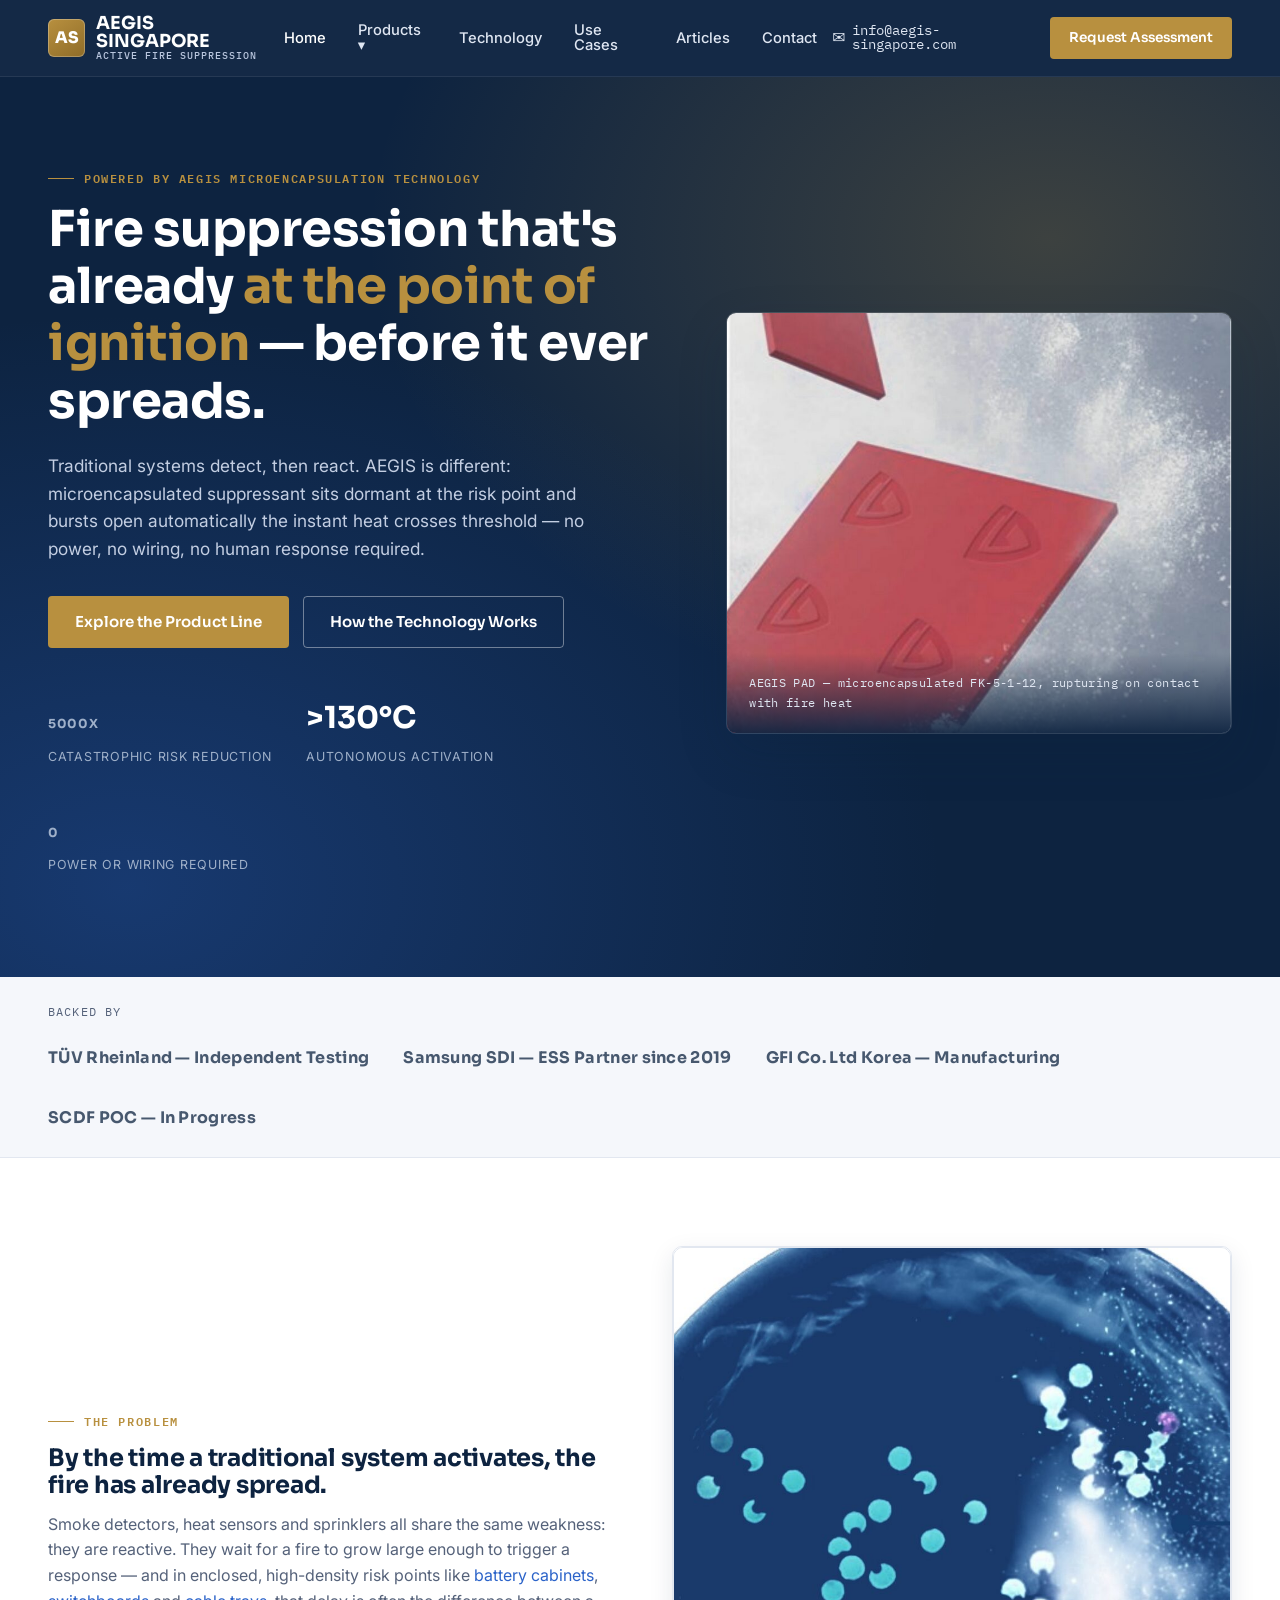
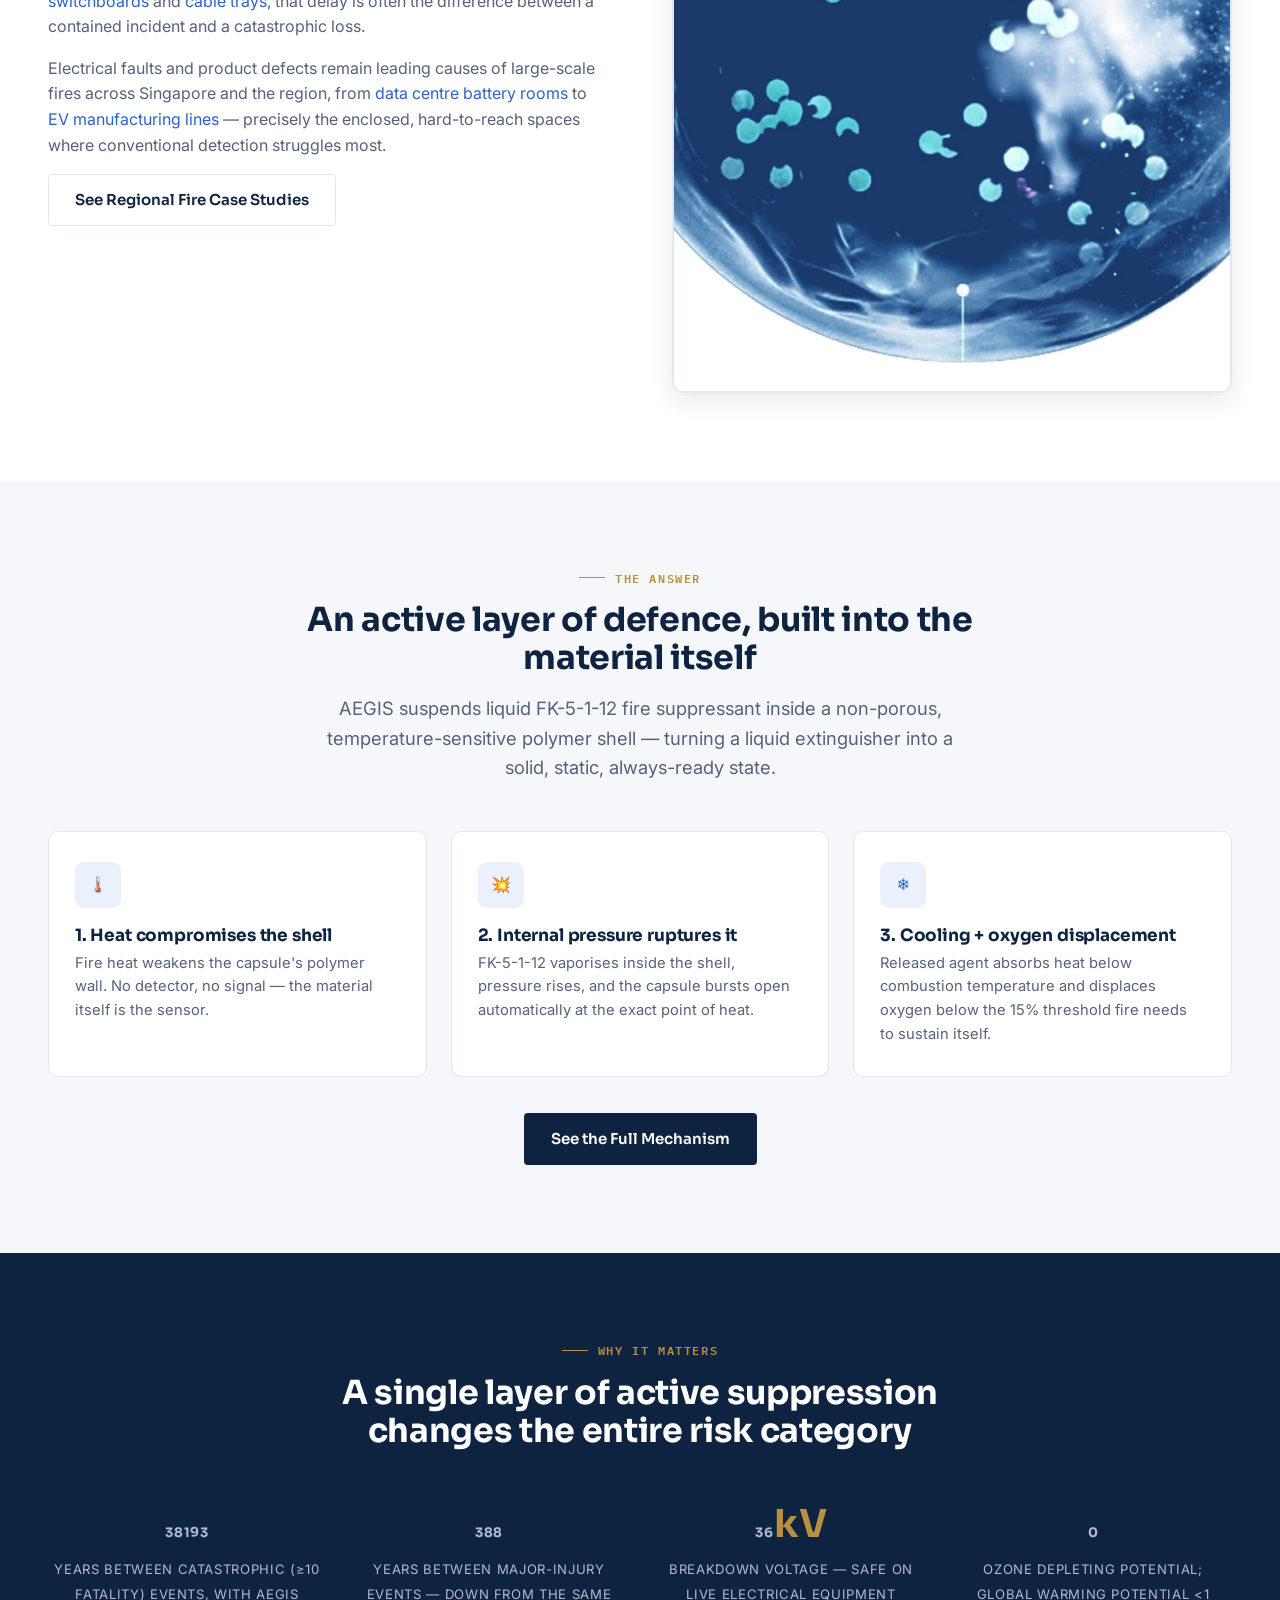
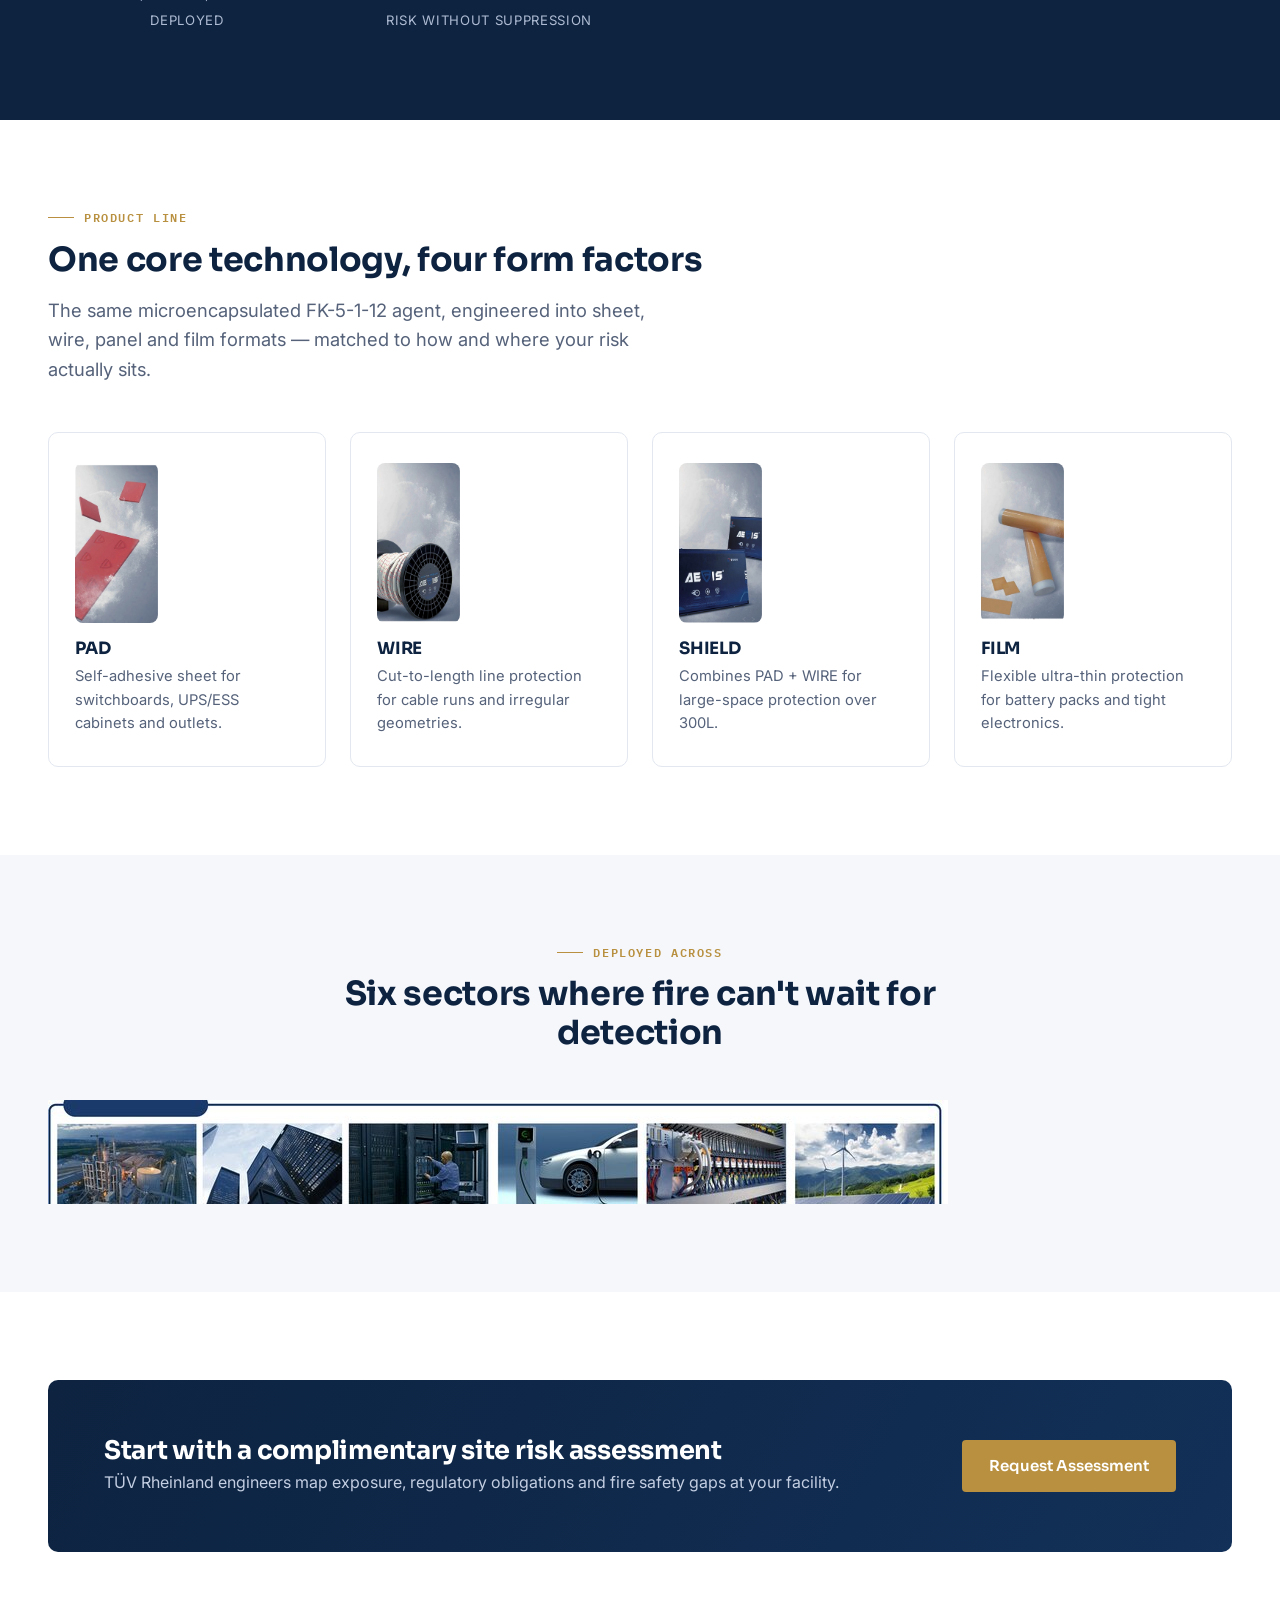
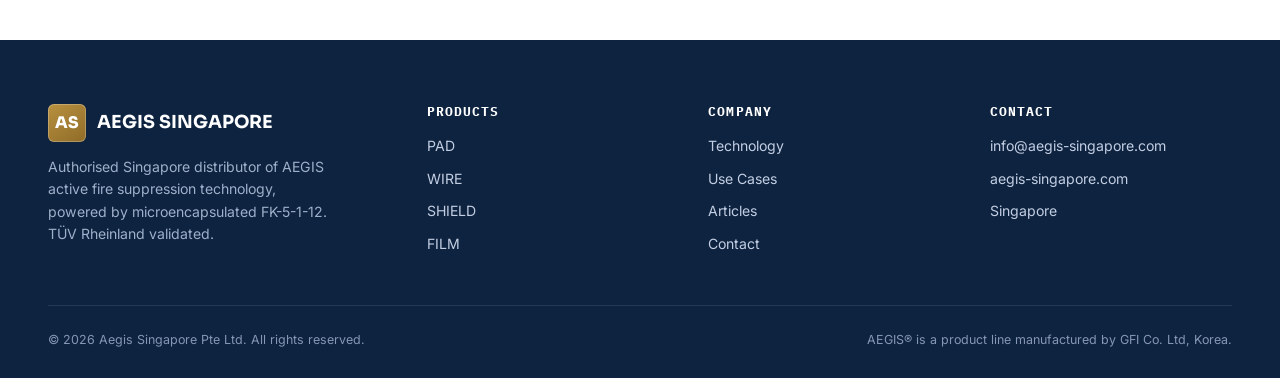
<file: index.html>
<!DOCTYPE html>
<html lang="en">
<head>
<meta charset="UTF-8">
<meta name="viewport" content="width=device-width, initial-scale=1.0">
<title>Aegis Singapore | Active Fire Suppression Technology, Not Just Detection</title>
<meta name="description" content="Aegis Singapore distributes AEGIS active fire suppression technology — microencapsulated FK-5-1-12 that extinguishes fires at the point of ignition, before they spread. Serving ESS, data centres, EVs and industrial facilities across Singapore and Southeast Asia.">
<meta name="keywords" content="active fire suppression Singapore, AEGIS microcapsule, FK-5-1-12 fire suppression, ESS fire safety, data centre fire suppression, EV battery fire prevention, passive fire protection Singapore, TÜV Rheinland fire safety">
<link rel="canonical" href="https://aegis-singapore.com/">
<meta property="og:type" content="website">
<meta property="og:title" content="Aegis Singapore | Active Fire Suppression Technology">
<meta property="og:description" content="Microencapsulated fire suppression that activates at the point of ignition — before fire ever spreads. TÜV Rheinland validated. Deployed with Samsung SDI since 2019.">
<meta property="og:url" content="https://aegis-singapore.com/">
<meta name="robots" content="index, follow">
<link rel="preconnect" href="https://fonts.googleapis.com">
<link href="https://fonts.googleapis.com/css2?family=Sora:wght@500;600;700;800&family=Inter:wght@400;500;600&family=IBM+Plex+Mono:wght@500;600&display=swap" rel="stylesheet">
<link rel="stylesheet" href="assets/css/style.css">
<script type="application/ld+json">
{
  "@context": "https://schema.org",
  "@type": "Organization",
  "name": "Aegis Singapore Pte Ltd",
  "url": "https://aegis-singapore.com",
  "email": "info@aegis-singapore.com",
  "description": "Authorised Singapore distributor of AEGIS active fire suppression technology, powered by microencapsulated FK-5-1-12.",
  "areaServed": "Singapore, Southeast Asia",
  "sameAs": []
}
</script>
</head>
<body>

<header class="site-header">
  <div class="header-inner">
    <a href="index.html" class="brand">
      <span class="brand-mark">AS</span>
      <span>AEGIS SINGAPORE<small>Active Fire Suppression</small></span>
    </a>
    <nav class="main-nav">
      <ul>
        <li><a href="index.html" class="nav-link active">Home</a></li>
        <li class="has-dropdown">
          <a href="products.html" class="nav-link">Products ▾</a>
          <div class="dropdown">
            <a href="products.html#pad"><strong>PAD</strong><span>Self-activating sheet for panels &amp; enclosures</span></a>
            <a href="products.html#wire"><strong>WIRE</strong><span>Linear protection for irregular hazards</span></a>
            <a href="products.html#shield"><strong>SHIELD</strong><span>Large-space active detection &amp; suppression</span></a>
            <a href="products.html#film"><strong>FILM</strong><span>Ultra-thin protection for tight spaces</span></a>
          </div>
        </li>
        <li><a href="technology.html" class="nav-link">Technology</a></li>
        <li><a href="use-cases.html" class="nav-link">Use Cases</a></li>
        <li><a href="articles.html" class="nav-link">Articles</a></li>
        <li><a href="contact.html" class="nav-link">Contact</a></li>
      </ul>
    </nav>
    <div class="header-cta">
      <a class="tel-link" href="mailto:info@aegis-singapore.com">info@aegis-singapore.com</a>
      <a href="contact.html" class="btn btn-gold btn-sm">Request Assessment</a>
      <button class="menu-toggle" aria-label="Toggle menu">☰</button>
    </div>
  </div>
</header>

<!-- HERO -->
<section class="hero">
  <div class="container hero-grid">
    <div>
      <div class="eyebrow">Powered by AEGIS Microencapsulation Technology</div>
      <h1>Fire suppression that's already <em>at the point of ignition</em> — before it ever spreads.</h1>
      <p class="lede">Traditional systems detect, then react. AEGIS is different: microencapsulated suppressant sits dormant at the risk point and bursts open automatically the instant heat crosses threshold — no power, no wiring, no human response required.</p>
      <div class="hero-actions">
        <a href="products.html" class="btn btn-gold">Explore the Product Line</a>
        <a href="technology.html" class="btn btn-ghost-light">How the Technology Works</a>
      </div>
      <div class="hero-stats">
        <div class="stat"><b><span data-count="5000" data-suffix="x">0</span></b><span>Catastrophic risk reduction</span></div>
        <div class="stat"><b>&gt;130°C</b><span>Autonomous activation</span></div>
        <div class="stat"><b><span data-count="0">0</span></b><span>Power or wiring required</span></div>
      </div>
    </div>
    <div class="hero-visual">
      <div class="tri-panel">
        <img src="assets/images/pad_hero.jpg" alt="AEGIS PAD microcapsule fire suppression sheet bursting open on contact with heat" loading="eager">
        <div class="tri-caption">AEGIS PAD — microencapsulated FK-5-1-12, rupturing on contact with fire heat</div>
      </div>
    </div>
  </div>
</section>

<div class="trust-bar">
  <div class="container">
    <span class="trust-label">Backed by</span>
    <div class="trust-marks">
      <span>TÜV Rheinland — Independent Testing</span>
      <span>Samsung SDI — ESS Partner since 2019</span>
      <span>GFI Co. Ltd Korea — Manufacturing</span>
      <span>SCDF POC — In Progress</span>
    </div>
  </div>
</div>

<!-- PROBLEM -->
<section>
  <div class="container">
    <div class="split">
      <div class="reveal">
        <div class="eyebrow">The Problem</div>
        <h2>By the time a traditional system activates, the fire has already spread.</h2>
        <p>Smoke detectors, heat sensors and sprinklers all share the same weakness: they are reactive. They wait for a fire to grow large enough to trigger a response — and in enclosed, high-density risk points like <a href="products.html#shield">battery cabinets</a>, <a href="products.html#pad">switchboards</a> and <a href="products.html#wire">cable trays</a>, that delay is often the difference between a contained incident and a catastrophic loss.</p>
        <p>Electrical faults and product defects remain leading causes of large-scale fires across Singapore and the region, from <a href="articles/singapore-data-center-fire.html">data centre battery rooms</a> to <a href="articles/malaysia-ev-factory-fire.html">EV manufacturing lines</a> — precisely the enclosed, hard-to-reach spaces where conventional detection struggles most.</p>
        <a href="articles.html" class="btn btn-ghost">See Regional Fire Case Studies</a>
      </div>
      <div class="reveal">
        <div class="imgwrap">
          <img src="assets/images/microcapsule.jpg" alt="Cross-section illustration of AEGIS microcapsules containing FK-5-1-12 fire suppressant">
        </div>
      </div>
    </div>
  </div>
</section>

<!-- HOW IT WORKS -->
<section style="background:var(--mist);">
  <div class="container">
    <div class="section-head center">
      <div class="eyebrow" style="justify-content:center;">The Answer</div>
      <h2>An active layer of defence, built into the material itself</h2>
      <p class="lede" style="margin:0 auto;">AEGIS suspends liquid FK-5-1-12 fire suppressant inside a non-porous, temperature-sensitive polymer shell — turning a liquid extinguisher into a solid, static, always-ready state.</p>
    </div>
    <div class="grid grid-3">
      <div class="card reveal">
        <div class="icn">🌡️</div>
        <h3>1. Heat compromises the shell</h3>
        <p>Fire heat weakens the capsule's polymer wall. No detector, no signal — the material itself is the sensor.</p>
      </div>
      <div class="card reveal">
        <div class="icn">💥</div>
        <h3>2. Internal pressure ruptures it</h3>
        <p>FK-5-1-12 vaporises inside the shell, pressure rises, and the capsule bursts open automatically at the exact point of heat.</p>
      </div>
      <div class="card reveal">
        <div class="icn">❄️</div>
        <h3>3. Cooling + oxygen displacement</h3>
        <p>Released agent absorbs heat below combustion temperature and displaces oxygen below the 15% threshold fire needs to sustain itself.</p>
      </div>
    </div>
    <div style="text-align:center; margin-top:36px;">
      <a href="technology.html" class="btn btn-primary">See the Full Mechanism</a>
    </div>
  </div>
</section>

<!-- STATS BAND -->
<section class="stats-band">
  <div class="container">
    <div class="section-head center" style="margin-bottom:44px;">
      <div class="eyebrow" style="justify-content:center; color:var(--gold);">Why It Matters</div>
      <h2 style="color:#fff;">A single layer of active suppression changes the entire risk category</h2>
    </div>
    <div class="grid grid-4">
      <div class="reveal"><b><span data-count="50068">0</span></b><span>Years between catastrophic (≥10 fatality) events, with AEGIS deployed</span></div>
      <div class="reveal"><b><span data-count="509">0</span></b><span>Years between major-injury events — down from the same risk without suppression</span></div>
      <div class="reveal"><b><span data-count="48">0</span>kV</b><span>Breakdown voltage — safe on live electrical equipment</span></div>
      <div class="reveal"><b><span data-count="0">0</span></b><span>Ozone depleting potential; global warming potential &lt;1</span></div>
    </div>
  </div>
</section>

<!-- PRODUCTS PREVIEW -->
<section>
  <div class="container">
    <div class="section-head">
      <div class="eyebrow">Product Line</div>
      <h2>One core technology, four form factors</h2>
      <p class="lede">The same microencapsulated FK-5-1-12 agent, engineered into sheet, wire, panel and film formats — matched to how and where your risk actually sits.</p>
    </div>
    <div class="grid grid-4">
      <div class="card reveal">
        <img src="assets/images/pad_hero.jpg" alt="AEGIS PAD product" style="border-radius:8px; margin-bottom:16px; height:160px; object-fit:cover;">
        <h3>PAD</h3>
        <p>Self-adhesive sheet for switchboards, UPS/ESS cabinets and outlets.</p>
      </div>
      <div class="card reveal">
        <img src="assets/images/wire_hero.jpg" alt="AEGIS WIRE product" style="border-radius:8px; margin-bottom:16px; height:160px; object-fit:cover;">
        <h3>WIRE</h3>
        <p>Cut-to-length line protection for cable runs and irregular geometries.</p>
      </div>
      <div class="card reveal">
        <img src="assets/images/shield_hero.jpg" alt="AEGIS SHIELD product" style="border-radius:8px; margin-bottom:16px; height:160px; object-fit:cover;">
        <h3>SHIELD</h3>
        <p>Combines PAD + WIRE for large-space protection over 300L.</p>
      </div>
      <div class="card reveal">
        <img src="assets/images/film_hero.jpg" alt="AEGIS FILM product" style="border-radius:8px; margin-bottom:16px; height:160px; object-fit:cover;">
        <h3>FILM</h3>
        <p>Flexible ultra-thin protection for battery packs and tight electronics.</p>
      </div>
    </div>
  </div>
</section>

<!-- INDUSTRIES -->
<section style="background:var(--mist);">
  <div class="container">
    <div class="section-head center">
      <div class="eyebrow" style="justify-content:center;">Deployed Across</div>
      <h2>Six sectors where fire can't wait for detection</h2>
    </div>
    <div class="imgwrap reveal">
      <img src="assets/images/app_industries_row.jpg" alt="AEGIS deployed across industrial facilities, built environment, electronics and communications, transportation and logistics, electrical equipment, and ESS wind and solar power systems">
    </div>
  </div>
</section>

<!-- CTA -->
<section>
  <div class="container">
    <div class="cta-band reveal">
      <div>
        <h2>Start with a complimentary site risk assessment</h2>
        <p>TÜV Rheinland engineers map exposure, regulatory obligations and fire safety gaps at your facility.</p>
      </div>
      <a href="contact.html" class="btn btn-gold">Request Assessment</a>
    </div>
  </div>
</section>

<footer class="site-footer">
  <div class="container">
    <div class="footer-grid">
      <div class="footer-brand">
        <div class="brand" style="margin-bottom:14px;">
          <span class="brand-mark">AS</span>
          <span style="color:#fff;">AEGIS SINGAPORE</span>
        </div>
        <p>Authorised Singapore distributor of AEGIS active fire suppression technology, powered by microencapsulated FK-5-1-12. TÜV Rheinland validated.</p>
      </div>
      <div>
        <h4>Products</h4>
        <ul>
          <li><a href="products.html#pad">PAD</a></li>
          <li><a href="products.html#wire">WIRE</a></li>
          <li><a href="products.html#shield">SHIELD</a></li>
          <li><a href="products.html#film">FILM</a></li>
        </ul>
      </div>
      <div>
        <h4>Company</h4>
        <ul>
          <li><a href="technology.html">Technology</a></li>
          <li><a href="use-cases.html">Use Cases</a></li>
          <li><a href="articles.html">Articles</a></li>
          <li><a href="contact.html">Contact</a></li>
        </ul>
      </div>
      <div>
        <h4>Contact</h4>
        <ul>
          <li><a href="mailto:info@aegis-singapore.com">info@aegis-singapore.com</a></li>
          <li><a href="https://aegis-singapore.com">aegis-singapore.com</a></li>
          <li>Singapore</li>
        </ul>
      </div>
    </div>
    <div class="footer-bottom">
      <span>© 2026 Aegis Singapore Pte Ltd. All rights reserved.</span>
      <span>AEGIS® is a product line manufactured by GFI Co. Ltd, Korea.</span>
    </div>
  </div>
</footer>

<script src="assets/js/main.js"></script>
</body>
</html>
</file>
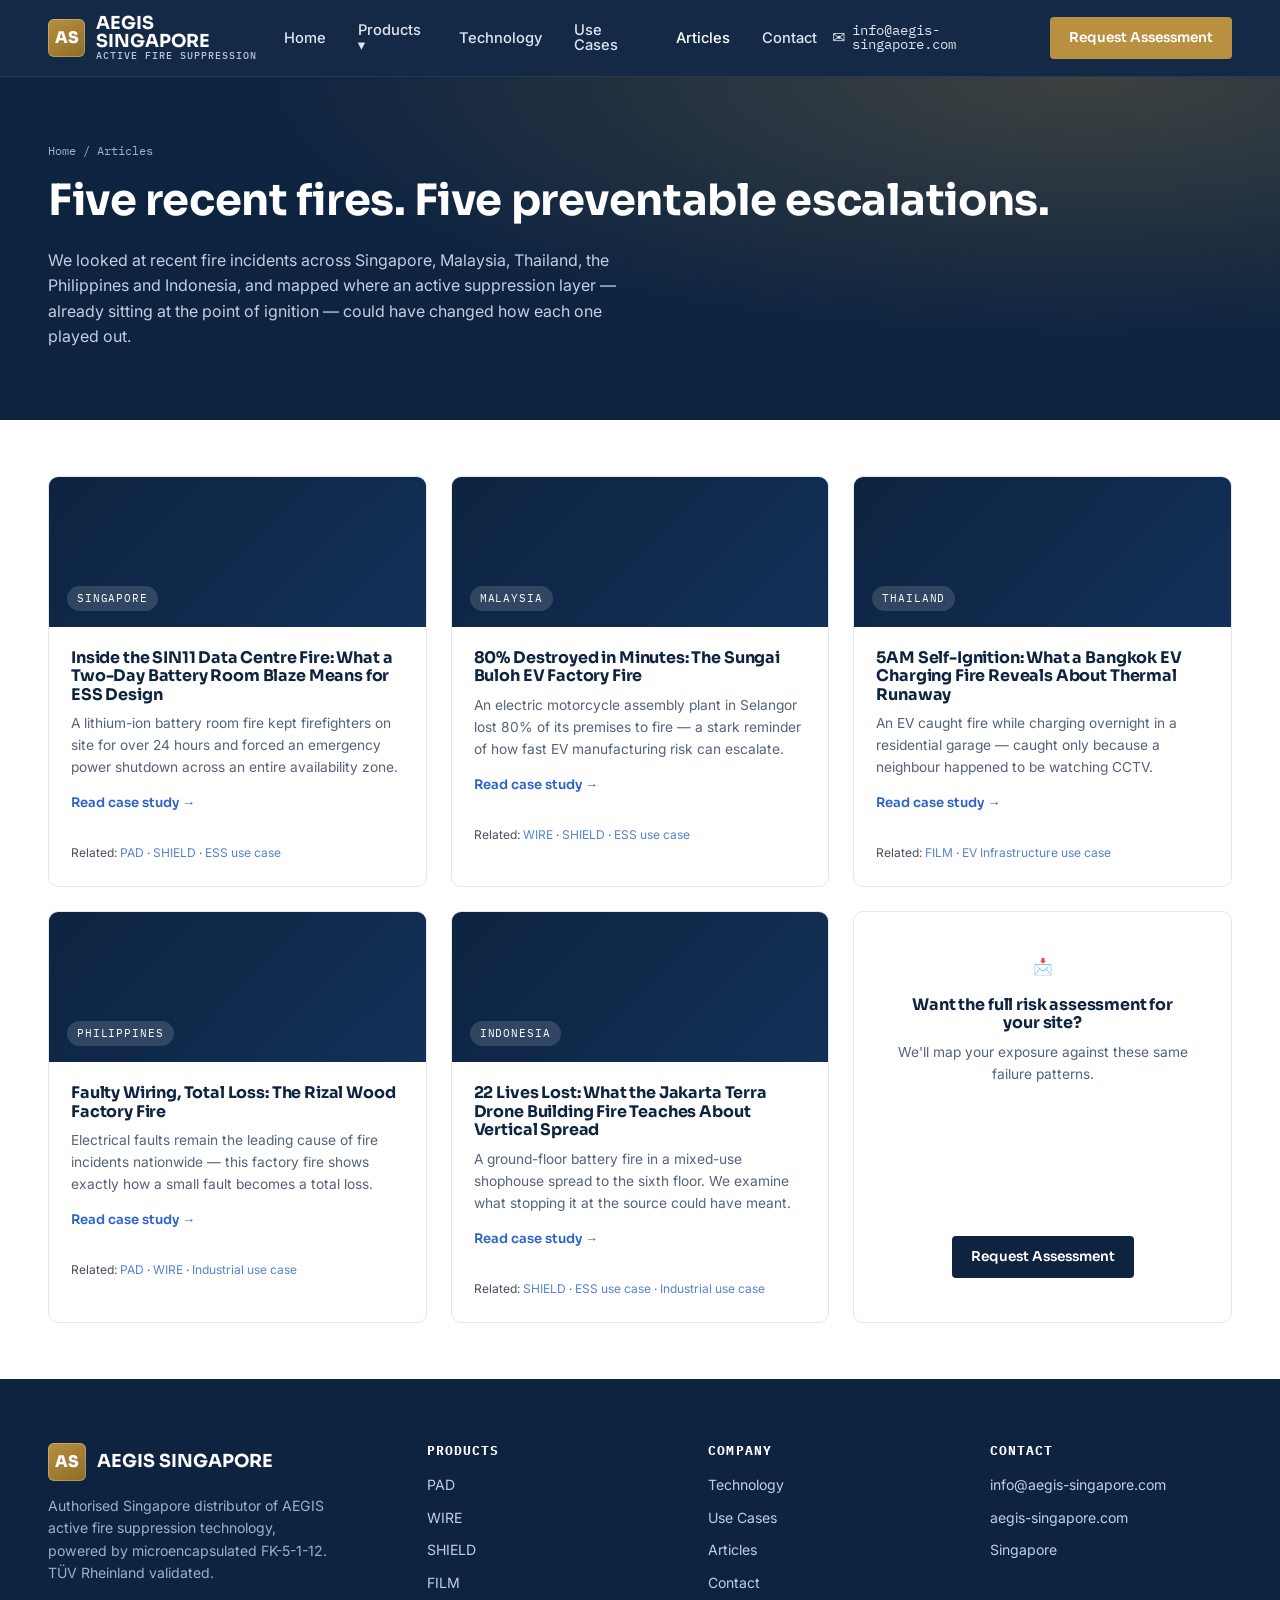
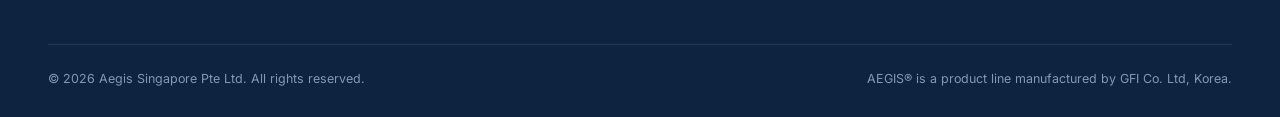
<file: articles.html>
<!DOCTYPE html>
<html lang="en">
<head>
<meta charset="UTF-8">
<meta name="viewport" content="width=device-width, initial-scale=1.0">
<title>Articles | Southeast Asia Fire Case Studies — Aegis Singapore</title>
<meta name="description" content="Five recent Southeast Asian fire incidents — Singapore, Malaysia, Thailand, the Philippines and Indonesia — analysed for how active AEGIS fire suppression could have reduced escalation or casualties.">
<meta name="keywords" content="Southeast Asia fire case studies, Singapore data centre fire, Malaysia factory fire, Thailand EV fire, Philippines electrical fire, Indonesia building fire">
<link rel="canonical" href="https://aegis-singapore.com/articles.html">
<link rel="preconnect" href="https://fonts.googleapis.com">
<link href="https://fonts.googleapis.com/css2?family=Sora:wght@500;600;700;800&family=Inter:wght@400;500;600&family=IBM+Plex+Mono:wght@500;600&display=swap" rel="stylesheet">
<link rel="stylesheet" href="assets/css/style.css">
</head>
<body>

<header class="site-header">
  <div class="header-inner">
    <a href="index.html" class="brand">
      <span class="brand-mark">AS</span>
      <span>AEGIS SINGAPORE<small>Active Fire Suppression</small></span>
    </a>
    <nav class="main-nav">
      <ul>
        <li><a href="index.html" class="nav-link">Home</a></li>
        <li class="has-dropdown">
          <a href="products.html" class="nav-link">Products ▾</a>
          <div class="dropdown">
            <a href="products.html#pad"><strong>PAD</strong><span>Self-activating sheet for panels &amp; enclosures</span></a>
            <a href="products.html#wire"><strong>WIRE</strong><span>Linear protection for irregular hazards</span></a>
            <a href="products.html#shield"><strong>SHIELD</strong><span>Large-space active detection &amp; suppression</span></a>
            <a href="products.html#film"><strong>FILM</strong><span>Ultra-thin protection for tight spaces</span></a>
          </div>
        </li>
        <li><a href="technology.html" class="nav-link">Technology</a></li>
        <li><a href="use-cases.html" class="nav-link">Use Cases</a></li>
        <li><a href="articles.html" class="nav-link active">Articles</a></li>
        <li><a href="contact.html" class="nav-link">Contact</a></li>
      </ul>
    </nav>
    <div class="header-cta">
      <a class="tel-link" href="mailto:info@aegis-singapore.com">info@aegis-singapore.com</a>
      <a href="contact.html" class="btn btn-gold btn-sm">Request Assessment</a>
      <button class="menu-toggle" aria-label="Toggle menu">☰</button>
    </div>
  </div>
</header>

<div class="page-banner">
  <div class="container">
    <div class="breadcrumb"><a href="index.html">Home</a> / Articles</div>
    <h1>Five recent fires. Five preventable escalations.</h1>
    <p>We looked at recent fire incidents across Singapore, Malaysia, Thailand, the Philippines and Indonesia, and mapped where an active suppression layer — already sitting at the point of ignition — could have changed how each one played out.</p>
  </div>
</div>

<section class="section-tight">
  <div class="container">
    <div class="grid grid-3">

      <div class="article-list-card reveal">
        <a href="articles/singapore-data-center-fire.html" style="color:inherit; text-decoration:none; display:block;">
          <div class="thumb"><span class="flag">Singapore</span></div>
          <div class="body">
            <h3>Inside the SIN11 Data Centre Fire: What a Two-Day Battery Room Blaze Means for ESS Design</h3>
            <p>A lithium-ion battery room fire kept firefighters on site for over 24 hours and forced an emergency power shutdown across an entire availability zone.</p>
            <span class="rm">Read case study →</span>
          </div>
        </a>
        <div class="body" style="padding-top:0;">
          <div style="margin-top:6px; font-size:12px; opacity:.8;">Related: <a href="products.html#pad">PAD</a> · <a href="products.html#shield">SHIELD</a> · <a href="use-cases.html#ess">ESS use case</a></div>
        </div>
      </div>

      <div class="article-list-card reveal">
        <a href="articles/malaysia-ev-factory-fire.html" style="color:inherit; text-decoration:none; display:block;">
          <div class="thumb"><span class="flag">Malaysia</span></div>
          <div class="body">
            <h3>80% Destroyed in Minutes: The Sungai Buloh EV Factory Fire</h3>
            <p>An electric motorcycle assembly plant in Selangor lost 80% of its premises to fire — a stark reminder of how fast EV manufacturing risk can escalate.</p>
            <span class="rm">Read case study →</span>
          </div>
        </a>
        <div class="body" style="padding-top:0;">
          <div style="margin-top:6px; font-size:12px; opacity:.8;">Related: <a href="products.html#wire">WIRE</a> · <a href="products.html#shield">SHIELD</a> · <a href="use-cases.html#ess">ESS use case</a></div>
        </div>
      </div>

      <div class="article-list-card reveal">
        <a href="articles/thailand-ev-charging-fire.html" style="color:inherit; text-decoration:none; display:block;">
          <div class="thumb"><span class="flag">Thailand</span></div>
          <div class="body">
            <h3>5AM Self-Ignition: What a Bangkok EV Charging Fire Reveals About Thermal Runaway</h3>
            <p>An EV caught fire while charging overnight in a residential garage — caught only because a neighbour happened to be watching CCTV.</p>
            <span class="rm">Read case study →</span>
          </div>
        </a>
        <div class="body" style="padding-top:0;">
          <div style="margin-top:6px; font-size:12px; opacity:.8;">Related: <a href="products.html#film">FILM</a> · <a href="use-cases.html#ev-infrastructure">EV Infrastructure use case</a></div>
        </div>
      </div>

      <div class="article-list-card reveal">
        <a href="articles/philippines-factory-electrical-fire.html" style="color:inherit; text-decoration:none; display:block;">
          <div class="thumb"><span class="flag">Philippines</span></div>
          <div class="body">
            <h3>Faulty Wiring, Total Loss: The Rizal Wood Factory Fire</h3>
            <p>Electrical faults remain the leading cause of fire incidents nationwide — this factory fire shows exactly how a small fault becomes a total loss.</p>
            <span class="rm">Read case study →</span>
          </div>
        </a>
        <div class="body" style="padding-top:0;">
          <div style="margin-top:6px; font-size:12px; opacity:.8;">Related: <a href="products.html#pad">PAD</a> · <a href="products.html#wire">WIRE</a> · <a href="use-cases.html#industrial">Industrial use case</a></div>
        </div>
      </div>

      <div class="article-list-card reveal">
        <a href="articles/indonesia-building-fire.html" style="color:inherit; text-decoration:none; display:block;">
          <div class="thumb"><span class="flag">Indonesia</span></div>
          <div class="body">
            <h3>22 Lives Lost: What the Jakarta Terra Drone Building Fire Teaches About Vertical Spread</h3>
            <p>A ground-floor battery fire in a mixed-use shophouse spread to the sixth floor. We examine what stopping it at the source could have meant.</p>
            <span class="rm">Read case study →</span>
          </div>
        </a>
        <div class="body" style="padding-top:0;">
          <div style="margin-top:6px; font-size:12px; opacity:.8;">Related: <a href="products.html#shield">SHIELD</a> · <a href="use-cases.html#ess">ESS use case</a> · <a href="use-cases.html#industrial">Industrial use case</a></div>
        </div>
      </div>

      <div class="article-list-card reveal" style="justify-content:center; align-items:center; text-align:center; padding:20px;">
        <div class="body" style="align-items:center; text-align:center;">
          <div class="icn" style="margin:0 auto 16px;">📩</div>
          <h3>Want the full risk assessment for your site?</h3>
          <p>We'll map your exposure against these same failure patterns.</p>
          <a href="../contact.html" class="btn btn-primary btn-sm" style="margin-top:auto;">Request Assessment</a>
        </div>
      </div>

    </div>
  </div>
</section>

<footer class="site-footer">
  <div class="container">
    <div class="footer-grid">
      <div class="footer-brand">
        <div class="brand" style="margin-bottom:14px;">
          <span class="brand-mark">AS</span>
          <span style="color:#fff;">AEGIS SINGAPORE</span>
        </div>
        <p>Authorised Singapore distributor of AEGIS active fire suppression technology, powered by microencapsulated FK-5-1-12. TÜV Rheinland validated.</p>
      </div>
      <div>
        <h4>Products</h4>
        <ul>
          <li><a href="products.html#pad">PAD</a></li>
          <li><a href="products.html#wire">WIRE</a></li>
          <li><a href="products.html#shield">SHIELD</a></li>
          <li><a href="products.html#film">FILM</a></li>
        </ul>
      </div>
      <div>
        <h4>Company</h4>
        <ul>
          <li><a href="technology.html">Technology</a></li>
          <li><a href="use-cases.html">Use Cases</a></li>
          <li><a href="articles.html">Articles</a></li>
          <li><a href="contact.html">Contact</a></li>
        </ul>
      </div>
      <div>
        <h4>Contact</h4>
        <ul>
          <li><a href="mailto:info@aegis-singapore.com">info@aegis-singapore.com</a></li>
          <li><a href="https://aegis-singapore.com">aegis-singapore.com</a></li>
          <li>Singapore</li>
        </ul>
      </div>
    </div>
    <div class="footer-bottom">
      <span>© 2026 Aegis Singapore Pte Ltd. All rights reserved.</span>
      <span>AEGIS® is a product line manufactured by GFI Co. Ltd, Korea.</span>
    </div>
  </div>
</footer>

<script src="assets/js/main.js"></script>
</body>
</html>
</file>
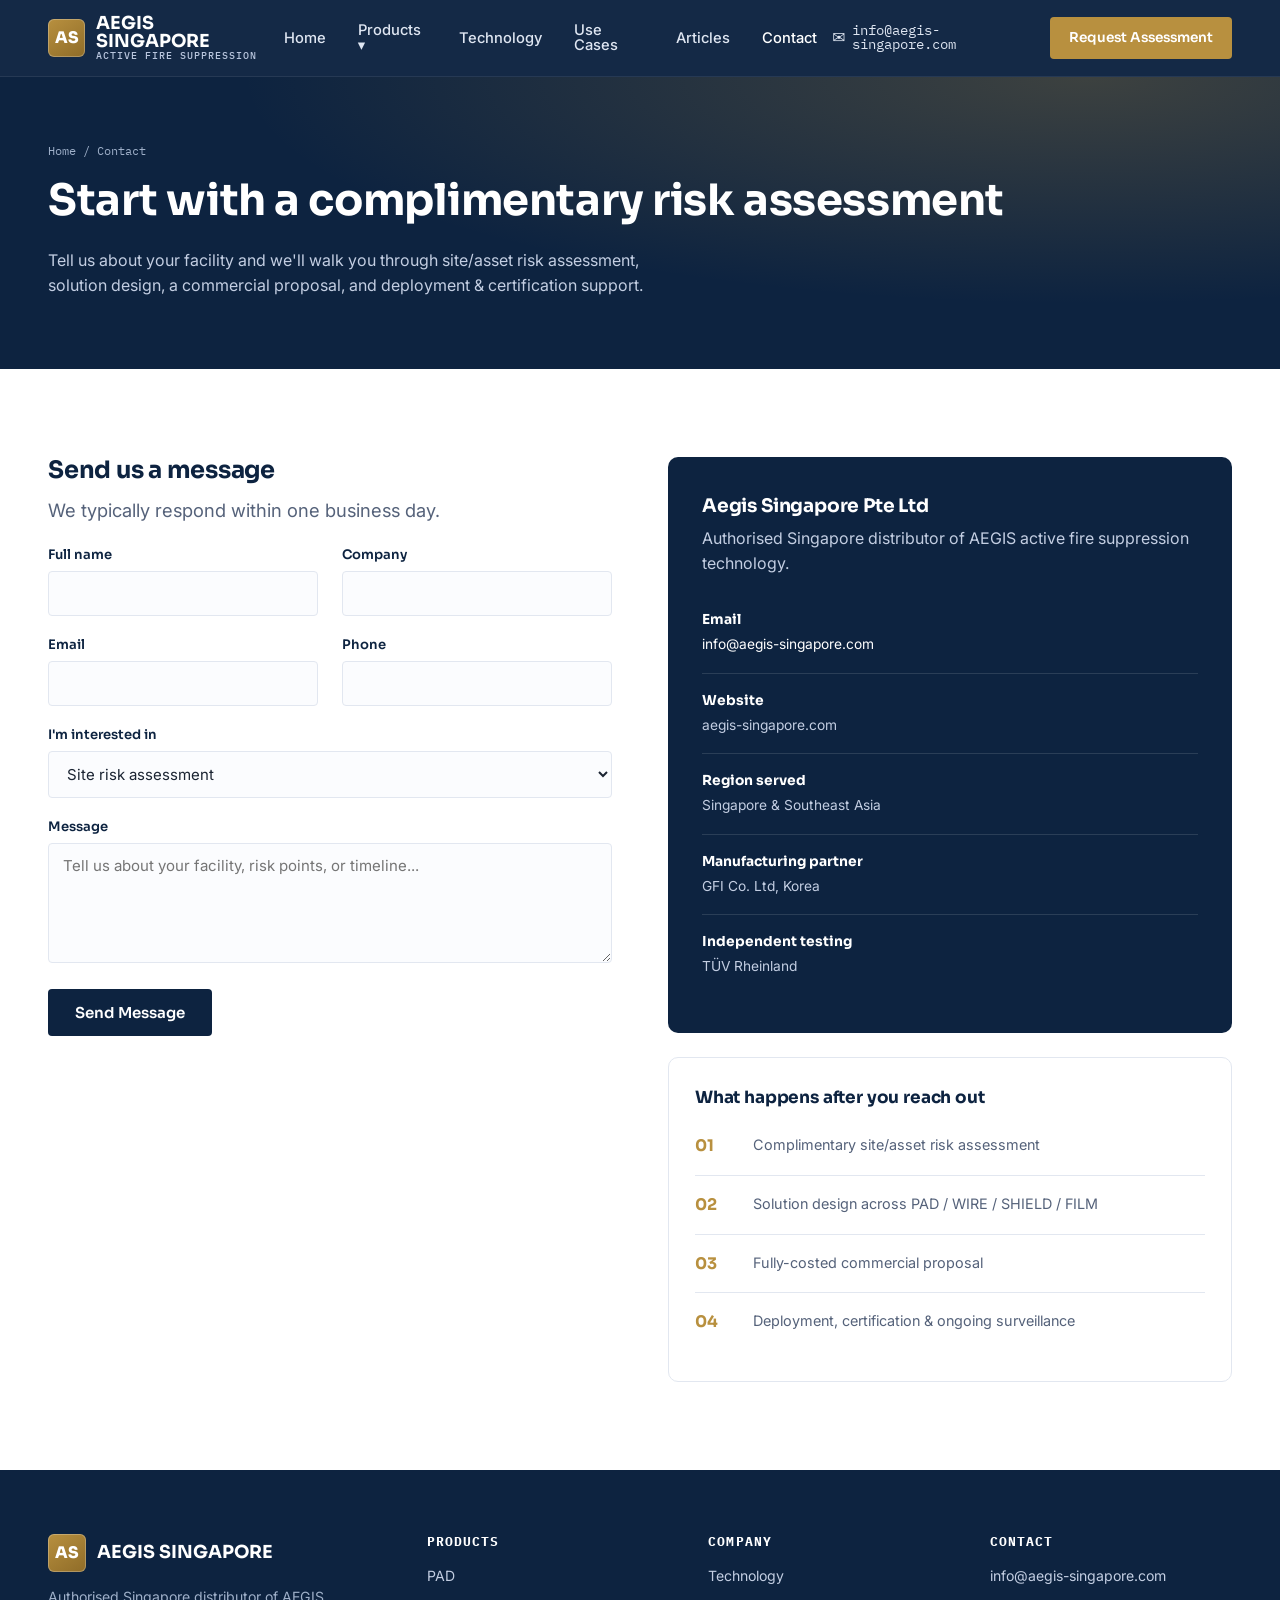
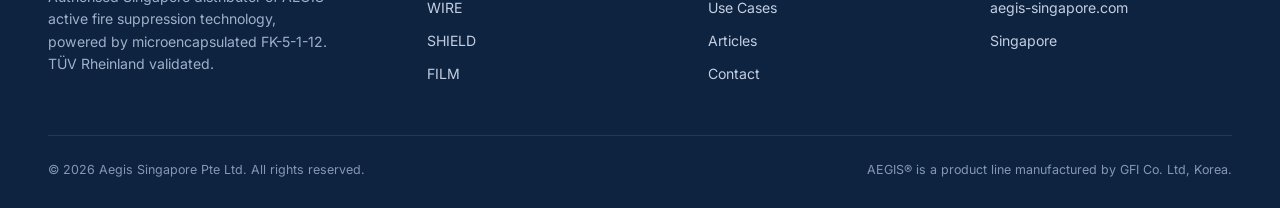
<file: contact.html>
<!DOCTYPE html>
<html lang="en">
<head>
<meta charset="UTF-8">
<meta name="viewport" content="width=device-width, initial-scale=1.0">
<title>Contact — Aegis Singapore</title>
<meta name="description" content="Get in touch with Aegis Singapore for a complimentary fire risk assessment, product recommendation, or distribution enquiry. info@aegis-singapore.com">
<link rel="canonical" href="https://aegis-singapore.com/contact.html">
<link rel="preconnect" href="https://fonts.googleapis.com">
<link href="https://fonts.googleapis.com/css2?family=Sora:wght@500;600;700;800&family=Inter:wght@400;500;600&family=IBM+Plex+Mono:wght@500;600&display=swap" rel="stylesheet">
<link rel="stylesheet" href="assets/css/style.css">
</head>
<body>

<header class="site-header">
  <div class="header-inner">
    <a href="index.html" class="brand">
      <span class="brand-mark">AS</span>
      <span>AEGIS SINGAPORE<small>Active Fire Suppression</small></span>
    </a>
    <nav class="main-nav">
      <ul>
        <li><a href="index.html" class="nav-link">Home</a></li>
        <li class="has-dropdown">
          <a href="products.html" class="nav-link">Products ▾</a>
          <div class="dropdown">
            <a href="products.html#pad"><strong>PAD</strong><span>Self-activating sheet for panels &amp; enclosures</span></a>
            <a href="products.html#wire"><strong>WIRE</strong><span>Linear protection for irregular hazards</span></a>
            <a href="products.html#shield"><strong>SHIELD</strong><span>Large-space active detection &amp; suppression</span></a>
            <a href="products.html#film"><strong>FILM</strong><span>Ultra-thin protection for tight spaces</span></a>
          </div>
        </li>
        <li><a href="technology.html" class="nav-link">Technology</a></li>
        <li><a href="use-cases.html" class="nav-link">Use Cases</a></li>
        <li><a href="articles.html" class="nav-link">Articles</a></li>
        <li><a href="contact.html" class="nav-link active">Contact</a></li>
      </ul>
    </nav>
    <div class="header-cta">
      <a class="tel-link" href="mailto:info@aegis-singapore.com">info@aegis-singapore.com</a>
      <a href="contact.html" class="btn btn-gold btn-sm">Request Assessment</a>
      <button class="menu-toggle" aria-label="Toggle menu">☰</button>
    </div>
  </div>
</header>

<div class="page-banner">
  <div class="container">
    <div class="breadcrumb"><a href="index.html">Home</a> / Contact</div>
    <h1>Start with a complimentary risk assessment</h1>
    <p>Tell us about your facility and we'll walk you through site/asset risk assessment, solution design, a commercial proposal, and deployment &amp; certification support.</p>
  </div>
</div>

<section>
  <div class="container">
    <div class="contact-grid">
      <div class="reveal">
        <h2>Send us a message</h2>
        <p class="lede">We typically respond within one business day.</p>
        <form id="contact-form">
          <div class="grid grid-2">
            <div class="form-field">
              <label for="name">Full name</label>
              <input type="text" id="name" name="name" required>
            </div>
            <div class="form-field">
              <label for="company">Company</label>
              <input type="text" id="company" name="company">
            </div>
          </div>
          <div class="grid grid-2">
            <div class="form-field">
              <label for="email">Email</label>
              <input type="email" id="email" name="email" required>
            </div>
            <div class="form-field">
              <label for="phone">Phone</label>
              <input type="tel" id="phone" name="phone">
            </div>
          </div>
          <div class="form-field">
            <label for="interest">I'm interested in</label>
            <select id="interest" name="interest">
              <option>Site risk assessment</option>
              <option>Product recommendation (PAD / WIRE / SHIELD / FILM)</option>
              <option>ESS / battery module protection</option>
              <option>Distribution / partnership enquiry</option>
              <option>Something else</option>
            </select>
          </div>
          <div class="form-field">
            <label for="message">Message</label>
            <textarea id="message" name="message" placeholder="Tell us about your facility, risk points, or timeline..."></textarea>
          </div>
          <button type="submit" class="btn btn-primary">Send Message</button>
        </form>
      </div>

      <div class="reveal">
        <div class="contact-info-card">
          <h3>Aegis Singapore Pte Ltd</h3>
          <p style="color:#c3cee2;">Authorised Singapore distributor of AEGIS active fire suppression technology.</p>
          <div class="row">
            <div>
              <b>Email</b>
              <span><a href="mailto:info@aegis-singapore.com" style="color:#fff;">info@aegis-singapore.com</a></span>
            </div>
          </div>
          <div class="row">
            <div>
              <b>Website</b>
              <span>aegis-singapore.com</span>
            </div>
          </div>
          <div class="row">
            <div>
              <b>Region served</b>
              <span>Singapore &amp; Southeast Asia</span>
            </div>
          </div>
          <div class="row">
            <div>
              <b>Manufacturing partner</b>
              <span>GFI Co. Ltd, Korea</span>
            </div>
          </div>
          <div class="row">
            <div>
              <b>Independent testing</b>
              <span>TÜV Rheinland</span>
            </div>
          </div>
        </div>

        <div class="card" style="margin-top:24px;">
          <h3>What happens after you reach out</h3>
          <div class="steps" style="margin-top:10px;">
            <div class="step" style="grid-template-columns:36px 1fr; padding:16px 0;">
              <div class="step-num" style="font-size:1rem;">01</div>
              <div><p style="margin:0; font-size:.9rem;">Complimentary site/asset risk assessment</p></div>
            </div>
            <div class="step" style="grid-template-columns:36px 1fr; padding:16px 0;">
              <div class="step-num" style="font-size:1rem;">02</div>
              <div><p style="margin:0; font-size:.9rem;">Solution design across PAD / WIRE / SHIELD / FILM</p></div>
            </div>
            <div class="step" style="grid-template-columns:36px 1fr; padding:16px 0;">
              <div class="step-num" style="font-size:1rem;">03</div>
              <div><p style="margin:0; font-size:.9rem;">Fully-costed commercial proposal</p></div>
            </div>
            <div class="step" style="grid-template-columns:36px 1fr; padding:16px 0; border-bottom:none;">
              <div class="step-num" style="font-size:1rem;">04</div>
              <div><p style="margin:0; font-size:.9rem;">Deployment, certification &amp; ongoing surveillance</p></div>
            </div>
          </div>
        </div>
      </div>
    </div>
  </div>
</section>

<footer class="site-footer">
  <div class="container">
    <div class="footer-grid">
      <div class="footer-brand">
        <div class="brand" style="margin-bottom:14px;">
          <span class="brand-mark">AS</span>
          <span style="color:#fff;">AEGIS SINGAPORE</span>
        </div>
        <p>Authorised Singapore distributor of AEGIS active fire suppression technology, powered by microencapsulated FK-5-1-12. TÜV Rheinland validated.</p>
      </div>
      <div>
        <h4>Products</h4>
        <ul>
          <li><a href="products.html#pad">PAD</a></li>
          <li><a href="products.html#wire">WIRE</a></li>
          <li><a href="products.html#shield">SHIELD</a></li>
          <li><a href="products.html#film">FILM</a></li>
        </ul>
      </div>
      <div>
        <h4>Company</h4>
        <ul>
          <li><a href="technology.html">Technology</a></li>
          <li><a href="use-cases.html">Use Cases</a></li>
          <li><a href="articles.html">Articles</a></li>
          <li><a href="contact.html">Contact</a></li>
        </ul>
      </div>
      <div>
        <h4>Contact</h4>
        <ul>
          <li><a href="mailto:info@aegis-singapore.com">info@aegis-singapore.com</a></li>
          <li><a href="https://aegis-singapore.com">aegis-singapore.com</a></li>
          <li>Singapore</li>
        </ul>
      </div>
    </div>
    <div class="footer-bottom">
      <span>© 2026 Aegis Singapore Pte Ltd. All rights reserved.</span>
      <span>AEGIS® is a product line manufactured by GFI Co. Ltd, Korea.</span>
    </div>
  </div>
</footer>

<script src="assets/js/main.js"></script>
</body>
</html>
</file>
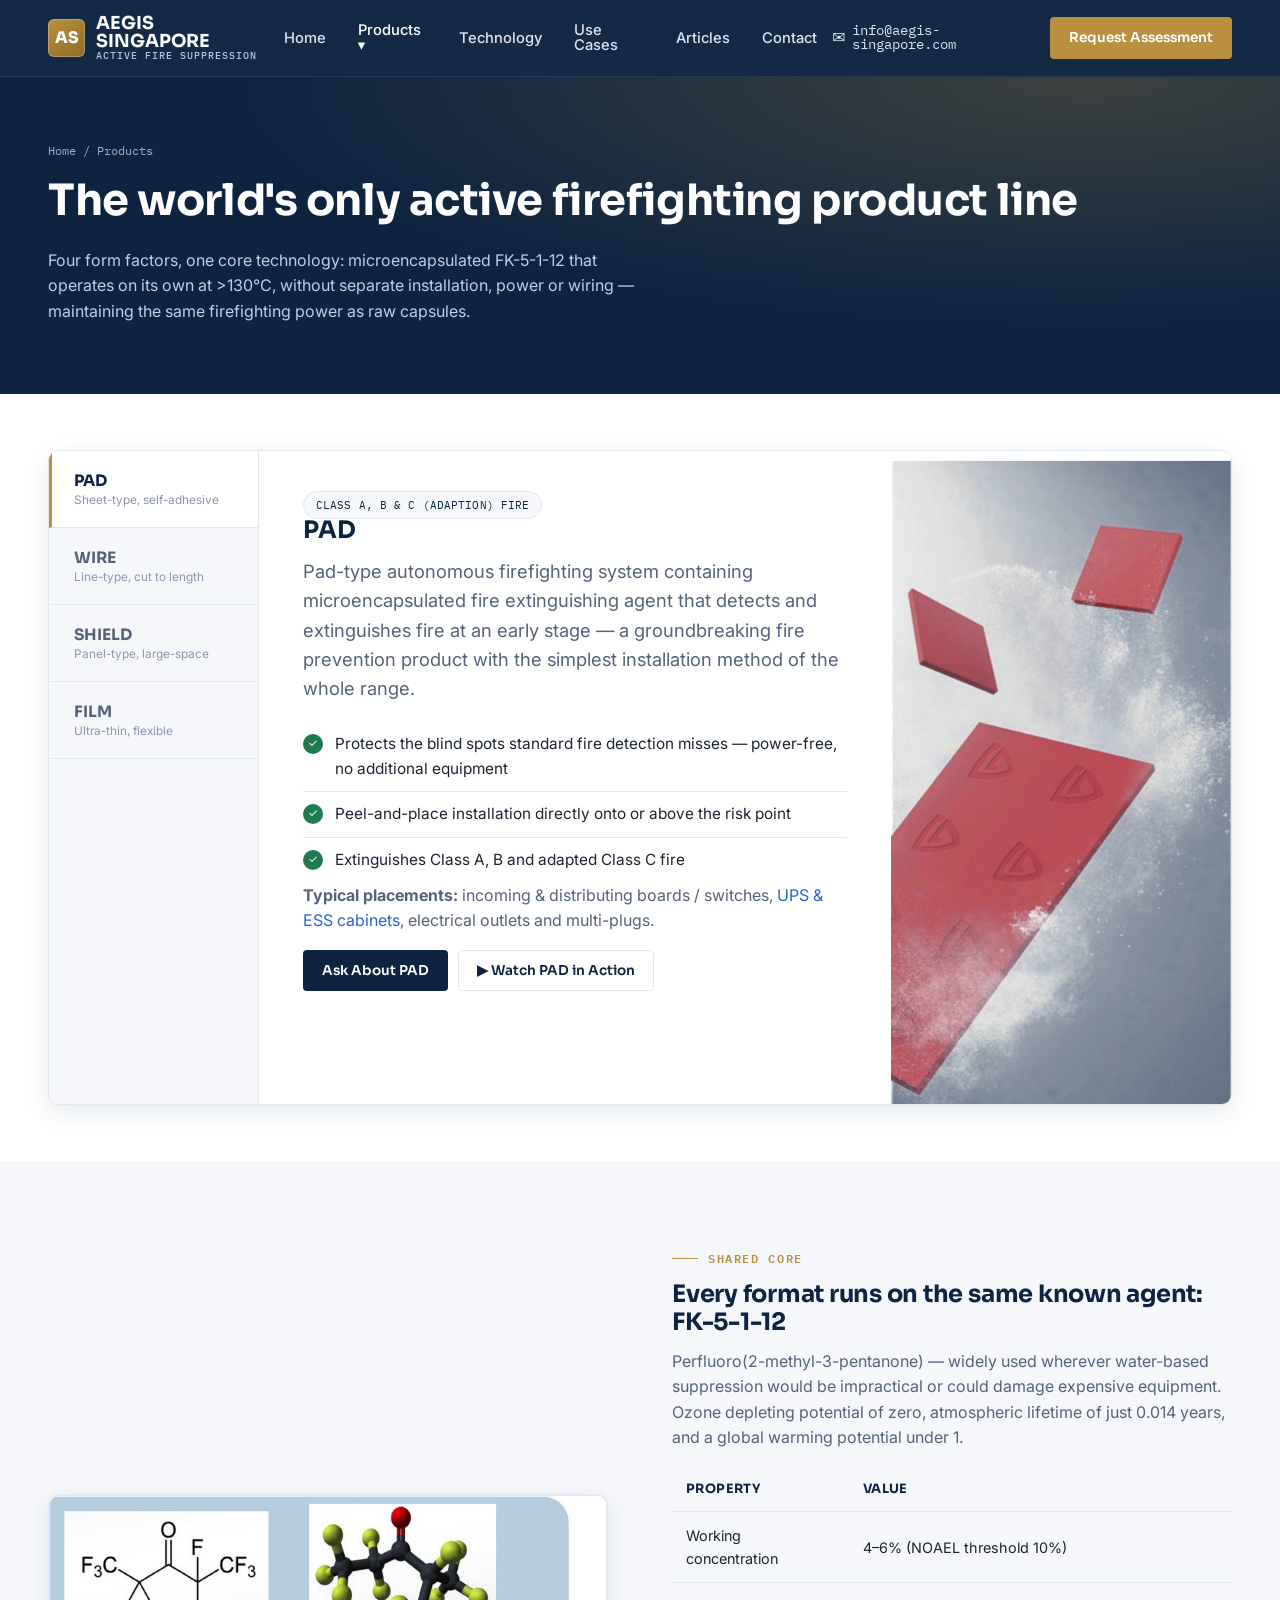
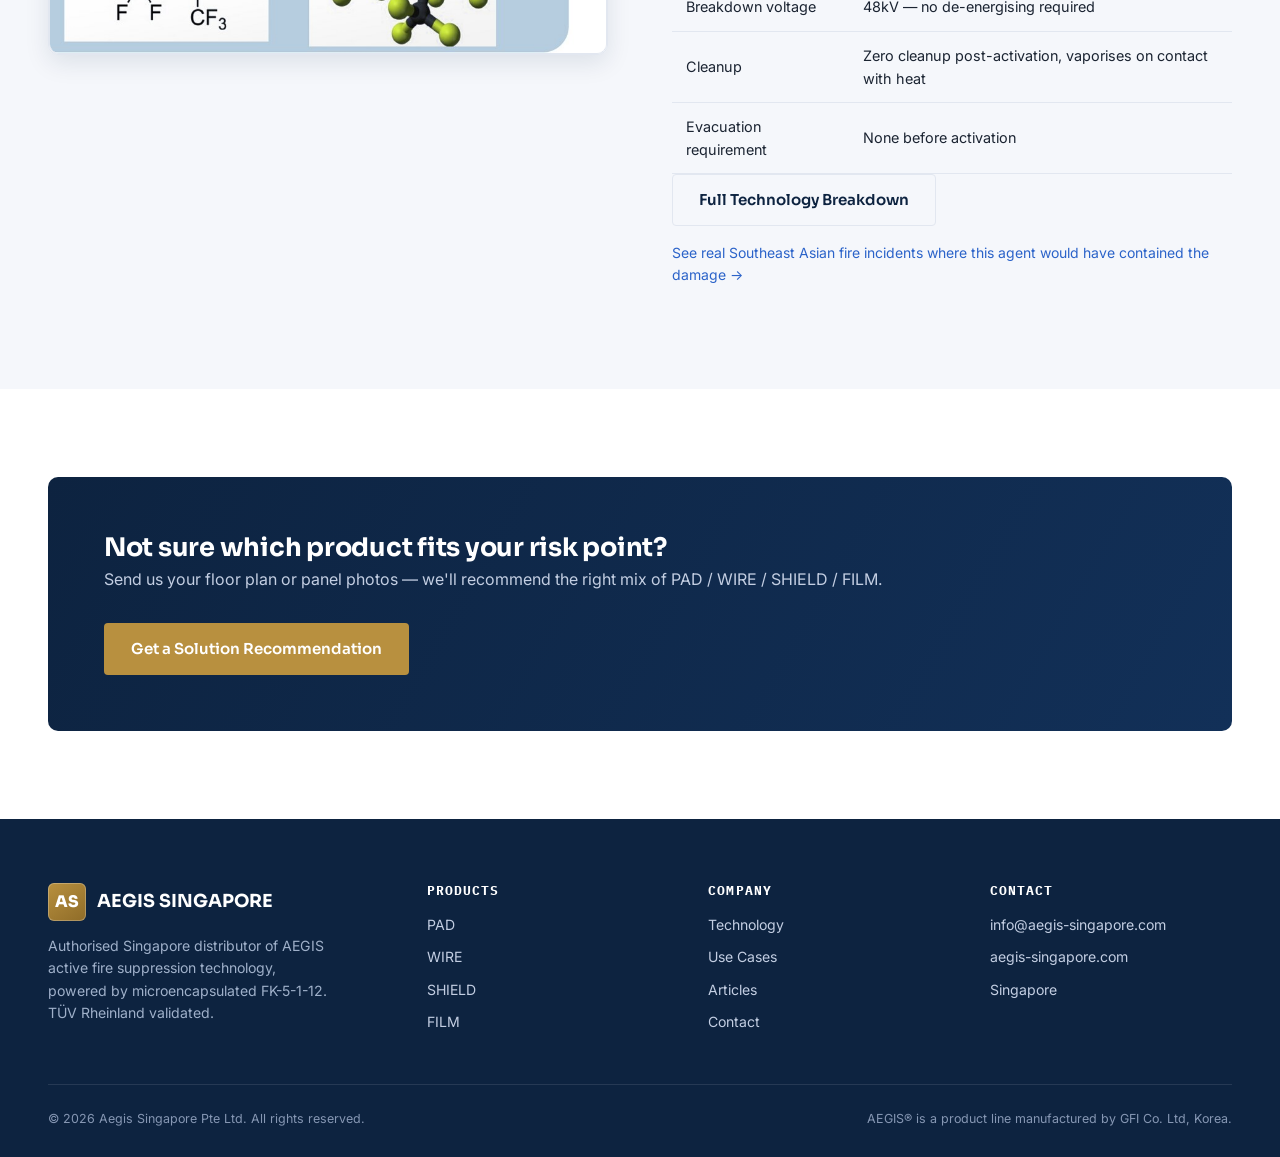
<file: products.html>
<!DOCTYPE html>
<html lang="en">
<head>
<meta charset="UTF-8">
<meta name="viewport" content="width=device-width, initial-scale=1.0">
<title>Products | PAD, WIRE, SHIELD &amp; FILM — Aegis Singapore</title>
<meta name="description" content="Explore the AEGIS active fire suppression product line: PAD, WIRE, SHIELD and FILM. Microencapsulated FK-5-1-12 in sheet, wire, panel and film form factors for panels, cabinets, ESS and electronics.">
<meta name="keywords" content="AEGIS PAD, AEGIS WIRE, AEGIS SHIELD, AEGIS FILM, fire suppression sheet, ESS fire protection, switchboard fire suppression Singapore">
<link rel="canonical" href="https://aegis-singapore.com/products.html">
<link rel="preconnect" href="https://fonts.googleapis.com">
<link href="https://fonts.googleapis.com/css2?family=Sora:wght@500;600;700;800&family=Inter:wght@400;500;600&family=IBM+Plex+Mono:wght@500;600&display=swap" rel="stylesheet">
<link rel="stylesheet" href="assets/css/style.css">
</head>
<body>

<header class="site-header">
  <div class="header-inner">
    <a href="index.html" class="brand">
      <span class="brand-mark">AS</span>
      <span>AEGIS SINGAPORE<small>Active Fire Suppression</small></span>
    </a>
    <nav class="main-nav">
      <ul>
        <li><a href="index.html" class="nav-link">Home</a></li>
        <li class="has-dropdown">
          <a href="products.html" class="nav-link active">Products ▾</a>
          <div class="dropdown">
            <a href="products.html#pad"><strong>PAD</strong><span>Self-activating sheet for panels &amp; enclosures</span></a>
            <a href="products.html#wire"><strong>WIRE</strong><span>Linear protection for irregular hazards</span></a>
            <a href="products.html#shield"><strong>SHIELD</strong><span>Large-space active detection &amp; suppression</span></a>
            <a href="products.html#film"><strong>FILM</strong><span>Ultra-thin protection for tight spaces</span></a>
          </div>
        </li>
        <li><a href="technology.html" class="nav-link">Technology</a></li>
        <li><a href="use-cases.html" class="nav-link">Use Cases</a></li>
        <li><a href="articles.html" class="nav-link">Articles</a></li>
        <li><a href="contact.html" class="nav-link">Contact</a></li>
      </ul>
    </nav>
    <div class="header-cta">
      <a class="tel-link" href="mailto:info@aegis-singapore.com">info@aegis-singapore.com</a>
      <a href="contact.html" class="btn btn-gold btn-sm">Request Assessment</a>
      <button class="menu-toggle" aria-label="Toggle menu">☰</button>
    </div>
  </div>
</header>

<div class="page-banner">
  <div class="container">
    <div class="breadcrumb"><a href="index.html">Home</a> / Products</div>
    <h1>The world's only active firefighting product line</h1>
    <p>Four form factors, one core technology: microencapsulated FK-5-1-12 that operates on its own at &gt;130°C, without separate installation, power or wiring — maintaining the same firefighting power as raw capsules.</p>
  </div>
</div>

<section class="section-tight">
  <div class="container">
    <div class="product-shelf">
      <div class="shelf-nav">
        <button class="active" data-target="panel-pad">PAD <span>Sheet-type, self-adhesive</span></button>
        <button data-target="panel-wire">WIRE <span>Line-type, cut to length</span></button>
        <button data-target="panel-shield">SHIELD <span>Panel-type, large-space</span></button>
        <button data-target="panel-film">FILM <span>Ultra-thin, flexible</span></button>
      </div>
      <div class="shelf-panels">

        <div class="shelf-panel active" id="panel-pad">
          <div class="shelf-copy">
            <span class="badge">Class A, B &amp; C (adaption) fire</span>
            <h3 id="pad">PAD</h3>
            <p class="lede">Pad-type autonomous firefighting system containing microencapsulated fire extinguishing agent that detects and extinguishes fire at an early stage — a groundbreaking fire prevention product with the simplest installation method of the whole range.</p>
            <ul class="check-list">
              <li><span class="tick">✓</span> Protects the blind spots standard fire detection misses — power-free, no additional equipment</li>
              <li><span class="tick">✓</span> Peel-and-place installation directly onto or above the risk point</li>
              <li><span class="tick">✓</span> Extinguishes Class A, B and adapted Class C fire</li>
            </ul>
            <p><strong>Typical placements:</strong> incoming &amp; distributing boards / switches, <a href="use-cases.html#ess">UPS &amp; ESS cabinets</a>, electrical outlets and multi-plugs.</p>
            <div class="btn-row">
              <a href="contact.html" class="btn btn-primary btn-sm">Ask About PAD</a>
              <a href="https://www.youtube.com/watch?v=uZt22-lKxxo" target="_blank" rel="noopener" class="btn btn-ghost btn-sm">▶ Watch PAD in Action</a>
            </div>
          </div>
          <div class="shelf-img"><img src="assets/images/pad_hero.jpg" alt="AEGIS PAD fire suppression sheet with microcapsule surface bursting on heat contact"></div>
        </div>

        <div class="shelf-panel" id="panel-wire">
          <div class="shelf-copy">
            <span class="badge">Adjustable length</span>
            <h3 id="wire">WIRE</h3>
            <p class="lede">A wire-type autonomous system where microcapsules are distributed along a line shape, so the full length sprays simultaneously when triggered — maximising extinguishing performance against irregular and amorphous fire hazards.</p>
            <ul class="check-list">
              <li><span class="tick">✓</span> Line-shape autonomous system, cut and routed to fit the object being protected</li>
              <li><span class="tick">✓</span> Built for irregular geometries standard sheet or panel formats can't follow</li>
              <li><span class="tick">✓</span> Simultaneous spray along the full protected run for high extinguishing power</li>
            </ul>
            <p><strong>Typical placements:</strong> incoming &amp; distributing boards, <a href="use-cases.html#ess">electricity storage facility racking</a>, construction facilities and underground culverts.</p>
            <div class="btn-row">
              <a href="contact.html" class="btn btn-primary btn-sm">Ask About WIRE</a>
              <a href="https://www.youtube.com/watch?v=eCkYjY5fPCw" target="_blank" rel="noopener" class="btn btn-ghost btn-sm">▶ Watch WIRE in Action</a>
            </div>
          </div>
          <div class="shelf-img"><img src="assets/images/wire_hero.jpg" alt="AEGIS WIRE fire suppression reel with microencapsulated fire extinguishing agent"></div>
        </div>

        <div class="shelf-panel" id="panel-shield">
          <div class="shelf-copy">
            <span class="badge">Protects &gt;300L spaces</span>
            <h3 id="shield">SHIELD</h3>
            <p class="lede">SHIELD combines the advantages of PAD and WIRE into a single panel-type product — actively detecting early fires and responding preemptively to suppress the spread of damage from large fires and social disasters at the source.</p>
            <ul class="check-list">
              <li><span class="tick">✓</span> All capsules burst simultaneously to extinguish the initial fire</li>
              <li><span class="tick">✓</span> Sized for the protection of large spaces exceeding 300 litres</li>
              <li><span class="tick">✓</span> Combines sheet and wire form factors for full-enclosure coverage</li>
            </ul>
            <p><strong>Typical placements:</strong> incoming &amp; distributing boards / switches, <a href="use-cases.html#industrial">communications server rooms and UPS</a>, electricity storage facilities.</p>
            <div class="btn-row">
              <a href="contact.html" class="btn btn-primary btn-sm">Ask About SHIELD</a>
              <a href="https://www.youtube.com/watch?v=uZt22-lKxxo" target="_blank" rel="noopener" class="btn btn-ghost btn-sm">▶ Watch SHIELD in Action</a>
            </div>
          </div>
          <div class="shelf-img"><img src="assets/images/shield_hero.jpg" alt="AEGIS SHIELD panel-type autonomous fire suppression unit"></div>
        </div>

        <div class="shelf-panel" id="panel-film">
          <div class="shelf-copy">
            <span class="badge">For the tightest spaces</span>
            <h3 id="film">FILM</h3>
            <p class="lede">FILM is applied very close to very small spaces, quickly detecting and extinguishing an initial fire. It's flexible and easy to control in thickness, so it can be fitted where sheet or panel formats simply won't.</p>
            <ul class="check-list">
              <li><span class="tick">✓</span> Film-type autonomous system containing microencapsulated fire extinguishing agent</li>
              <li><span class="tick">✓</span> Supplied in shapes suited to the customer's specific application</li>
              <li><span class="tick">✓</span> Thin and flexible enough for direct application inside compact assemblies</li>
            </ul>
            <p><strong>Typical placements:</strong> <a href="use-cases.html#ev-infrastructure">battery pack chargers</a>, electric wire bundles, and small enclosed spaces inside electronic assemblies.</p>
            <div class="btn-row">
              <a href="contact.html" class="btn btn-primary btn-sm">Ask About FILM</a>
              <a href="https://www.youtube.com/watch?v=8jkeO-DpLWg" target="_blank" rel="noopener" class="btn btn-ghost btn-sm">▶ Watch FILM in Action</a>
            </div>
          </div>
          <div class="shelf-img"><img src="assets/images/film_hero.jpg" alt="AEGIS FILM thin flexible fire suppression film for small electronic spaces"></div>
        </div>

      </div>
    </div>
  </div>
</section>

<!-- SPEC / CORE TECH RECAP -->
<section style="background:var(--mist);">
  <div class="container">
    <div class="split">
      <div class="reveal">
        <div class="imgwrap"><img src="assets/images/molecule.jpg" alt="Chemical structure of FK-5-1-12 perfluoro(2-methyl-3-pentanone) fire suppressant used in all AEGIS products"></div>
      </div>
      <div class="reveal">
        <div class="eyebrow">Shared Core</div>
        <h2>Every format runs on the same known agent: FK-5-1-12</h2>
        <p>Perfluoro(2-methyl-3-pentanone) — widely used wherever water-based suppression would be impractical or could damage expensive equipment. Ozone depleting potential of zero, atmospheric lifetime of just 0.014 years, and a global warming potential under 1.</p>
        <table class="spec-table">
          <tr><th>Property</th><th>Value</th></tr>
          <tr><td>Working concentration</td><td>4–6% (NOAEL threshold 10%)</td></tr>
          <tr><td>Breakdown voltage</td><td>48kV — no de-energising required</td></tr>
          <tr><td>Cleanup</td><td>Zero cleanup post-activation, vaporises on contact with heat</td></tr>
          <tr><td>Evacuation requirement</td><td>None before activation</td></tr>
        </table>
        <a href="technology.html" class="btn btn-ghost">Full Technology Breakdown</a>
        <p style="margin-top:16px; font-size:14px;"><a href="articles.html">See real Southeast Asian fire incidents where this agent would have contained the damage →</a></p>
      </div>
    </div>
  </div>
</section>

<section>
  <div class="container">
    <div class="cta-band reveal">
      <div>
        <h2>Not sure which product fits your risk point?</h2>
        <p>Send us your floor plan or panel photos — we'll recommend the right mix of PAD / WIRE / SHIELD / FILM.</p>
      </div>
      <a href="contact.html" class="btn btn-gold">Get a Solution Recommendation</a>
    </div>
  </div>
</section>

<footer class="site-footer">
  <div class="container">
    <div class="footer-grid">
      <div class="footer-brand">
        <div class="brand" style="margin-bottom:14px;">
          <span class="brand-mark">AS</span>
          <span style="color:#fff;">AEGIS SINGAPORE</span>
        </div>
        <p>Authorised Singapore distributor of AEGIS active fire suppression technology, powered by microencapsulated FK-5-1-12. TÜV Rheinland validated.</p>
      </div>
      <div>
        <h4>Products</h4>
        <ul>
          <li><a href="products.html#pad">PAD</a></li>
          <li><a href="products.html#wire">WIRE</a></li>
          <li><a href="products.html#shield">SHIELD</a></li>
          <li><a href="products.html#film">FILM</a></li>
        </ul>
      </div>
      <div>
        <h4>Company</h4>
        <ul>
          <li><a href="technology.html">Technology</a></li>
          <li><a href="use-cases.html">Use Cases</a></li>
          <li><a href="articles.html">Articles</a></li>
          <li><a href="contact.html">Contact</a></li>
        </ul>
      </div>
      <div>
        <h4>Contact</h4>
        <ul>
          <li><a href="mailto:info@aegis-singapore.com">info@aegis-singapore.com</a></li>
          <li><a href="https://aegis-singapore.com">aegis-singapore.com</a></li>
          <li>Singapore</li>
        </ul>
      </div>
    </div>
    <div class="footer-bottom">
      <span>© 2026 Aegis Singapore Pte Ltd. All rights reserved.</span>
      <span>AEGIS® is a product line manufactured by GFI Co. Ltd, Korea.</span>
    </div>
  </div>
</footer>

<script src="assets/js/main.js"></script>
</body>
</html>
</file>
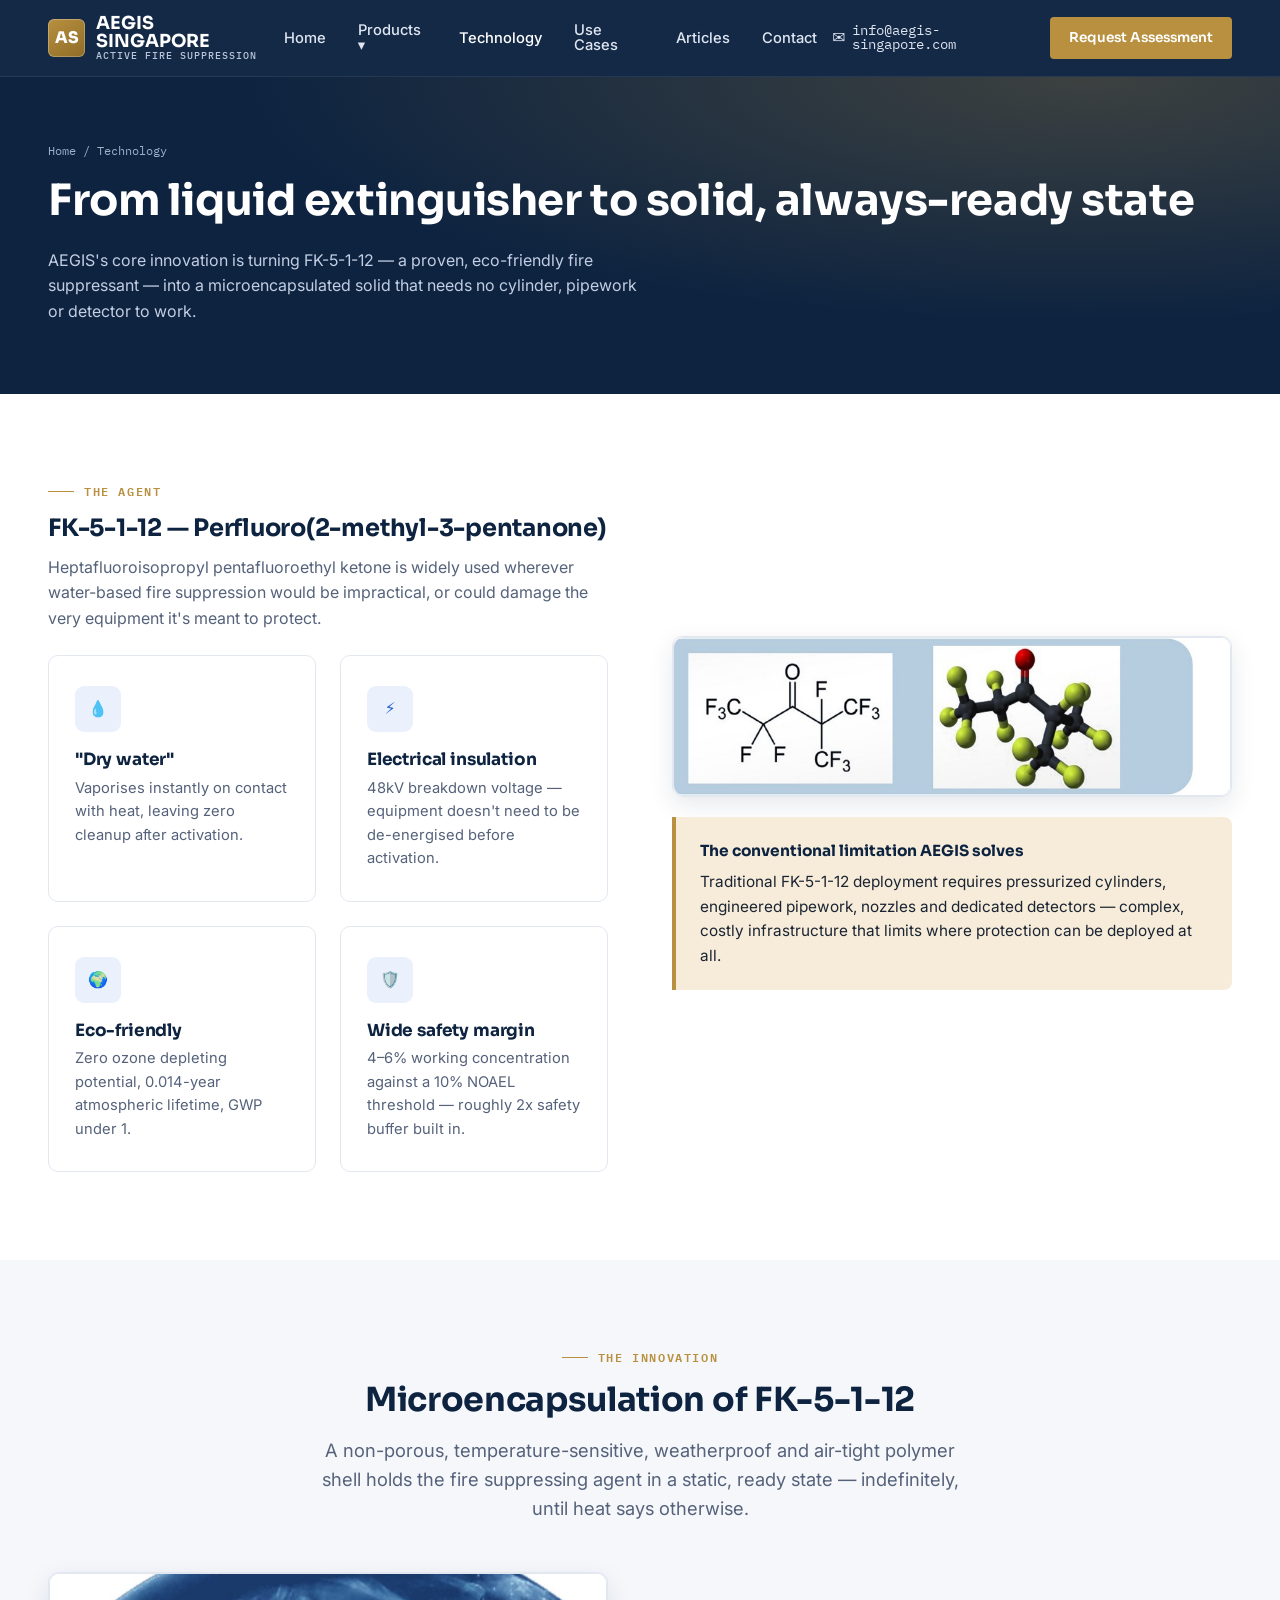
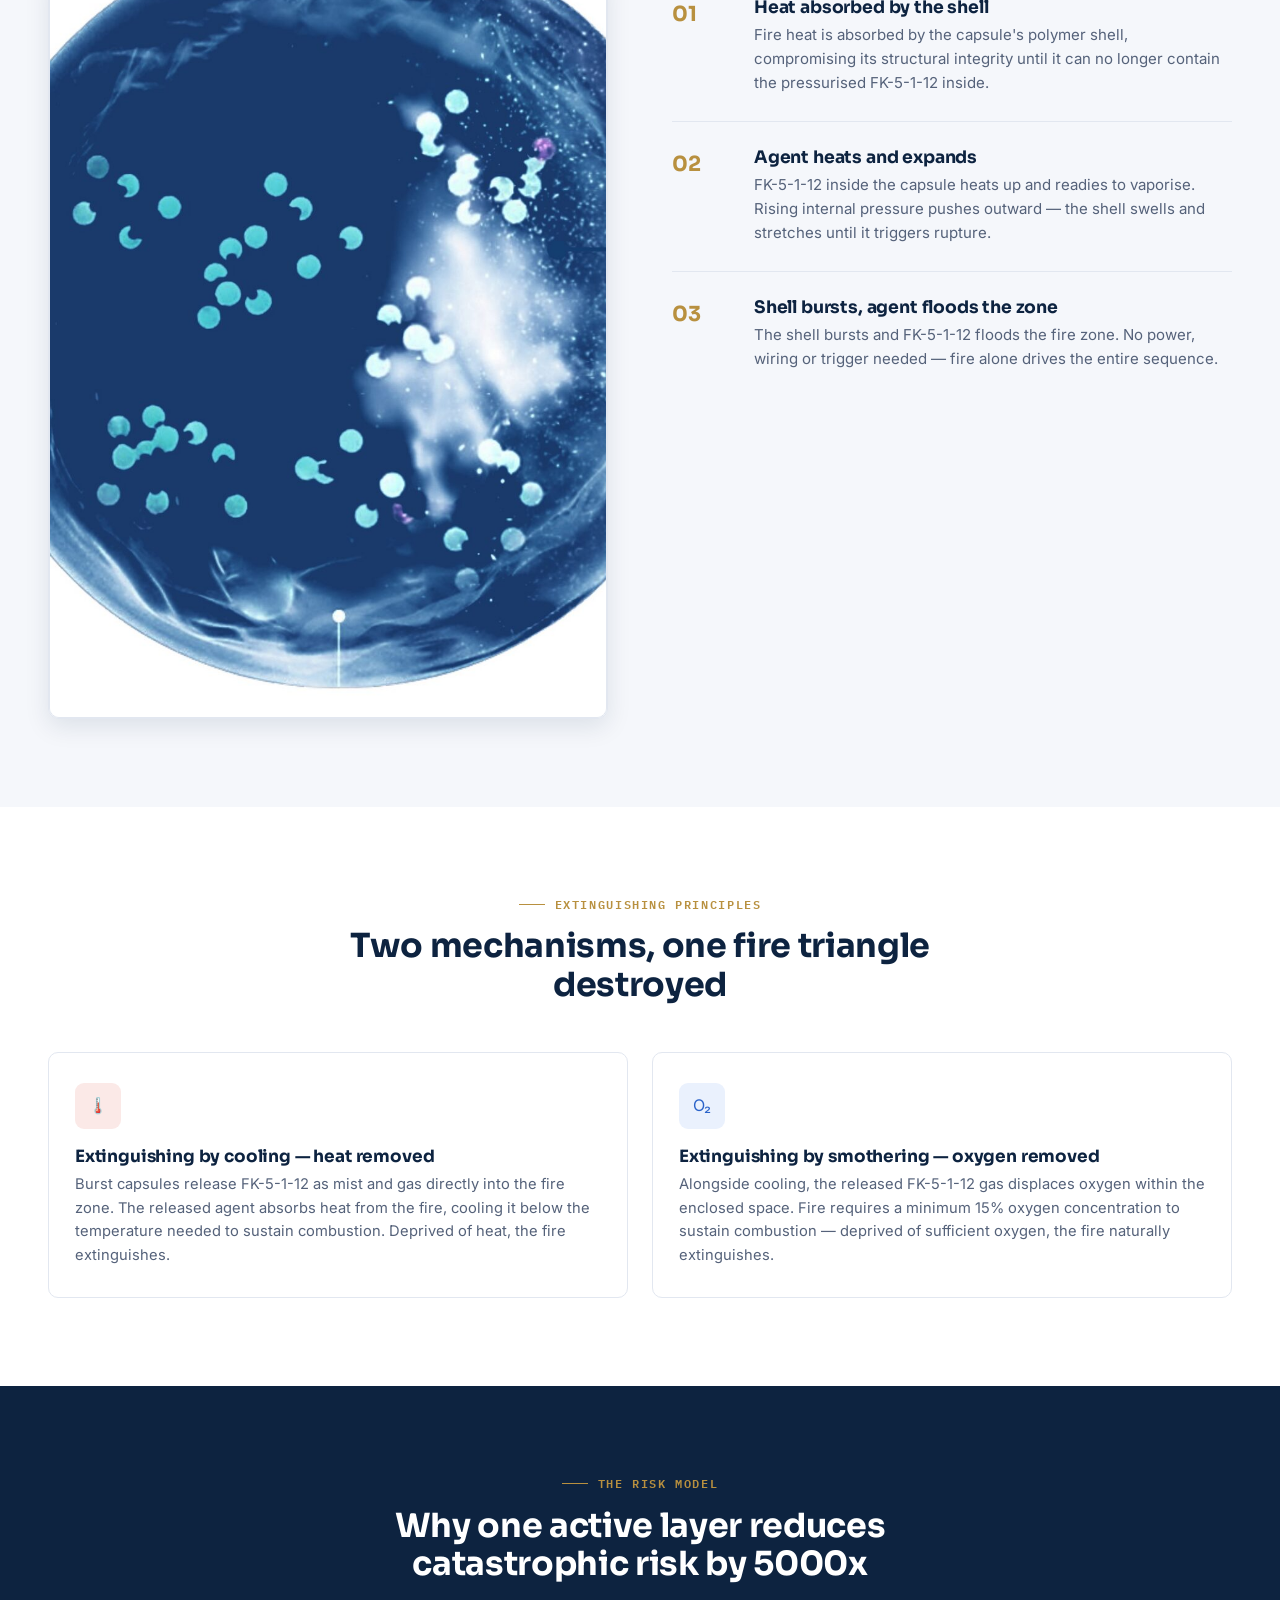
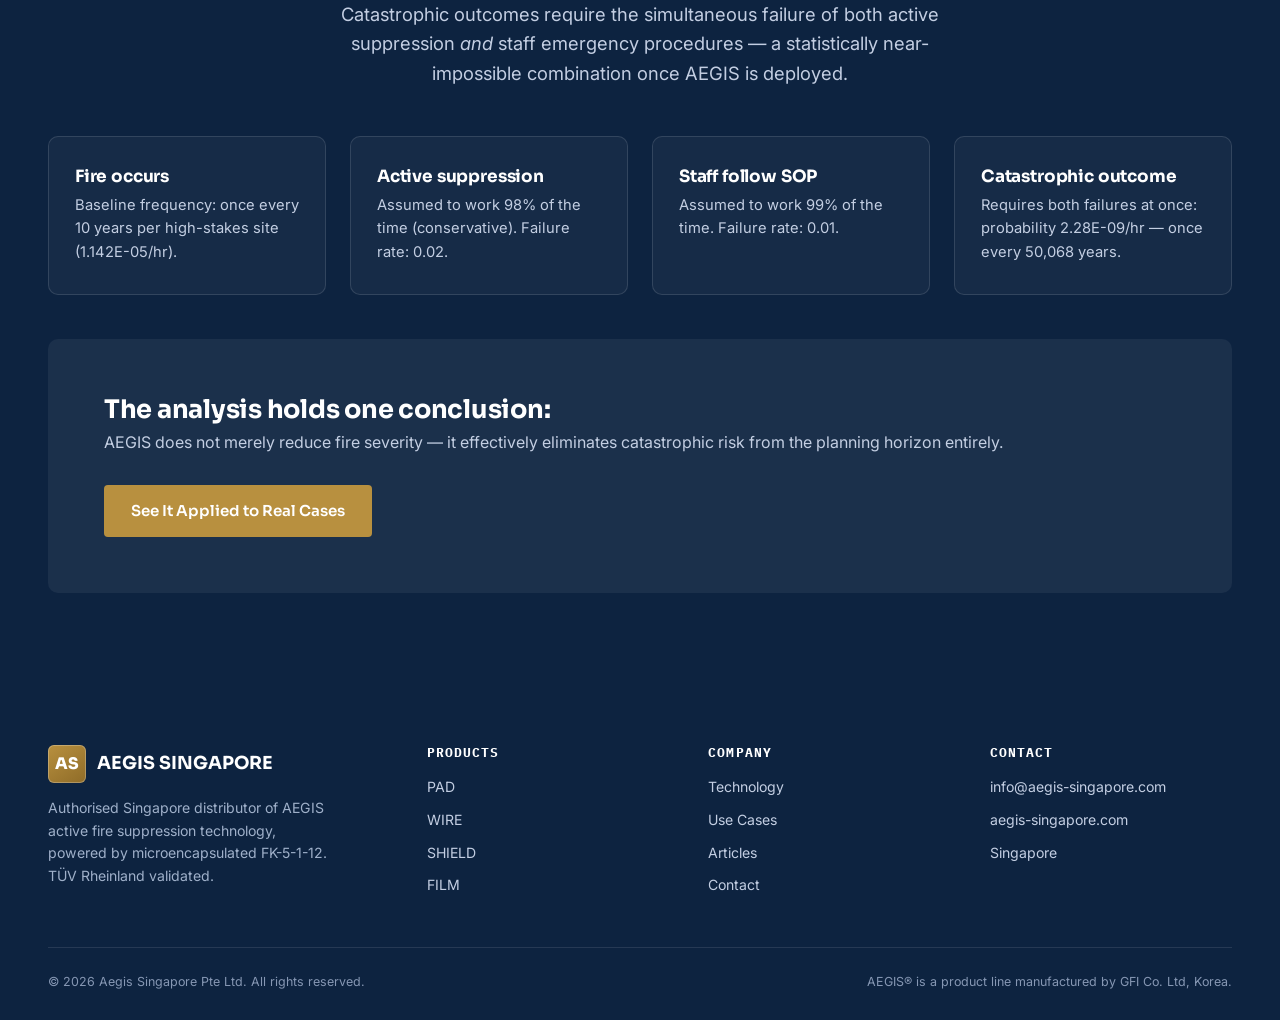
<file: technology.html>
<!DOCTYPE html>
<html lang="en">
<head>
<meta charset="UTF-8">
<meta name="viewport" content="width=device-width, initial-scale=1.0">
<title>Technology | How AEGIS Microencapsulation Works — Aegis Singapore</title>
<meta name="description" content="How AEGIS active fire suppression works: FK-5-1-12 fire suppressant microencapsulated in a temperature-sensitive polymer shell that ruptures automatically at the point of ignition, cooling and displacing oxygen to extinguish fire.">
<meta name="keywords" content="FK-5-1-12, microencapsulation fire suppression, fire triangle, active fire suppression technology, perfluoro 2-methyl-3-pentanone, thermal runaway suppression">
<link rel="canonical" href="https://aegis-singapore.com/technology.html">
<link rel="preconnect" href="https://fonts.googleapis.com">
<link href="https://fonts.googleapis.com/css2?family=Sora:wght@500;600;700;800&family=Inter:wght@400;500;600&family=IBM+Plex+Mono:wght@500;600&display=swap" rel="stylesheet">
<link rel="stylesheet" href="assets/css/style.css">
</head>
<body>

<header class="site-header">
  <div class="header-inner">
    <a href="index.html" class="brand">
      <span class="brand-mark">AS</span>
      <span>AEGIS SINGAPORE<small>Active Fire Suppression</small></span>
    </a>
    <nav class="main-nav">
      <ul>
        <li><a href="index.html" class="nav-link">Home</a></li>
        <li class="has-dropdown">
          <a href="products.html" class="nav-link">Products ▾</a>
          <div class="dropdown">
            <a href="products.html#pad"><strong>PAD</strong><span>Self-activating sheet for panels &amp; enclosures</span></a>
            <a href="products.html#wire"><strong>WIRE</strong><span>Linear protection for irregular hazards</span></a>
            <a href="products.html#shield"><strong>SHIELD</strong><span>Large-space active detection &amp; suppression</span></a>
            <a href="products.html#film"><strong>FILM</strong><span>Ultra-thin protection for tight spaces</span></a>
          </div>
        </li>
        <li><a href="technology.html" class="nav-link active">Technology</a></li>
        <li><a href="use-cases.html" class="nav-link">Use Cases</a></li>
        <li><a href="articles.html" class="nav-link">Articles</a></li>
        <li><a href="contact.html" class="nav-link">Contact</a></li>
      </ul>
    </nav>
    <div class="header-cta">
      <a class="tel-link" href="mailto:info@aegis-singapore.com">info@aegis-singapore.com</a>
      <a href="contact.html" class="btn btn-gold btn-sm">Request Assessment</a>
      <button class="menu-toggle" aria-label="Toggle menu">☰</button>
    </div>
  </div>
</header>

<div class="page-banner">
  <div class="container">
    <div class="breadcrumb"><a href="index.html">Home</a> / Technology</div>
    <h1>From liquid extinguisher to solid, always-ready state</h1>
    <p>AEGIS's core innovation is turning FK-5-1-12 — a proven, eco-friendly fire suppressant — into a microencapsulated solid that needs no cylinder, pipework or detector to work.</p>
  </div>
</div>

<!-- AGENT -->
<section>
  <div class="container">
    <div class="split">
      <div class="reveal">
        <div class="eyebrow">The Agent</div>
        <h2>FK-5-1-12 — Perfluoro(2-methyl-3-pentanone)</h2>
        <p>Heptafluoroisopropyl pentafluoroethyl ketone is widely used wherever water-based fire suppression would be impractical, or could damage the very equipment it's meant to protect.</p>
        <div class="grid grid-2" style="margin-top:24px;">
          <div class="card">
            <div class="icn">💧</div>
            <h3>"Dry water"</h3>
            <p>Vaporises instantly on contact with heat, leaving zero cleanup after activation.</p>
          </div>
          <div class="card">
            <div class="icn">⚡</div>
            <h3>Electrical insulation</h3>
            <p>48kV breakdown voltage — equipment doesn't need to be de-energised before activation.</p>
          </div>
          <div class="card">
            <div class="icn">🌍</div>
            <h3>Eco-friendly</h3>
            <p>Zero ozone depleting potential, 0.014-year atmospheric lifetime, GWP under 1.</p>
          </div>
          <div class="card">
            <div class="icn">🛡️</div>
            <h3>Wide safety margin</h3>
            <p>4–6% working concentration against a 10% NOAEL threshold — roughly 2x safety buffer built in.</p>
          </div>
        </div>
      </div>
      <div class="reveal">
        <div class="imgwrap"><img src="assets/images/molecule.jpg" alt="FK-5-1-12 chemical structure and 3D molecular model"></div>
        <div class="callout" style="margin-top:20px;">
          <strong>The conventional limitation AEGIS solves</strong>
          Traditional FK-5-1-12 deployment requires pressurized cylinders, engineered pipework, nozzles and dedicated detectors — complex, costly infrastructure that limits where protection can be deployed at all.
        </div>
      </div>
    </div>
  </div>
</section>

<!-- MICROENCAPSULATION -->
<section style="background:var(--mist);">
  <div class="container">
    <div class="section-head center">
      <div class="eyebrow" style="justify-content:center;">The Innovation</div>
      <h2>Microencapsulation of FK-5-1-12</h2>
      <p class="lede" style="margin:0 auto;">A non-porous, temperature-sensitive, weatherproof and air-tight polymer shell holds the fire suppressing agent in a static, ready state — indefinitely, until heat says otherwise.</p>
    </div>
    <div class="split" style="align-items:flex-start;">
      <div class="imgwrap reveal"><img src="assets/images/microcapsule.jpg" alt="Illustration of AEGIS microcapsules containing FK-5-1-12 suppressant inside a polymer shell"></div>
      <div class="steps reveal">
        <div class="step">
          <div class="step-num">01</div>
          <div><h4>Heat absorbed by the shell</h4><p>Fire heat is absorbed by the capsule's polymer shell, compromising its structural integrity until it can no longer contain the pressurised FK-5-1-12 inside.</p></div>
        </div>
        <div class="step">
          <div class="step-num">02</div>
          <div><h4>Agent heats and expands</h4><p>FK-5-1-12 inside the capsule heats up and readies to vaporise. Rising internal pressure pushes outward — the shell swells and stretches until it triggers rupture.</p></div>
        </div>
        <div class="step">
          <div class="step-num">03</div>
          <div><h4>Shell bursts, agent floods the zone</h4><p>The shell bursts and FK-5-1-12 floods the fire zone. No power, wiring or trigger needed — fire alone drives the entire sequence.</p></div>
        </div>
      </div>
    </div>
  </div>
</section>

<!-- FIRE TRIANGLE -->
<section>
  <div class="container">
    <div class="section-head center">
      <div class="eyebrow" style="justify-content:center;">Extinguishing Principles</div>
      <h2>Two mechanisms, one fire triangle destroyed</h2>
    </div>
    <div class="grid grid-2">
      <div class="card reveal">
        <div class="icn" style="background:#fbe9e7; color:var(--danger);">🌡️</div>
        <h3>Extinguishing by cooling — heat removed</h3>
        <p>Burst capsules release FK-5-1-12 as mist and gas directly into the fire zone. The released agent absorbs heat from the fire, cooling it below the temperature needed to sustain combustion. Deprived of heat, the fire extinguishes.</p>
      </div>
      <div class="card reveal">
        <div class="icn" style="background:var(--blue-light); color:var(--blue);">O₂</div>
        <h3>Extinguishing by smothering — oxygen removed</h3>
        <p>Alongside cooling, the released FK-5-1-12 gas displaces oxygen within the enclosed space. Fire requires a minimum 15% oxygen concentration to sustain combustion — deprived of sufficient oxygen, the fire naturally extinguishes.</p>
      </div>
    </div>
  </div>
</section>

<!-- RISK MODEL -->
<section style="background:var(--navy); color:#fff;">
  <div class="container">
    <div class="section-head center">
      <div class="eyebrow" style="justify-content:center; color:var(--gold);">The Risk Model</div>
      <h2 style="color:#fff;">Why one active layer reduces catastrophic risk by 5000x</h2>
      <p class="lede" style="margin:0 auto; color:#c3cee2;">Catastrophic outcomes require the simultaneous failure of both active suppression <em>and</em> staff emergency procedures — a statistically near-impossible combination once AEGIS is deployed.</p>
    </div>
    <div class="grid grid-4" style="margin-top:20px;">
      <div class="card reveal" style="background:rgba(255,255,255,.04); border-color:rgba(255,255,255,.12);">
        <h3 style="color:#fff;">Fire occurs</h3>
        <p style="color:#c3cee2;">Baseline frequency: once every 10 years per high-stakes site (1.142E-05/hr).</p>
      </div>
      <div class="card reveal" style="background:rgba(255,255,255,.04); border-color:rgba(255,255,255,.12);">
        <h3 style="color:#fff;">Active suppression</h3>
        <p style="color:#c3cee2;">Assumed to work 98% of the time (conservative). Failure rate: 0.02.</p>
      </div>
      <div class="card reveal" style="background:rgba(255,255,255,.04); border-color:rgba(255,255,255,.12);">
        <h3 style="color:#fff;">Staff follow SOP</h3>
        <p style="color:#c3cee2;">Assumed to work 99% of the time. Failure rate: 0.01.</p>
      </div>
      <div class="card reveal" style="background:rgba(255,255,255,.04); border-color:rgba(255,255,255,.12);">
        <h3 style="color:#fff;">Catastrophic outcome</h3>
        <p style="color:#c3cee2;">Requires both failures at once: probability 2.28E-09/hr — once every 50,068 years.</p>
      </div>
    </div>
    <div class="cta-band reveal" style="background:rgba(255,255,255,.06); margin-top:44px;">
      <div>
        <h2 style="color:#fff;">The analysis holds one conclusion:</h2>
        <p>AEGIS does not merely reduce fire severity — it effectively eliminates catastrophic risk from the planning horizon entirely.</p>
      </div>
      <a href="use-cases.html" class="btn btn-gold">See It Applied to Real Cases</a>
    </div>
  </div>
</section>

<footer class="site-footer">
  <div class="container">
    <div class="footer-grid">
      <div class="footer-brand">
        <div class="brand" style="margin-bottom:14px;">
          <span class="brand-mark">AS</span>
          <span style="color:#fff;">AEGIS SINGAPORE</span>
        </div>
        <p>Authorised Singapore distributor of AEGIS active fire suppression technology, powered by microencapsulated FK-5-1-12. TÜV Rheinland validated.</p>
      </div>
      <div>
        <h4>Products</h4>
        <ul>
          <li><a href="products.html#pad">PAD</a></li>
          <li><a href="products.html#wire">WIRE</a></li>
          <li><a href="products.html#shield">SHIELD</a></li>
          <li><a href="products.html#film">FILM</a></li>
        </ul>
      </div>
      <div>
        <h4>Company</h4>
        <ul>
          <li><a href="technology.html">Technology</a></li>
          <li><a href="use-cases.html">Use Cases</a></li>
          <li><a href="articles.html">Articles</a></li>
          <li><a href="contact.html">Contact</a></li>
        </ul>
      </div>
      <div>
        <h4>Contact</h4>
        <ul>
          <li><a href="mailto:info@aegis-singapore.com">info@aegis-singapore.com</a></li>
          <li><a href="https://aegis-singapore.com">aegis-singapore.com</a></li>
          <li>Singapore</li>
        </ul>
      </div>
    </div>
    <div class="footer-bottom">
      <span>© 2026 Aegis Singapore Pte Ltd. All rights reserved.</span>
      <span>AEGIS® is a product line manufactured by GFI Co. Ltd, Korea.</span>
    </div>
  </div>
</footer>

<script src="assets/js/main.js"></script>
</body>
</html>
</file>
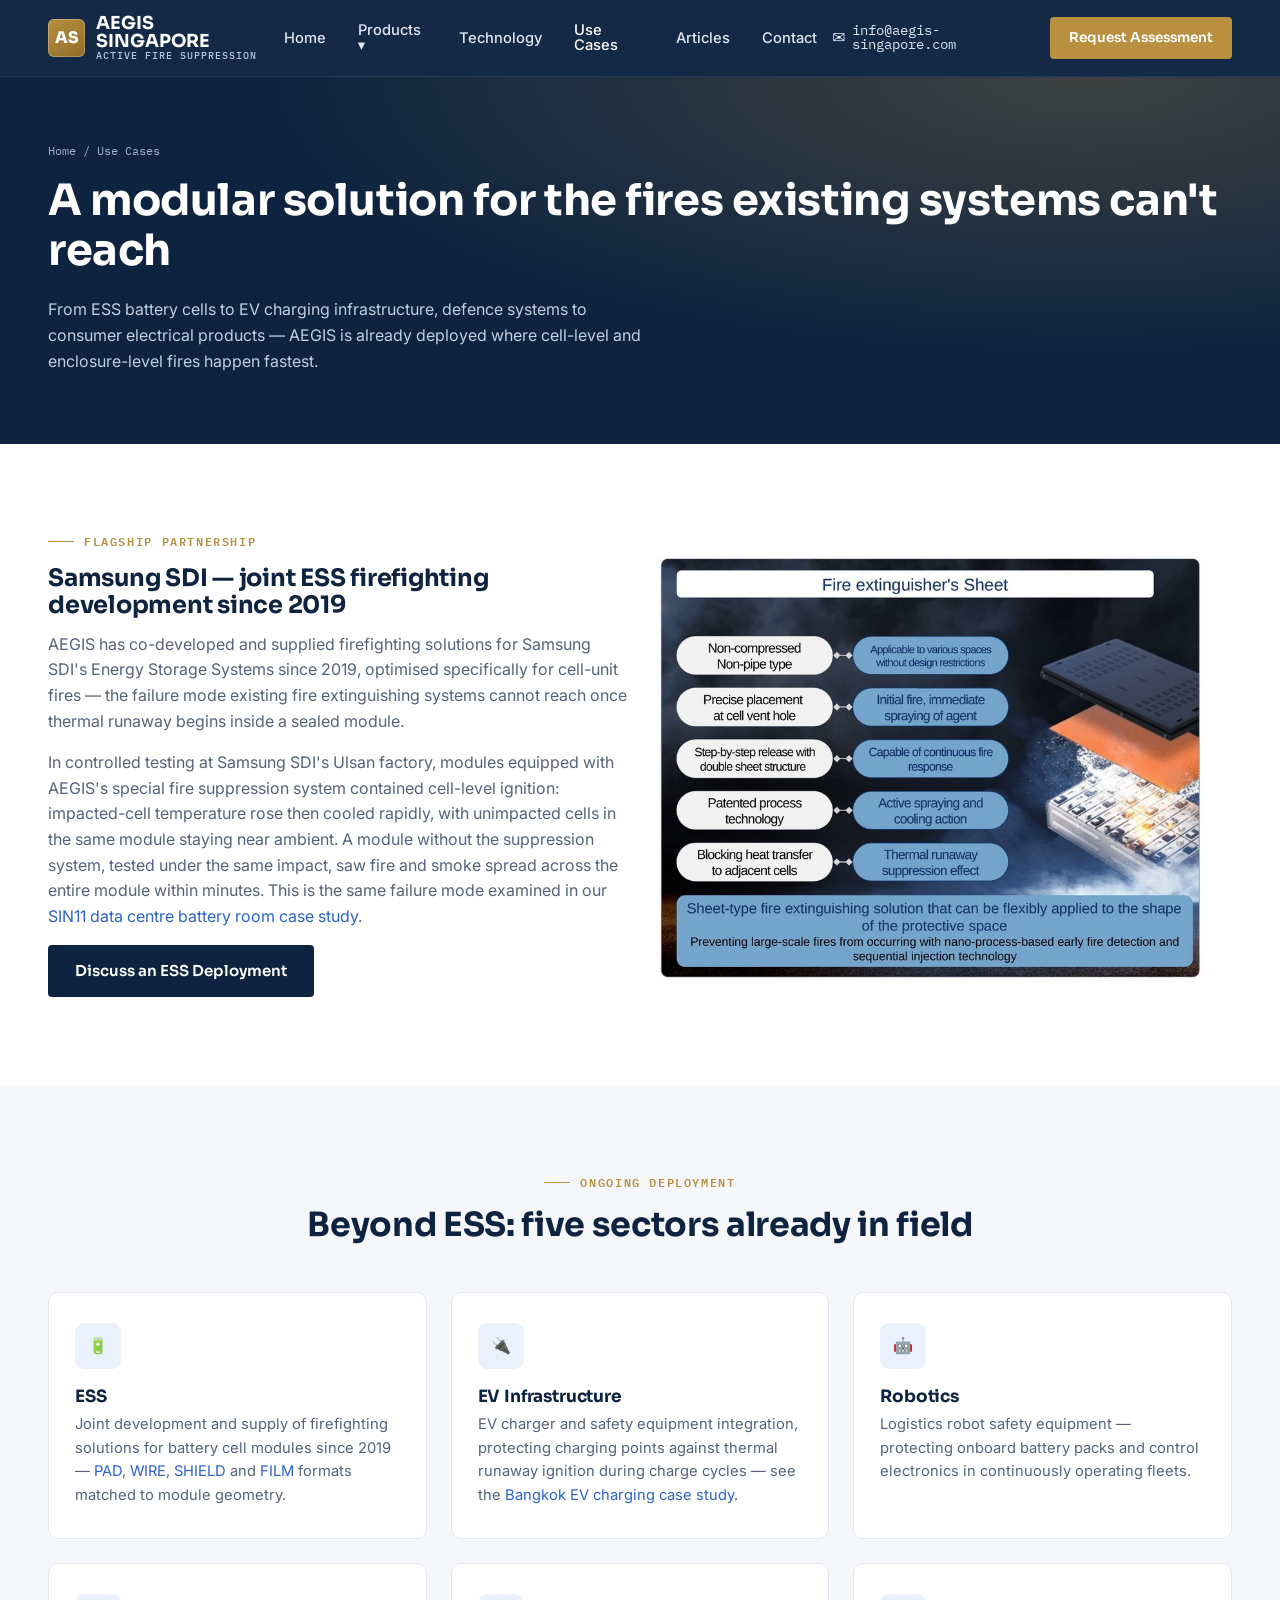
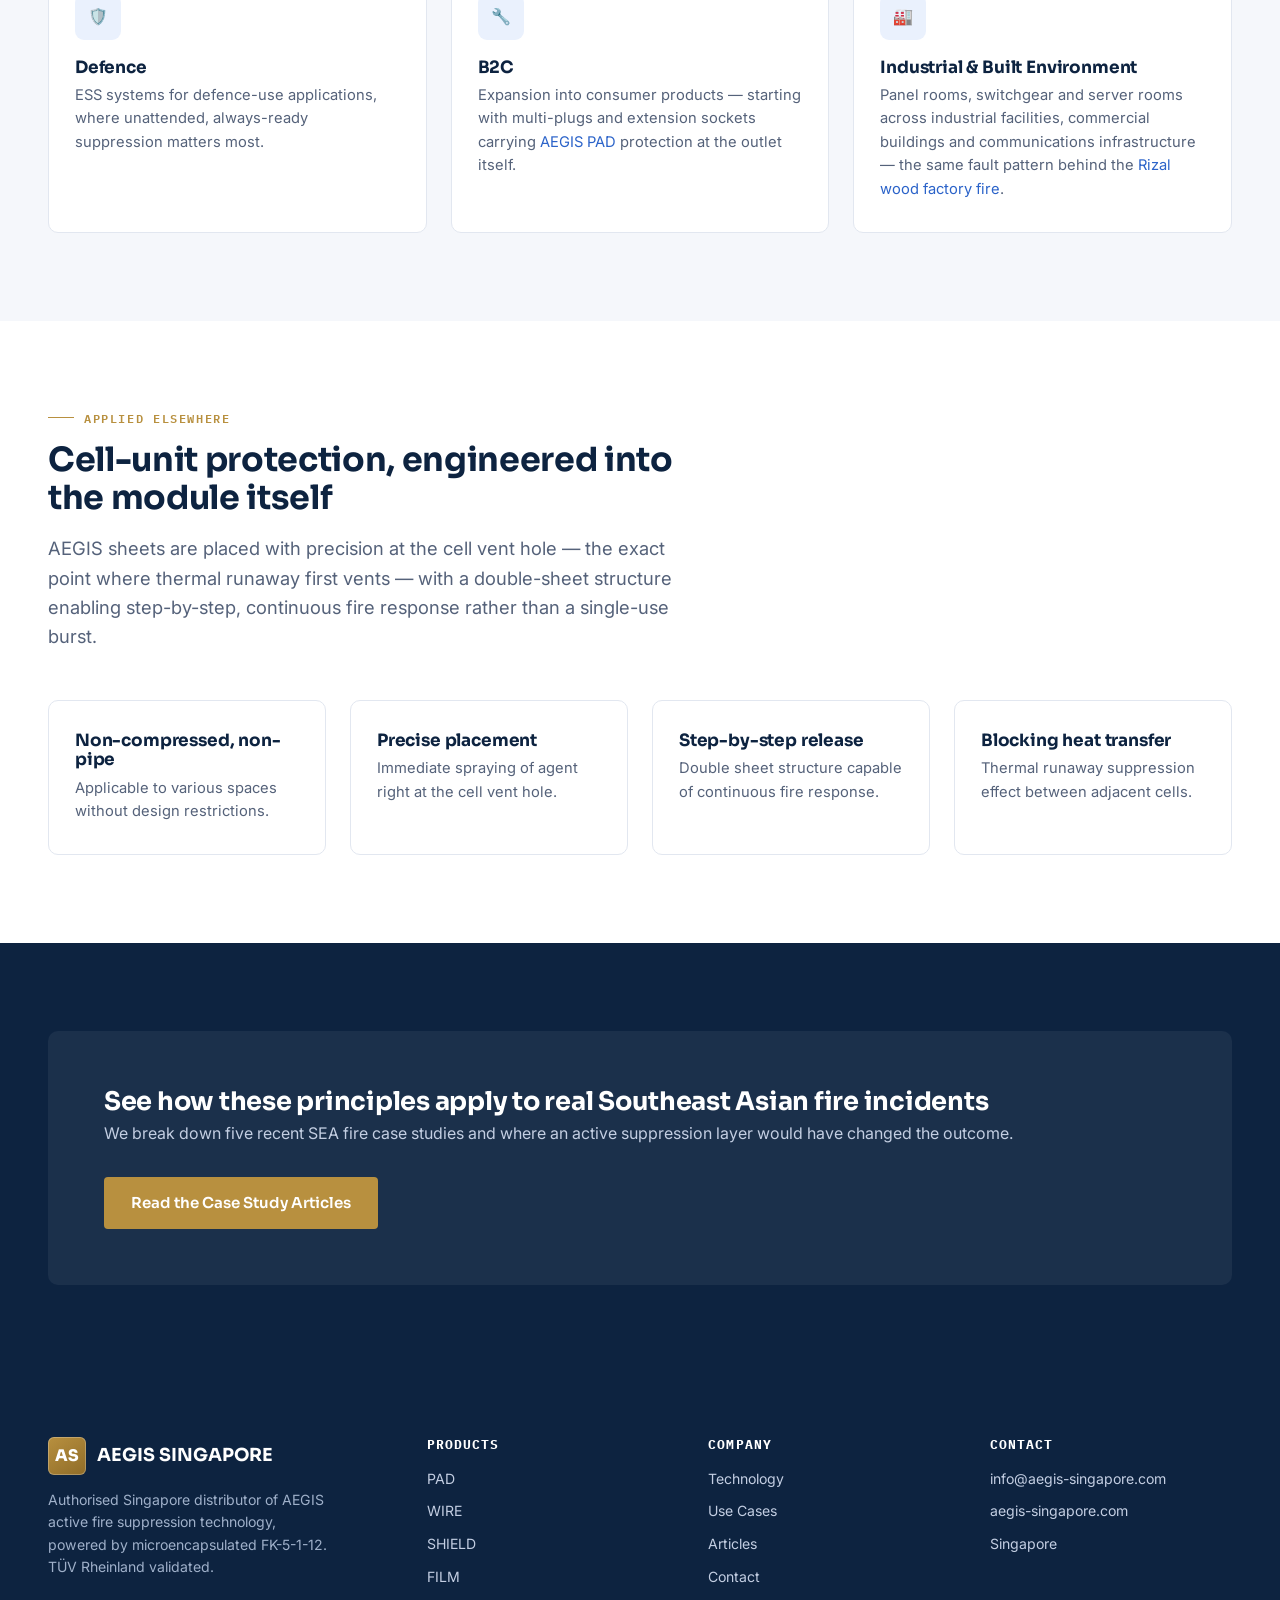
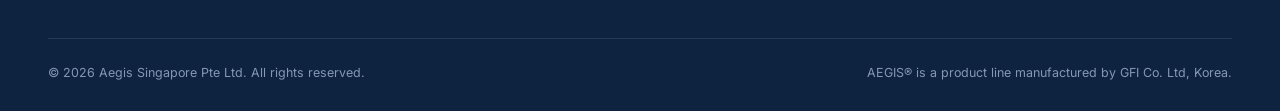
<file: use-cases.html>
<!DOCTYPE html>
<html lang="en">
<head>
<meta charset="UTF-8">
<meta name="viewport" content="width=device-width, initial-scale=1.0">
<title>Use Cases | ESS, EV, Data Centre &amp; Industrial Deployments — Aegis Singapore</title>
<meta name="description" content="How AEGIS active fire suppression is deployed today: Samsung SDI ESS partnership since 2019, EV charger and robotics safety equipment, defence systems, and consumer B2C products.">
<meta name="keywords" content="Samsung SDI fire suppression, ESS fire prevention, EV charger fire safety, battery module fire suppression, cell unit fire suppression">
<link rel="canonical" href="https://aegis-singapore.com/use-cases.html">
<link rel="preconnect" href="https://fonts.googleapis.com">
<link href="https://fonts.googleapis.com/css2?family=Sora:wght@500;600;700;800&family=Inter:wght@400;500;600&family=IBM+Plex+Mono:wght@500;600&display=swap" rel="stylesheet">
<link rel="stylesheet" href="assets/css/style.css">
</head>
<body>

<header class="site-header">
  <div class="header-inner">
    <a href="index.html" class="brand">
      <span class="brand-mark">AS</span>
      <span>AEGIS SINGAPORE<small>Active Fire Suppression</small></span>
    </a>
    <nav class="main-nav">
      <ul>
        <li><a href="index.html" class="nav-link">Home</a></li>
        <li class="has-dropdown">
          <a href="products.html" class="nav-link">Products ▾</a>
          <div class="dropdown">
            <a href="products.html#pad"><strong>PAD</strong><span>Self-activating sheet for panels &amp; enclosures</span></a>
            <a href="products.html#wire"><strong>WIRE</strong><span>Linear protection for irregular hazards</span></a>
            <a href="products.html#shield"><strong>SHIELD</strong><span>Large-space active detection &amp; suppression</span></a>
            <a href="products.html#film"><strong>FILM</strong><span>Ultra-thin protection for tight spaces</span></a>
          </div>
        </li>
        <li><a href="technology.html" class="nav-link">Technology</a></li>
        <li><a href="use-cases.html" class="nav-link active">Use Cases</a></li>
        <li><a href="articles.html" class="nav-link">Articles</a></li>
        <li><a href="contact.html" class="nav-link">Contact</a></li>
      </ul>
    </nav>
    <div class="header-cta">
      <a class="tel-link" href="mailto:info@aegis-singapore.com">info@aegis-singapore.com</a>
      <a href="contact.html" class="btn btn-gold btn-sm">Request Assessment</a>
      <button class="menu-toggle" aria-label="Toggle menu">☰</button>
    </div>
  </div>
</header>

<div class="page-banner">
  <div class="container">
    <div class="breadcrumb"><a href="index.html">Home</a> / Use Cases</div>
    <h1>A modular solution for the fires existing systems can't reach</h1>
    <p>From ESS battery cells to EV charging infrastructure, defence systems to consumer electrical products — AEGIS is already deployed where cell-level and enclosure-level fires happen fastest.</p>
  </div>
</div>

<section id="ess">
  <div class="container">
    <div class="grid grid-2" style="align-items:center;">
      <div class="reveal">
        <div class="eyebrow">Flagship Partnership</div>
        <h2>Samsung SDI — joint ESS firefighting development since 2019</h2>
        <p>AEGIS has co-developed and supplied firefighting solutions for Samsung SDI's Energy Storage Systems since 2019, optimised specifically for cell-unit fires — the failure mode existing fire extinguishing systems cannot reach once thermal runaway begins inside a sealed module.</p>
        <p>In controlled testing at Samsung SDI's Ulsan factory, modules equipped with AEGIS's special fire suppression system contained cell-level ignition: impacted-cell temperature rose then cooled rapidly, with unimpacted cells in the same module staying near ambient. A module without the suppression system, tested under the same impact, saw fire and smoke spread across the entire module within minutes. This is the same failure mode examined in our <a href="articles/singapore-data-center-fire.html">SIN11 data centre battery room case study</a>.</p>
        <a href="contact.html" class="btn btn-primary">Discuss an ESS Deployment</a>
      </div>
      <div class="reveal">
        <div class="imgwrap"><img src="assets/images/sheet_diagram.jpg" alt="AEGIS fire extinguishing sheet applied to battery module structure, precisely placed at the cell vent hole"></div>
      </div>
    </div>
  </div>
</section>

<section style="background:var(--mist);">
  <div class="container">
    <div class="section-head center">
      <div class="eyebrow" style="justify-content:center;">Ongoing Deployment</div>
      <h2>Beyond ESS: five sectors already in field</h2>
    </div>
    <div class="grid grid-3">
      <div class="card reveal" id="ess-repeat">
        <div class="icn">🔋</div>
        <h3>ESS</h3>
        <p>Joint development and supply of firefighting solutions for battery cell modules since 2019 — <a href="products.html#pad">PAD</a>, <a href="products.html#wire">WIRE</a>, <a href="products.html#shield">SHIELD</a> and <a href="products.html#film">FILM</a> formats matched to module geometry.</p>
      </div>
      <div class="card reveal" id="ev-infrastructure">
        <div class="icn">🔌</div>
        <h3>EV Infrastructure</h3>
        <p>EV charger and safety equipment integration, protecting charging points against thermal runaway ignition during charge cycles — see the <a href="articles/thailand-ev-charging-fire.html">Bangkok EV charging case study</a>.</p>
      </div>
      <div class="card reveal" id="robotics">
        <div class="icn">🤖</div>
        <h3>Robotics</h3>
        <p>Logistics robot safety equipment — protecting onboard battery packs and control electronics in continuously operating fleets.</p>
      </div>
      <div class="card reveal" id="defence">
        <div class="icn">🛡️</div>
        <h3>Defence</h3>
        <p>ESS systems for defence-use applications, where unattended, always-ready suppression matters most.</p>
      </div>
      <div class="card reveal" id="b2c">
        <div class="icn">🔧</div>
        <h3>B2C</h3>
        <p>Expansion into consumer products — starting with multi-plugs and extension sockets carrying <a href="products.html#pad">AEGIS PAD</a> protection at the outlet itself.</p>
      </div>
      <div class="card reveal" id="industrial">
        <div class="icn">🏭</div>
        <h3>Industrial &amp; Built Environment</h3>
        <p>Panel rooms, switchgear and server rooms across industrial facilities, commercial buildings and communications infrastructure — the same fault pattern behind the <a href="articles/philippines-factory-electrical-fire.html">Rizal wood factory fire</a>.</p>
      </div>
    </div>
  </div>
</section>

<section>
  <div class="container">
    <div class="section-head">
      <div class="eyebrow">Applied Elsewhere</div>
      <h2>Cell-unit protection, engineered into the module itself</h2>
      <p class="lede">AEGIS sheets are placed with precision at the cell vent hole — the exact point where thermal runaway first vents — with a double-sheet structure enabling step-by-step, continuous fire response rather than a single-use burst.</p>
    </div>
    <div class="grid grid-4">
      <div class="card reveal"><h3>Non-compressed, non-pipe</h3><p>Applicable to various spaces without design restrictions.</p></div>
      <div class="card reveal"><h3>Precise placement</h3><p>Immediate spraying of agent right at the cell vent hole.</p></div>
      <div class="card reveal"><h3>Step-by-step release</h3><p>Double sheet structure capable of continuous fire response.</p></div>
      <div class="card reveal"><h3>Blocking heat transfer</h3><p>Thermal runaway suppression effect between adjacent cells.</p></div>
    </div>
  </div>
</section>

<section style="background:var(--navy); color:#fff;">
  <div class="container">
    <div class="cta-band reveal" style="background:rgba(255,255,255,.06);">
      <div>
        <h2 style="color:#fff;">See how these principles apply to real Southeast Asian fire incidents</h2>
        <p>We break down five recent SEA fire case studies and where an active suppression layer would have changed the outcome.</p>
      </div>
      <a href="articles.html" class="btn btn-gold">Read the Case Study Articles</a>
    </div>
  </div>
</section>

<footer class="site-footer">
  <div class="container">
    <div class="footer-grid">
      <div class="footer-brand">
        <div class="brand" style="margin-bottom:14px;">
          <span class="brand-mark">AS</span>
          <span style="color:#fff;">AEGIS SINGAPORE</span>
        </div>
        <p>Authorised Singapore distributor of AEGIS active fire suppression technology, powered by microencapsulated FK-5-1-12. TÜV Rheinland validated.</p>
      </div>
      <div>
        <h4>Products</h4>
        <ul>
          <li><a href="products.html#pad">PAD</a></li>
          <li><a href="products.html#wire">WIRE</a></li>
          <li><a href="products.html#shield">SHIELD</a></li>
          <li><a href="products.html#film">FILM</a></li>
        </ul>
      </div>
      <div>
        <h4>Company</h4>
        <ul>
          <li><a href="technology.html">Technology</a></li>
          <li><a href="use-cases.html">Use Cases</a></li>
          <li><a href="articles.html">Articles</a></li>
          <li><a href="contact.html">Contact</a></li>
        </ul>
      </div>
      <div>
        <h4>Contact</h4>
        <ul>
          <li><a href="mailto:info@aegis-singapore.com">info@aegis-singapore.com</a></li>
          <li><a href="https://aegis-singapore.com">aegis-singapore.com</a></li>
          <li>Singapore</li>
        </ul>
      </div>
    </div>
    <div class="footer-bottom">
      <span>© 2026 Aegis Singapore Pte Ltd. All rights reserved.</span>
      <span>AEGIS® is a product line manufactured by GFI Co. Ltd, Korea.</span>
    </div>
  </div>
</footer>

<script src="assets/js/main.js"></script>
</body>
</html>
</file>
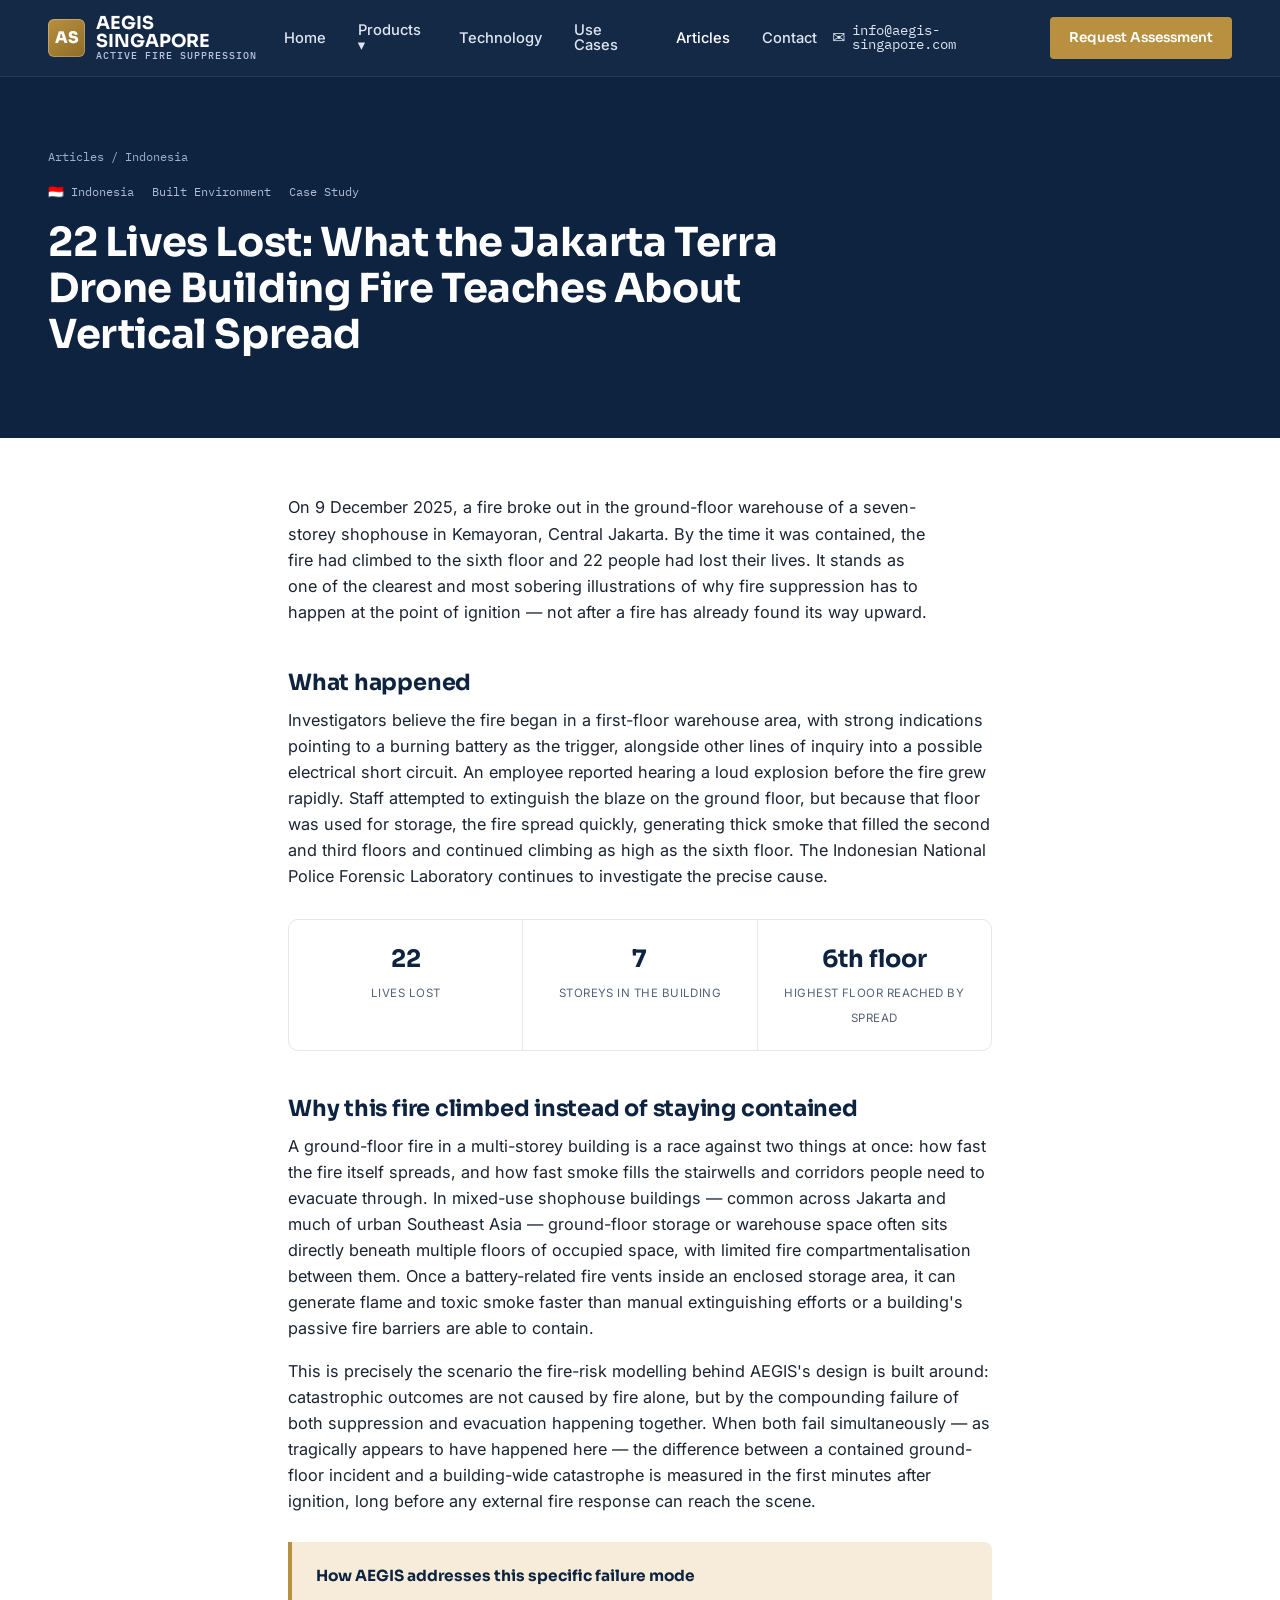
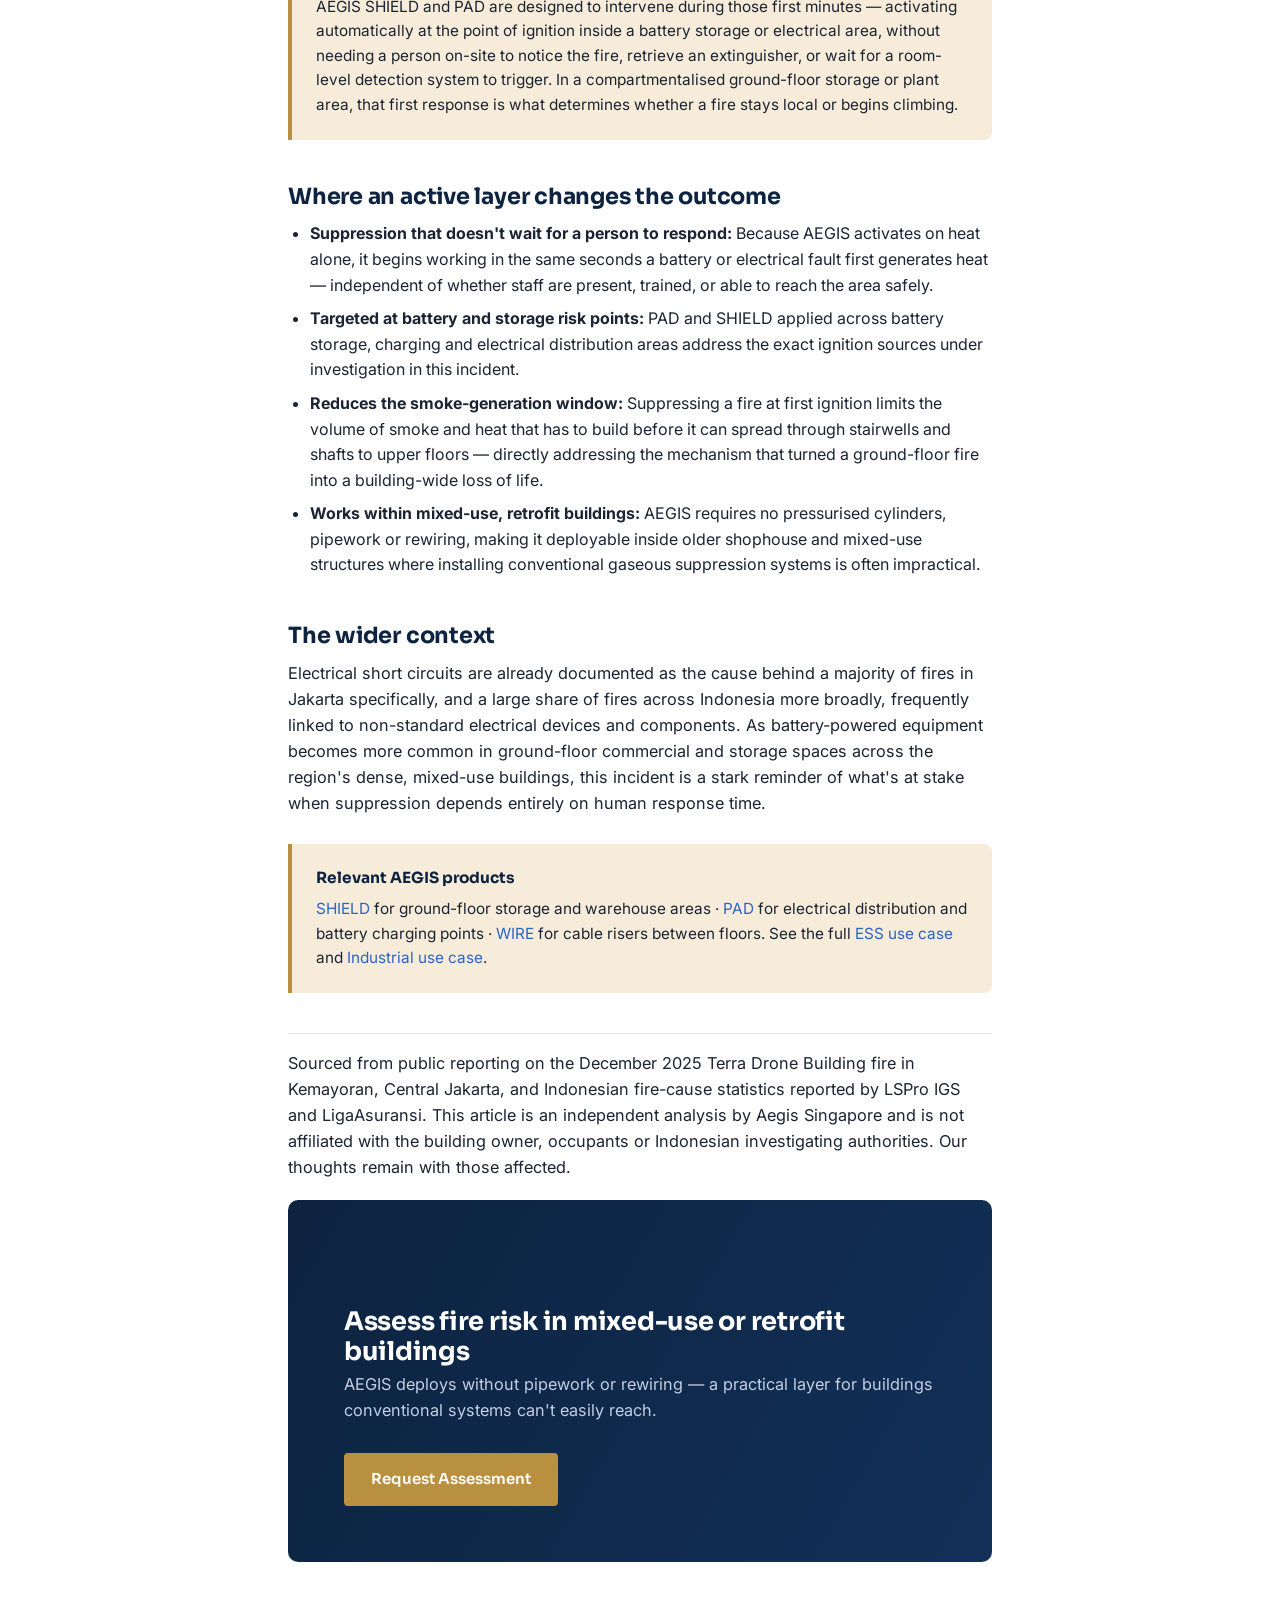
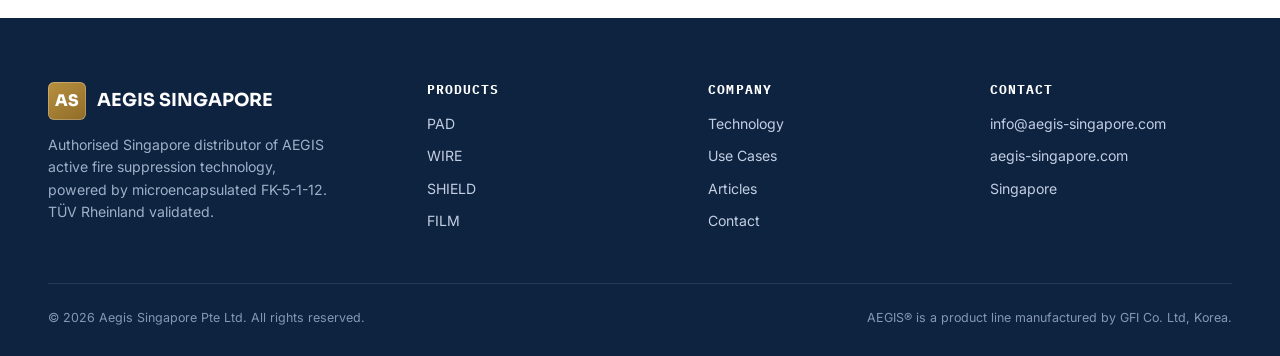
<file: articles/indonesia-building-fire.html>
<!DOCTYPE html>
<html lang="en">
<head>
<meta charset="UTF-8">
<meta name="viewport" content="width=device-width, initial-scale=1.0">
<title>Jakarta Terra Drone Building Fire: Vertical Spread Case Study — Aegis Singapore</title>
<meta name="description" content="A ground-floor battery fire in a Jakarta shophouse spread to the sixth floor, resulting in 22 fatalities. How stopping ignition at its source changes the trajectory of vertical fire spread.">
<meta name="keywords" content="Jakarta building fire, Indonesia fire safety, lithium battery fire Indonesia, vertical fire spread, shophouse fire safety">
<link rel="canonical" href="https://aegis-singapore.com/articles/indonesia-building-fire.html">
<link rel="preconnect" href="https://fonts.googleapis.com">
<link href="https://fonts.googleapis.com/css2?family=Sora:wght@500;600;700;800&family=Inter:wght@400;500;600&family=IBM+Plex+Mono:wght@500;600&display=swap" rel="stylesheet">
<link rel="stylesheet" href="../assets/css/style.css">
<script type="application/ld+json">
{
  "@context": "https://schema.org",
  "@type": "Article",
  "headline": "22 Lives Lost: What the Jakarta Terra Drone Building Fire Teaches About Vertical Spread",
  "author": {"@type":"Organization","name":"Aegis Singapore Pte Ltd"},
  "publisher": {"@type":"Organization","name":"Aegis Singapore Pte Ltd"},
  "mainEntityOfPage": "https://aegis-singapore.com/articles/indonesia-building-fire.html"
}
</script>
</head>
<body>

<header class="site-header">
  <div class="header-inner">
    <a href="../index.html" class="brand">
      <span class="brand-mark">AS</span>
      <span>AEGIS SINGAPORE<small>Active Fire Suppression</small></span>
    </a>
    <nav class="main-nav">
      <ul>
        <li><a href="../index.html" class="nav-link">Home</a></li>
        <li class="has-dropdown">
          <a href="../products.html" class="nav-link">Products ▾</a>
          <div class="dropdown">
            <a href="../products.html#pad"><strong>PAD</strong><span>Self-activating sheet for panels &amp; enclosures</span></a>
            <a href="../products.html#wire"><strong>WIRE</strong><span>Linear protection for irregular hazards</span></a>
            <a href="../products.html#shield"><strong>SHIELD</strong><span>Large-space active detection &amp; suppression</span></a>
            <a href="../products.html#film"><strong>FILM</strong><span>Ultra-thin protection for tight spaces</span></a>
          </div>
        </li>
        <li><a href="../technology.html" class="nav-link">Technology</a></li>
        <li><a href="../use-cases.html" class="nav-link">Use Cases</a></li>
        <li><a href="../articles.html" class="nav-link active">Articles</a></li>
        <li><a href="../contact.html" class="nav-link">Contact</a></li>
      </ul>
    </nav>
    <div class="header-cta">
      <a class="tel-link" href="mailto:info@aegis-singapore.com">info@aegis-singapore.com</a>
      <a href="../contact.html" class="btn btn-gold btn-sm">Request Assessment</a>
      <button class="menu-toggle" aria-label="Toggle menu">☰</button>
    </div>
  </div>
</header>

<div class="article-hero">
  <div class="container">
    <div class="breadcrumb"><a href="../articles.html">Articles</a> / Indonesia</div>
    <div class="meta"><span>🇮🇩 Indonesia</span><span>Built Environment</span><span>Case Study</span></div>
    <h1>22 Lives Lost: What the Jakarta Terra Drone Building Fire Teaches About Vertical Spread</h1>
  </div>
</div>

<article class="article-body">
  <p class="lede">On 9 December 2025, a fire broke out in the ground-floor warehouse of a seven-storey shophouse in Kemayoran, Central Jakarta. By the time it was contained, the fire had climbed to the sixth floor and 22 people had lost their lives. It stands as one of the clearest and most sobering illustrations of why fire suppression has to happen at the point of ignition — not after a fire has already found its way upward.</p>

  <h2>What happened</h2>
  <p>Investigators believe the fire began in a first-floor warehouse area, with strong indications pointing to a burning battery as the trigger, alongside other lines of inquiry into a possible electrical short circuit. An employee reported hearing a loud explosion before the fire grew rapidly. Staff attempted to extinguish the blaze on the ground floor, but because that floor was used for storage, the fire spread quickly, generating thick smoke that filled the second and third floors and continued climbing as high as the sixth floor. The Indonesian National Police Forensic Laboratory continues to investigate the precise cause.</p>

  <div class="pull-stats">
    <div><b>22</b><span>Lives lost</span></div>
    <div><b>7</b><span>Storeys in the building</span></div>
    <div><b>6th floor</b><span>Highest floor reached by spread</span></div>
  </div>

  <h2>Why this fire climbed instead of staying contained</h2>
  <p>A ground-floor fire in a multi-storey building is a race against two things at once: how fast the fire itself spreads, and how fast smoke fills the stairwells and corridors people need to evacuate through. In mixed-use shophouse buildings — common across Jakarta and much of urban Southeast Asia — ground-floor storage or warehouse space often sits directly beneath multiple floors of occupied space, with limited fire compartmentalisation between them. Once a battery-related fire vents inside an enclosed storage area, it can generate flame and toxic smoke faster than manual extinguishing efforts or a building's passive fire barriers are able to contain.</p>
  <p>This is precisely the scenario the fire-risk modelling behind AEGIS's design is built around: catastrophic outcomes are not caused by fire alone, but by the compounding failure of both suppression and evacuation happening together. When both fail simultaneously — as tragically appears to have happened here — the difference between a contained ground-floor incident and a building-wide catastrophe is measured in the first minutes after ignition, long before any external fire response can reach the scene.</p>

  <div class="callout">
    <strong>How AEGIS addresses this specific failure mode</strong>
    AEGIS SHIELD and PAD are designed to intervene during those first minutes — activating automatically at the point of ignition inside a battery storage or electrical area, without needing a person on-site to notice the fire, retrieve an extinguisher, or wait for a room-level detection system to trigger. In a compartmentalised ground-floor storage or plant area, that first response is what determines whether a fire stays local or begins climbing.
  </div>

  <h2>Where an active layer changes the outcome</h2>
  <ul>
    <li><strong>Suppression that doesn't wait for a person to respond:</strong> Because AEGIS activates on heat alone, it begins working in the same seconds a battery or electrical fault first generates heat — independent of whether staff are present, trained, or able to reach the area safely.</li>
    <li><strong>Targeted at battery and storage risk points:</strong> PAD and SHIELD applied across battery storage, charging and electrical distribution areas address the exact ignition sources under investigation in this incident.</li>
    <li><strong>Reduces the smoke-generation window:</strong> Suppressing a fire at first ignition limits the volume of smoke and heat that has to build before it can spread through stairwells and shafts to upper floors — directly addressing the mechanism that turned a ground-floor fire into a building-wide loss of life.</li>
    <li><strong>Works within mixed-use, retrofit buildings:</strong> AEGIS requires no pressurised cylinders, pipework or rewiring, making it deployable inside older shophouse and mixed-use structures where installing conventional gaseous suppression systems is often impractical.</li>
  </ul>

  <h2>The wider context</h2>
  <p>Electrical short circuits are already documented as the cause behind a majority of fires in Jakarta specifically, and a large share of fires across Indonesia more broadly, frequently linked to non-standard electrical devices and components. As battery-powered equipment becomes more common in ground-floor commercial and storage spaces across the region's dense, mixed-use buildings, this incident is a stark reminder of what's at stake when suppression depends entirely on human response time.</p>

  <div class="callout">
    <strong>Relevant AEGIS products</strong>
    <a href="../products.html#shield">SHIELD</a> for ground-floor storage and warehouse areas · <a href="../products.html#pad">PAD</a> for electrical distribution and battery charging points · <a href="../products.html#wire">WIRE</a> for cable risers between floors. See the full <a href="../use-cases.html#ess">ESS use case</a> and <a href="../use-cases.html#industrial">Industrial use case</a>.
  </div>

  <p class="source-note">Sourced from public reporting on the December 2025 Terra Drone Building fire in Kemayoran, Central Jakarta, and Indonesian fire-cause statistics reported by LSPro IGS and LigaAsuransi. This article is an independent analysis by Aegis Singapore and is not affiliated with the building owner, occupants or Indonesian investigating authorities. Our thoughts remain with those affected.</p>

  <div class="cta-band" style="margin-top:20px;">
    <div>
      <h2>Assess fire risk in mixed-use or retrofit buildings</h2>
      <p>AEGIS deploys without pipework or rewiring — a practical layer for buildings conventional systems can't easily reach.</p>
    </div>
    <a href="../contact.html" class="btn btn-gold">Request Assessment</a>
  </div>
</article>

<footer class="site-footer">
  <div class="container">
    <div class="footer-grid">
      <div class="footer-brand">
        <div class="brand" style="margin-bottom:14px;">
          <span class="brand-mark">AS</span>
          <span style="color:#fff;">AEGIS SINGAPORE</span>
        </div>
        <p>Authorised Singapore distributor of AEGIS active fire suppression technology, powered by microencapsulated FK-5-1-12. TÜV Rheinland validated.</p>
      </div>
      <div>
        <h4>Products</h4>
        <ul>
          <li><a href="../products.html#pad">PAD</a></li>
          <li><a href="../products.html#wire">WIRE</a></li>
          <li><a href="../products.html#shield">SHIELD</a></li>
          <li><a href="../products.html#film">FILM</a></li>
        </ul>
      </div>
      <div>
        <h4>Company</h4>
        <ul>
          <li><a href="../technology.html">Technology</a></li>
          <li><a href="../use-cases.html">Use Cases</a></li>
          <li><a href="../articles.html">Articles</a></li>
          <li><a href="../contact.html">Contact</a></li>
        </ul>
      </div>
      <div>
        <h4>Contact</h4>
        <ul>
          <li><a href="mailto:info@aegis-singapore.com">info@aegis-singapore.com</a></li>
          <li><a href="https://aegis-singapore.com">aegis-singapore.com</a></li>
          <li>Singapore</li>
        </ul>
      </div>
    </div>
    <div class="footer-bottom">
      <span>© 2026 Aegis Singapore Pte Ltd. All rights reserved.</span>
      <span>AEGIS® is a product line manufactured by GFI Co. Ltd, Korea.</span>
    </div>
  </div>
</footer>

<script src="../assets/js/main.js"></script>
</body>
</html>
</file>
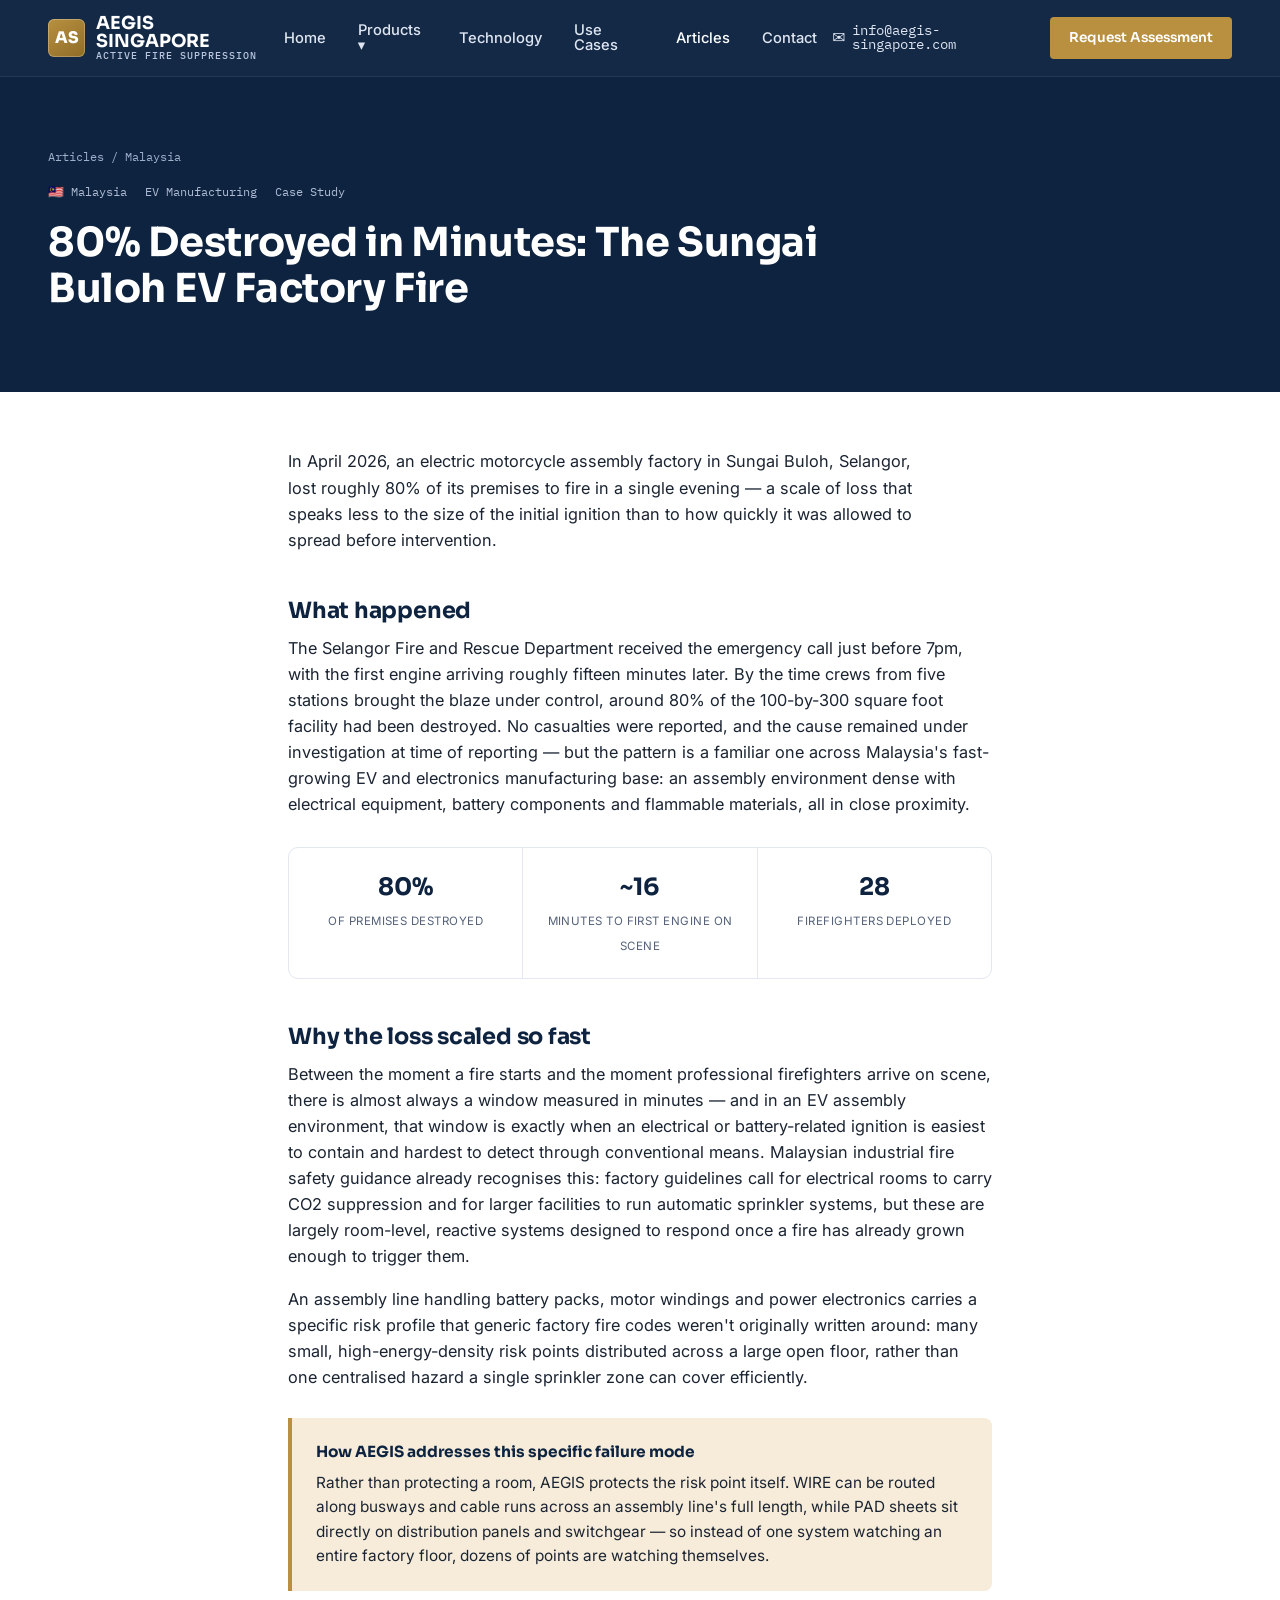
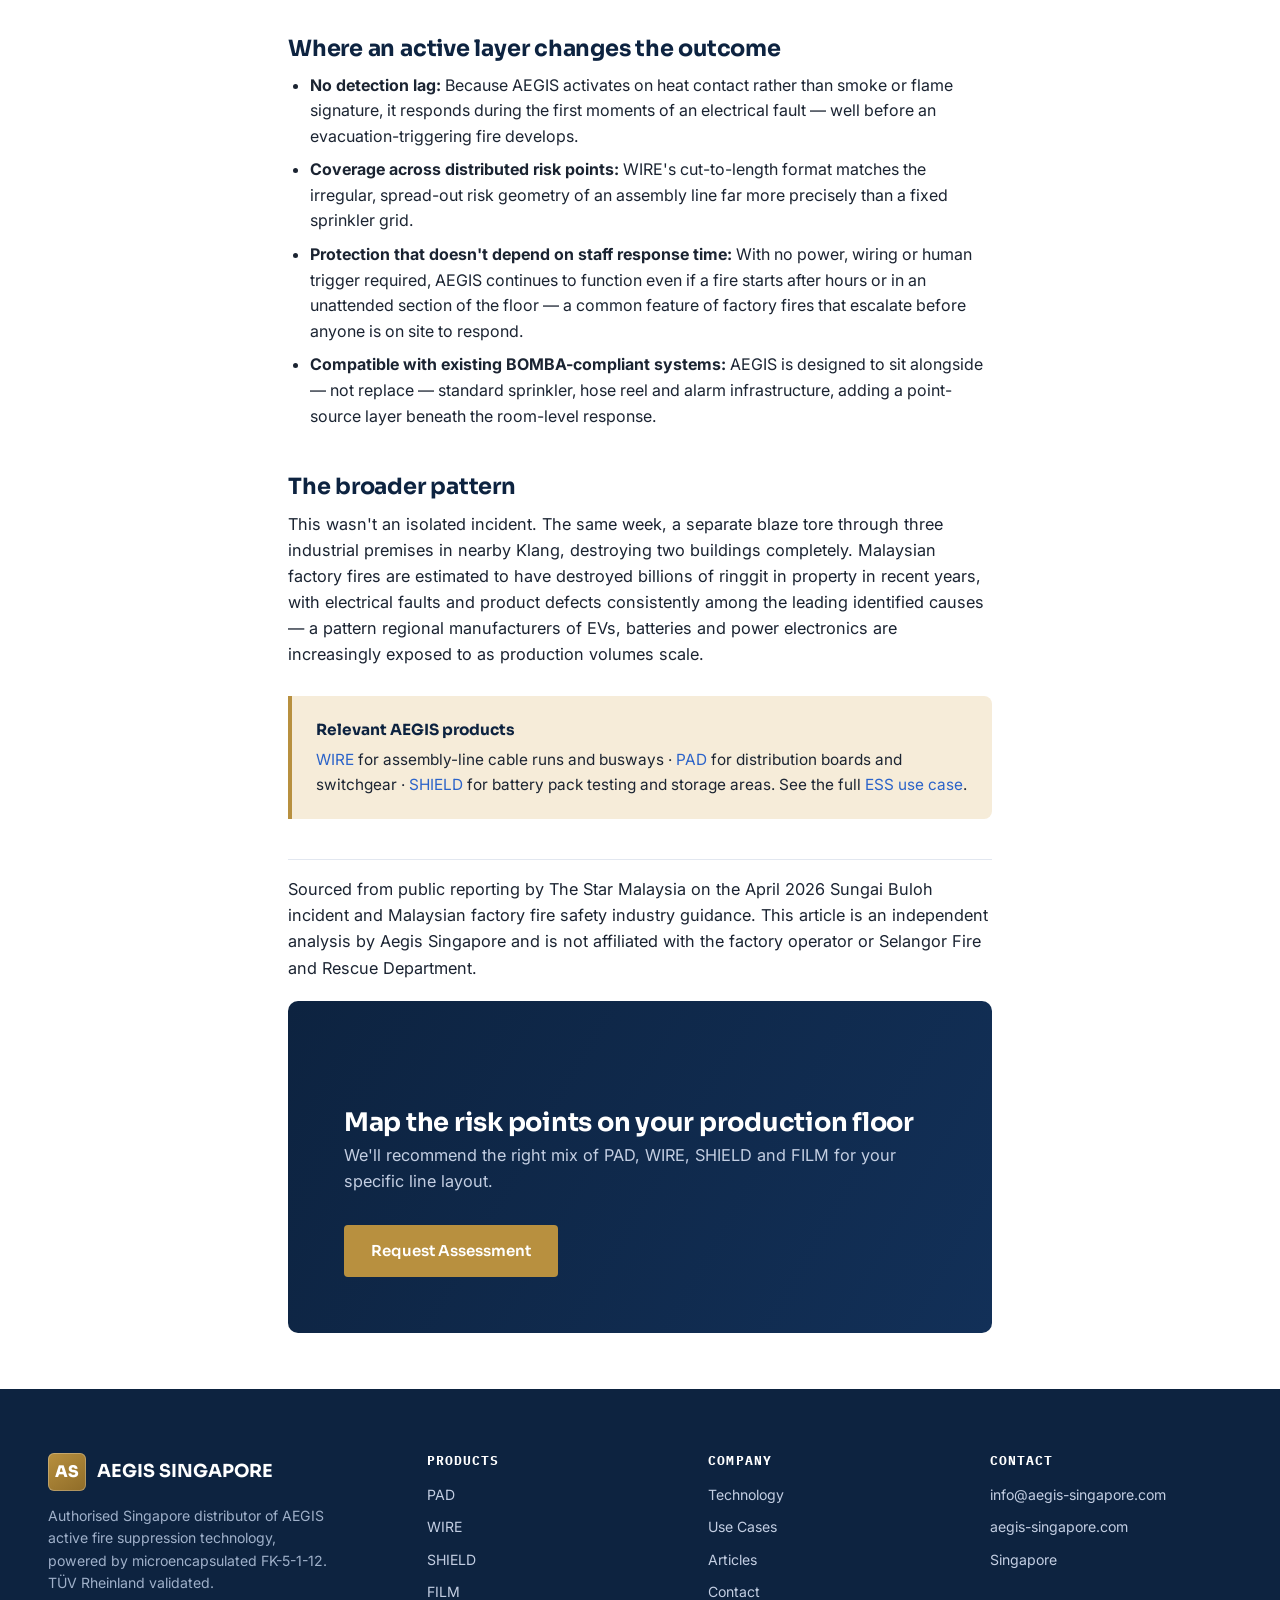
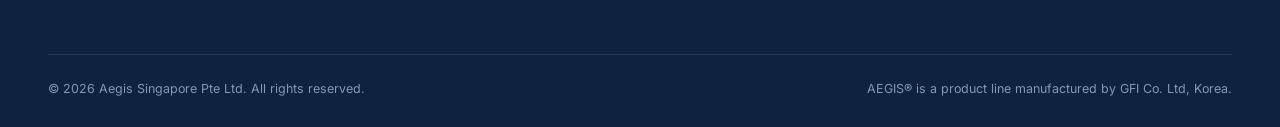
<file: articles/malaysia-ev-factory-fire.html>
<!DOCTYPE html>
<html lang="en">
<head>
<meta charset="UTF-8">
<meta name="viewport" content="width=device-width, initial-scale=1.0">
<title>Malaysia EV Factory Fire: Sungai Buloh Case Study — Aegis Singapore</title>
<meta name="description" content="An electric motorcycle assembly factory in Sungai Buloh, Selangor was 80% destroyed by fire. How active suppression at the panel and assembly-line level could limit this kind of loss.">
<meta name="keywords" content="Malaysia factory fire, EV factory fire Malaysia, Sungai Buloh fire, electrical fire Selangor, BOMBA fire safety">
<link rel="canonical" href="https://aegis-singapore.com/articles/malaysia-ev-factory-fire.html">
<link rel="preconnect" href="https://fonts.googleapis.com">
<link href="https://fonts.googleapis.com/css2?family=Sora:wght@500;600;700;800&family=Inter:wght@400;500;600&family=IBM+Plex+Mono:wght@500;600&display=swap" rel="stylesheet">
<link rel="stylesheet" href="../assets/css/style.css">
<script type="application/ld+json">
{
  "@context": "https://schema.org",
  "@type": "Article",
  "headline": "80% Destroyed in Minutes: The Sungai Buloh EV Factory Fire",
  "author": {"@type":"Organization","name":"Aegis Singapore Pte Ltd"},
  "publisher": {"@type":"Organization","name":"Aegis Singapore Pte Ltd"},
  "mainEntityOfPage": "https://aegis-singapore.com/articles/malaysia-ev-factory-fire.html"
}
</script>
</head>
<body>

<header class="site-header">
  <div class="header-inner">
    <a href="../index.html" class="brand">
      <span class="brand-mark">AS</span>
      <span>AEGIS SINGAPORE<small>Active Fire Suppression</small></span>
    </a>
    <nav class="main-nav">
      <ul>
        <li><a href="../index.html" class="nav-link">Home</a></li>
        <li class="has-dropdown">
          <a href="../products.html" class="nav-link">Products ▾</a>
          <div class="dropdown">
            <a href="../products.html#pad"><strong>PAD</strong><span>Self-activating sheet for panels &amp; enclosures</span></a>
            <a href="../products.html#wire"><strong>WIRE</strong><span>Linear protection for irregular hazards</span></a>
            <a href="../products.html#shield"><strong>SHIELD</strong><span>Large-space active detection &amp; suppression</span></a>
            <a href="../products.html#film"><strong>FILM</strong><span>Ultra-thin protection for tight spaces</span></a>
          </div>
        </li>
        <li><a href="../technology.html" class="nav-link">Technology</a></li>
        <li><a href="../use-cases.html" class="nav-link">Use Cases</a></li>
        <li><a href="../articles.html" class="nav-link active">Articles</a></li>
        <li><a href="../contact.html" class="nav-link">Contact</a></li>
      </ul>
    </nav>
    <div class="header-cta">
      <a class="tel-link" href="mailto:info@aegis-singapore.com">info@aegis-singapore.com</a>
      <a href="../contact.html" class="btn btn-gold btn-sm">Request Assessment</a>
      <button class="menu-toggle" aria-label="Toggle menu">☰</button>
    </div>
  </div>
</header>

<div class="article-hero">
  <div class="container">
    <div class="breadcrumb"><a href="../articles.html">Articles</a> / Malaysia</div>
    <div class="meta"><span>🇲🇾 Malaysia</span><span>EV Manufacturing</span><span>Case Study</span></div>
    <h1>80% Destroyed in Minutes: The Sungai Buloh EV Factory Fire</h1>
  </div>
</div>

<article class="article-body">
  <p class="lede">In April 2026, an electric motorcycle assembly factory in Sungai Buloh, Selangor, lost roughly 80% of its premises to fire in a single evening — a scale of loss that speaks less to the size of the initial ignition than to how quickly it was allowed to spread before intervention.</p>

  <h2>What happened</h2>
  <p>The Selangor Fire and Rescue Department received the emergency call just before 7pm, with the first engine arriving roughly fifteen minutes later. By the time crews from five stations brought the blaze under control, around 80% of the 100-by-300 square foot facility had been destroyed. No casualties were reported, and the cause remained under investigation at time of reporting — but the pattern is a familiar one across Malaysia's fast-growing EV and electronics manufacturing base: an assembly environment dense with electrical equipment, battery components and flammable materials, all in close proximity.</p>

  <div class="pull-stats">
    <div><b>80%</b><span>Of premises destroyed</span></div>
    <div><b>~16</b><span>Minutes to first engine on scene</span></div>
    <div><b>28</b><span>Firefighters deployed</span></div>
  </div>

  <h2>Why the loss scaled so fast</h2>
  <p>Between the moment a fire starts and the moment professional firefighters arrive on scene, there is almost always a window measured in minutes — and in an EV assembly environment, that window is exactly when an electrical or battery-related ignition is easiest to contain and hardest to detect through conventional means. Malaysian industrial fire safety guidance already recognises this: factory guidelines call for electrical rooms to carry CO2 suppression and for larger facilities to run automatic sprinkler systems, but these are largely room-level, reactive systems designed to respond once a fire has already grown enough to trigger them.</p>
  <p>An assembly line handling battery packs, motor windings and power electronics carries a specific risk profile that generic factory fire codes weren't originally written around: many small, high-energy-density risk points distributed across a large open floor, rather than one centralised hazard a single sprinkler zone can cover efficiently.</p>

  <div class="callout">
    <strong>How AEGIS addresses this specific failure mode</strong>
    Rather than protecting a room, AEGIS protects the risk point itself. WIRE can be routed along busways and cable runs across an assembly line's full length, while PAD sheets sit directly on distribution panels and switchgear — so instead of one system watching an entire factory floor, dozens of points are watching themselves.
  </div>

  <h2>Where an active layer changes the outcome</h2>
  <ul>
    <li><strong>No detection lag:</strong> Because AEGIS activates on heat contact rather than smoke or flame signature, it responds during the first moments of an electrical fault — well before an evacuation-triggering fire develops.</li>
    <li><strong>Coverage across distributed risk points:</strong> WIRE's cut-to-length format matches the irregular, spread-out risk geometry of an assembly line far more precisely than a fixed sprinkler grid.</li>
    <li><strong>Protection that doesn't depend on staff response time:</strong> With no power, wiring or human trigger required, AEGIS continues to function even if a fire starts after hours or in an unattended section of the floor — a common feature of factory fires that escalate before anyone is on site to respond.</li>
    <li><strong>Compatible with existing BOMBA-compliant systems:</strong> AEGIS is designed to sit alongside — not replace — standard sprinkler, hose reel and alarm infrastructure, adding a point-source layer beneath the room-level response.</li>
  </ul>

  <h2>The broader pattern</h2>
  <p>This wasn't an isolated incident. The same week, a separate blaze tore through three industrial premises in nearby Klang, destroying two buildings completely. Malaysian factory fires are estimated to have destroyed billions of ringgit in property in recent years, with electrical faults and product defects consistently among the leading identified causes — a pattern regional manufacturers of EVs, batteries and power electronics are increasingly exposed to as production volumes scale.</p>

  <div class="callout">
    <strong>Relevant AEGIS products</strong>
    <a href="../products.html#wire">WIRE</a> for assembly-line cable runs and busways · <a href="../products.html#pad">PAD</a> for distribution boards and switchgear · <a href="../products.html#shield">SHIELD</a> for battery pack testing and storage areas. See the full <a href="../use-cases.html#ess">ESS use case</a>.
  </div>

  <p class="source-note">Sourced from public reporting by The Star Malaysia on the April 2026 Sungai Buloh incident and Malaysian factory fire safety industry guidance. This article is an independent analysis by Aegis Singapore and is not affiliated with the factory operator or Selangor Fire and Rescue Department.</p>

  <div class="cta-band" style="margin-top:20px;">
    <div>
      <h2>Map the risk points on your production floor</h2>
      <p>We'll recommend the right mix of PAD, WIRE, SHIELD and FILM for your specific line layout.</p>
    </div>
    <a href="../contact.html" class="btn btn-gold">Request Assessment</a>
  </div>
</article>

<footer class="site-footer">
  <div class="container">
    <div class="footer-grid">
      <div class="footer-brand">
        <div class="brand" style="margin-bottom:14px;">
          <span class="brand-mark">AS</span>
          <span style="color:#fff;">AEGIS SINGAPORE</span>
        </div>
        <p>Authorised Singapore distributor of AEGIS active fire suppression technology, powered by microencapsulated FK-5-1-12. TÜV Rheinland validated.</p>
      </div>
      <div>
        <h4>Products</h4>
        <ul>
          <li><a href="../products.html#pad">PAD</a></li>
          <li><a href="../products.html#wire">WIRE</a></li>
          <li><a href="../products.html#shield">SHIELD</a></li>
          <li><a href="../products.html#film">FILM</a></li>
        </ul>
      </div>
      <div>
        <h4>Company</h4>
        <ul>
          <li><a href="../technology.html">Technology</a></li>
          <li><a href="../use-cases.html">Use Cases</a></li>
          <li><a href="../articles.html">Articles</a></li>
          <li><a href="../contact.html">Contact</a></li>
        </ul>
      </div>
      <div>
        <h4>Contact</h4>
        <ul>
          <li><a href="mailto:info@aegis-singapore.com">info@aegis-singapore.com</a></li>
          <li><a href="https://aegis-singapore.com">aegis-singapore.com</a></li>
          <li>Singapore</li>
        </ul>
      </div>
    </div>
    <div class="footer-bottom">
      <span>© 2026 Aegis Singapore Pte Ltd. All rights reserved.</span>
      <span>AEGIS® is a product line manufactured by GFI Co. Ltd, Korea.</span>
    </div>
  </div>
</footer>

<script src="../assets/js/main.js"></script>
</body>
</html>
</file>
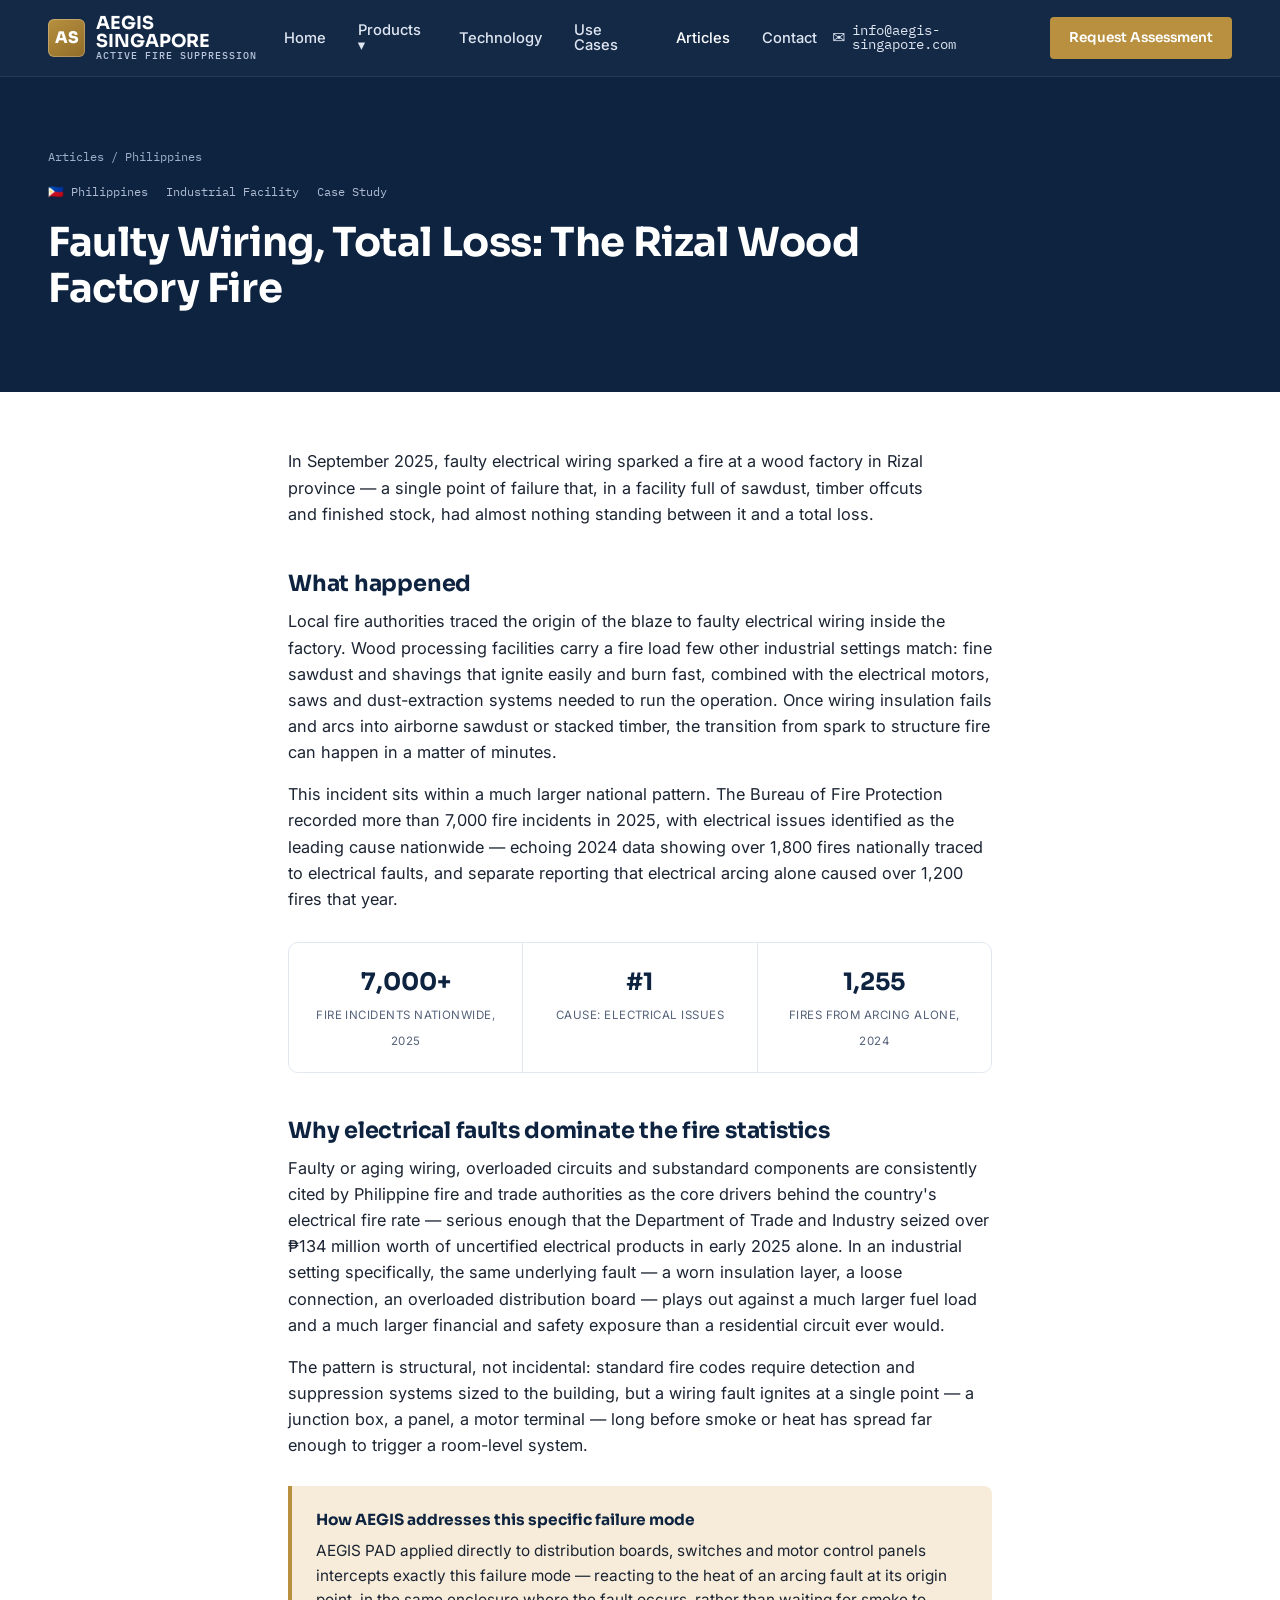
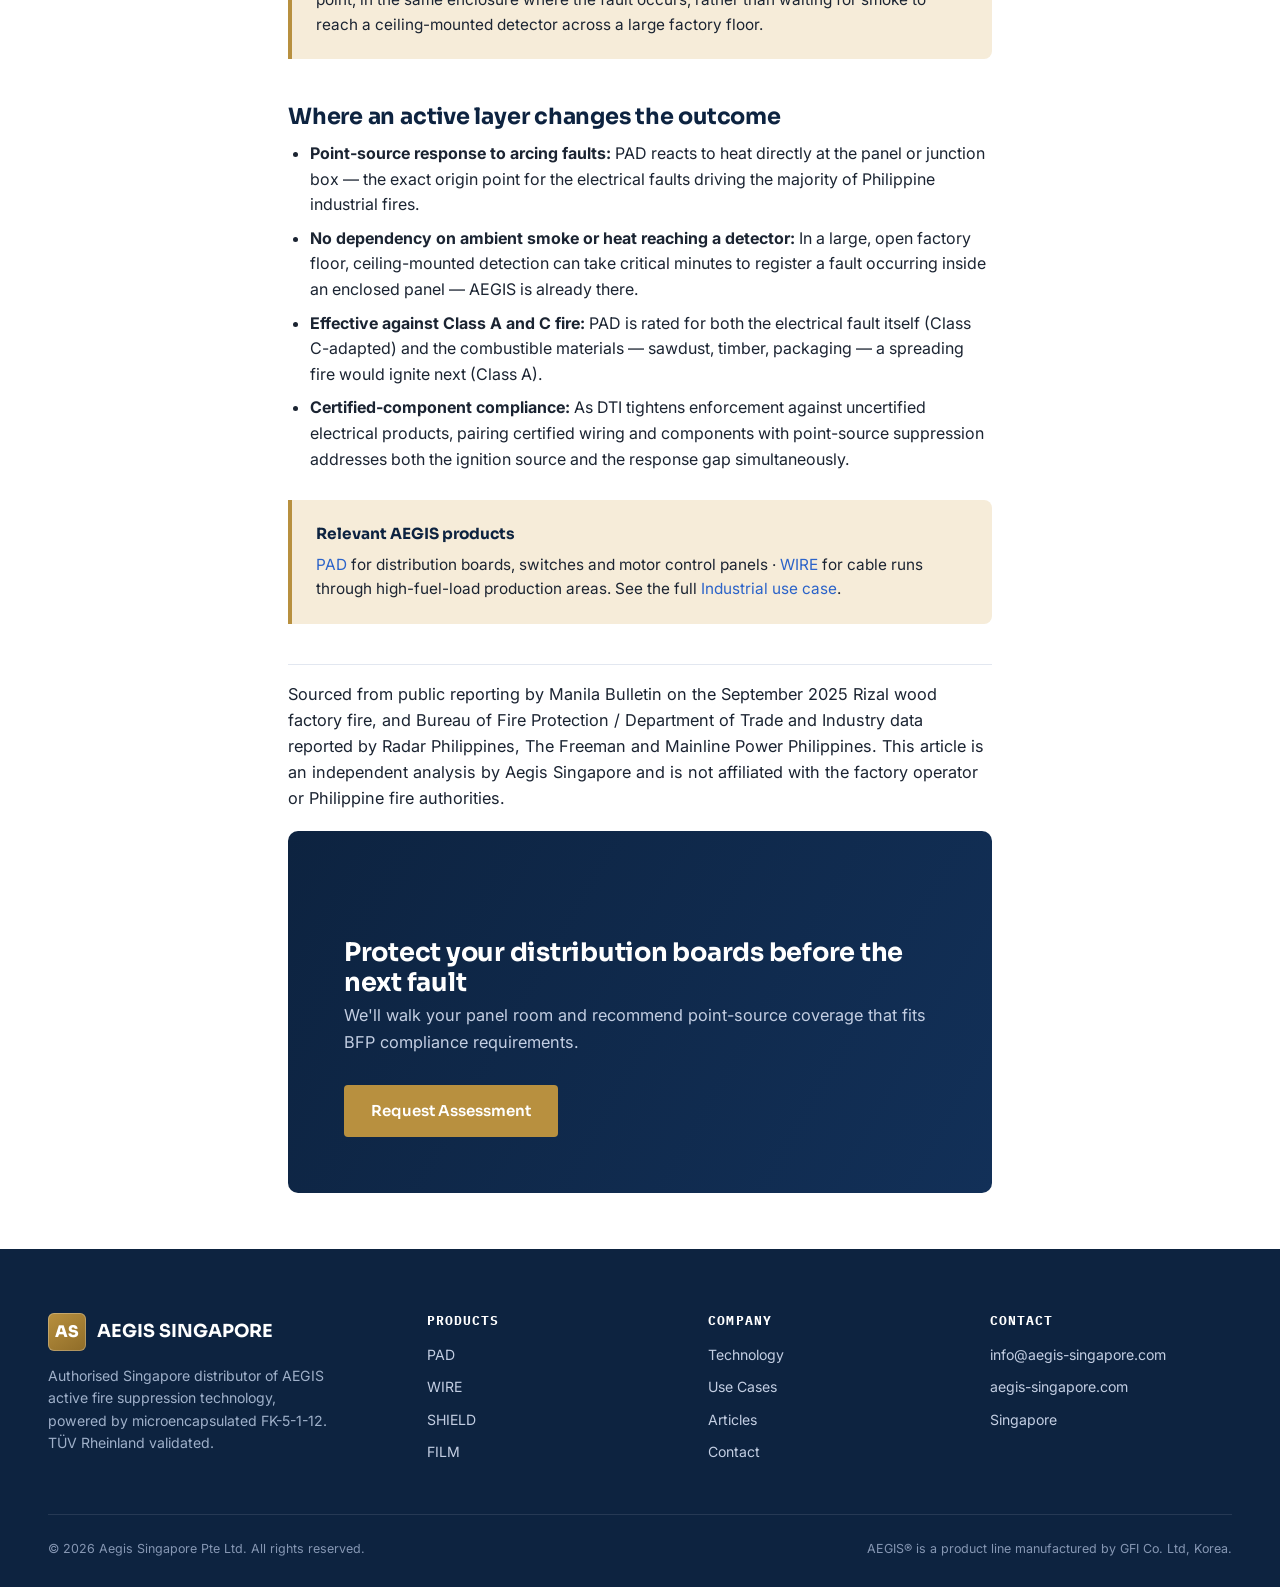
<file: articles/philippines-factory-electrical-fire.html>
<!DOCTYPE html>
<html lang="en">
<head>
<meta charset="UTF-8">
<meta name="viewport" content="width=device-width, initial-scale=1.0">
<title>Philippines Wood Factory Fire: Rizal Case Study — Aegis Singapore</title>
<meta name="description" content="Faulty electrical wiring sparked a fire at a wood factory in Rizal, Philippines — one of over 7,000 fires in 2025 where electrical issues were the leading cause. What point-source protection changes.">
<meta name="keywords" content="Philippines factory fire, Rizal fire, electrical fire Philippines, BFP fire statistics, factory fire safety Philippines">
<link rel="canonical" href="https://aegis-singapore.com/articles/philippines-factory-electrical-fire.html">
<link rel="preconnect" href="https://fonts.googleapis.com">
<link href="https://fonts.googleapis.com/css2?family=Sora:wght@500;600;700;800&family=Inter:wght@400;500;600&family=IBM+Plex+Mono:wght@500;600&display=swap" rel="stylesheet">
<link rel="stylesheet" href="../assets/css/style.css">
<script type="application/ld+json">
{
  "@context": "https://schema.org",
  "@type": "Article",
  "headline": "Faulty Wiring, Total Loss: The Rizal Wood Factory Fire",
  "author": {"@type":"Organization","name":"Aegis Singapore Pte Ltd"},
  "publisher": {"@type":"Organization","name":"Aegis Singapore Pte Ltd"},
  "mainEntityOfPage": "https://aegis-singapore.com/articles/philippines-factory-electrical-fire.html"
}
</script>
</head>
<body>

<header class="site-header">
  <div class="header-inner">
    <a href="../index.html" class="brand">
      <span class="brand-mark">AS</span>
      <span>AEGIS SINGAPORE<small>Active Fire Suppression</small></span>
    </a>
    <nav class="main-nav">
      <ul>
        <li><a href="../index.html" class="nav-link">Home</a></li>
        <li class="has-dropdown">
          <a href="../products.html" class="nav-link">Products ▾</a>
          <div class="dropdown">
            <a href="../products.html#pad"><strong>PAD</strong><span>Self-activating sheet for panels &amp; enclosures</span></a>
            <a href="../products.html#wire"><strong>WIRE</strong><span>Linear protection for irregular hazards</span></a>
            <a href="../products.html#shield"><strong>SHIELD</strong><span>Large-space active detection &amp; suppression</span></a>
            <a href="../products.html#film"><strong>FILM</strong><span>Ultra-thin protection for tight spaces</span></a>
          </div>
        </li>
        <li><a href="../technology.html" class="nav-link">Technology</a></li>
        <li><a href="../use-cases.html" class="nav-link">Use Cases</a></li>
        <li><a href="../articles.html" class="nav-link active">Articles</a></li>
        <li><a href="../contact.html" class="nav-link">Contact</a></li>
      </ul>
    </nav>
    <div class="header-cta">
      <a class="tel-link" href="mailto:info@aegis-singapore.com">info@aegis-singapore.com</a>
      <a href="../contact.html" class="btn btn-gold btn-sm">Request Assessment</a>
      <button class="menu-toggle" aria-label="Toggle menu">☰</button>
    </div>
  </div>
</header>

<div class="article-hero">
  <div class="container">
    <div class="breadcrumb"><a href="../articles.html">Articles</a> / Philippines</div>
    <div class="meta"><span>🇵🇭 Philippines</span><span>Industrial Facility</span><span>Case Study</span></div>
    <h1>Faulty Wiring, Total Loss: The Rizal Wood Factory Fire</h1>
  </div>
</div>

<article class="article-body">
  <p class="lede">In September 2025, faulty electrical wiring sparked a fire at a wood factory in Rizal province — a single point of failure that, in a facility full of sawdust, timber offcuts and finished stock, had almost nothing standing between it and a total loss.</p>

  <h2>What happened</h2>
  <p>Local fire authorities traced the origin of the blaze to faulty electrical wiring inside the factory. Wood processing facilities carry a fire load few other industrial settings match: fine sawdust and shavings that ignite easily and burn fast, combined with the electrical motors, saws and dust-extraction systems needed to run the operation. Once wiring insulation fails and arcs into airborne sawdust or stacked timber, the transition from spark to structure fire can happen in a matter of minutes.</p>
  <p>This incident sits within a much larger national pattern. The Bureau of Fire Protection recorded more than 7,000 fire incidents in 2025, with electrical issues identified as the leading cause nationwide — echoing 2024 data showing over 1,800 fires nationally traced to electrical faults, and separate reporting that electrical arcing alone caused over 1,200 fires that year.</p>

  <div class="pull-stats">
    <div><b>7,000+</b><span>Fire incidents nationwide, 2025</span></div>
    <div><b>#1</b><span>Cause: electrical issues</span></div>
    <div><b>1,255</b><span>Fires from arcing alone, 2024</span></div>
  </div>

  <h2>Why electrical faults dominate the fire statistics</h2>
  <p>Faulty or aging wiring, overloaded circuits and substandard components are consistently cited by Philippine fire and trade authorities as the core drivers behind the country's electrical fire rate — serious enough that the Department of Trade and Industry seized over ₱134 million worth of uncertified electrical products in early 2025 alone. In an industrial setting specifically, the same underlying fault — a worn insulation layer, a loose connection, an overloaded distribution board — plays out against a much larger fuel load and a much larger financial and safety exposure than a residential circuit ever would.</p>
  <p>The pattern is structural, not incidental: standard fire codes require detection and suppression systems sized to the building, but a wiring fault ignites at a single point — a junction box, a panel, a motor terminal — long before smoke or heat has spread far enough to trigger a room-level system.</p>

  <div class="callout">
    <strong>How AEGIS addresses this specific failure mode</strong>
    AEGIS PAD applied directly to distribution boards, switches and motor control panels intercepts exactly this failure mode — reacting to the heat of an arcing fault at its origin point, in the same enclosure where the fault occurs, rather than waiting for smoke to reach a ceiling-mounted detector across a large factory floor.
  </div>

  <h2>Where an active layer changes the outcome</h2>
  <ul>
    <li><strong>Point-source response to arcing faults:</strong> PAD reacts to heat directly at the panel or junction box — the exact origin point for the electrical faults driving the majority of Philippine industrial fires.</li>
    <li><strong>No dependency on ambient smoke or heat reaching a detector:</strong> In a large, open factory floor, ceiling-mounted detection can take critical minutes to register a fault occurring inside an enclosed panel — AEGIS is already there.</li>
    <li><strong>Effective against Class A and C fire:</strong> PAD is rated for both the electrical fault itself (Class C-adapted) and the combustible materials — sawdust, timber, packaging — a spreading fire would ignite next (Class A).</li>
    <li><strong>Certified-component compliance:</strong> As DTI tightens enforcement against uncertified electrical products, pairing certified wiring and components with point-source suppression addresses both the ignition source and the response gap simultaneously.</li>
  </ul>

  <div class="callout">
    <strong>Relevant AEGIS products</strong>
    <a href="../products.html#pad">PAD</a> for distribution boards, switches and motor control panels · <a href="../products.html#wire">WIRE</a> for cable runs through high-fuel-load production areas. See the full <a href="../use-cases.html#industrial">Industrial use case</a>.
  </div>

  <p class="source-note">Sourced from public reporting by Manila Bulletin on the September 2025 Rizal wood factory fire, and Bureau of Fire Protection / Department of Trade and Industry data reported by Radar Philippines, The Freeman and Mainline Power Philippines. This article is an independent analysis by Aegis Singapore and is not affiliated with the factory operator or Philippine fire authorities.</p>

  <div class="cta-band" style="margin-top:20px;">
    <div>
      <h2>Protect your distribution boards before the next fault</h2>
      <p>We'll walk your panel room and recommend point-source coverage that fits BFP compliance requirements.</p>
    </div>
    <a href="../contact.html" class="btn btn-gold">Request Assessment</a>
  </div>
</article>

<footer class="site-footer">
  <div class="container">
    <div class="footer-grid">
      <div class="footer-brand">
        <div class="brand" style="margin-bottom:14px;">
          <span class="brand-mark">AS</span>
          <span style="color:#fff;">AEGIS SINGAPORE</span>
        </div>
        <p>Authorised Singapore distributor of AEGIS active fire suppression technology, powered by microencapsulated FK-5-1-12. TÜV Rheinland validated.</p>
      </div>
      <div>
        <h4>Products</h4>
        <ul>
          <li><a href="../products.html#pad">PAD</a></li>
          <li><a href="../products.html#wire">WIRE</a></li>
          <li><a href="../products.html#shield">SHIELD</a></li>
          <li><a href="../products.html#film">FILM</a></li>
        </ul>
      </div>
      <div>
        <h4>Company</h4>
        <ul>
          <li><a href="../technology.html">Technology</a></li>
          <li><a href="../use-cases.html">Use Cases</a></li>
          <li><a href="../articles.html">Articles</a></li>
          <li><a href="../contact.html">Contact</a></li>
        </ul>
      </div>
      <div>
        <h4>Contact</h4>
        <ul>
          <li><a href="mailto:info@aegis-singapore.com">info@aegis-singapore.com</a></li>
          <li><a href="https://aegis-singapore.com">aegis-singapore.com</a></li>
          <li>Singapore</li>
        </ul>
      </div>
    </div>
    <div class="footer-bottom">
      <span>© 2026 Aegis Singapore Pte Ltd. All rights reserved.</span>
      <span>AEGIS® is a product line manufactured by GFI Co. Ltd, Korea.</span>
    </div>
  </div>
</footer>

<script src="../assets/js/main.js"></script>
</body>
</html>
</file>
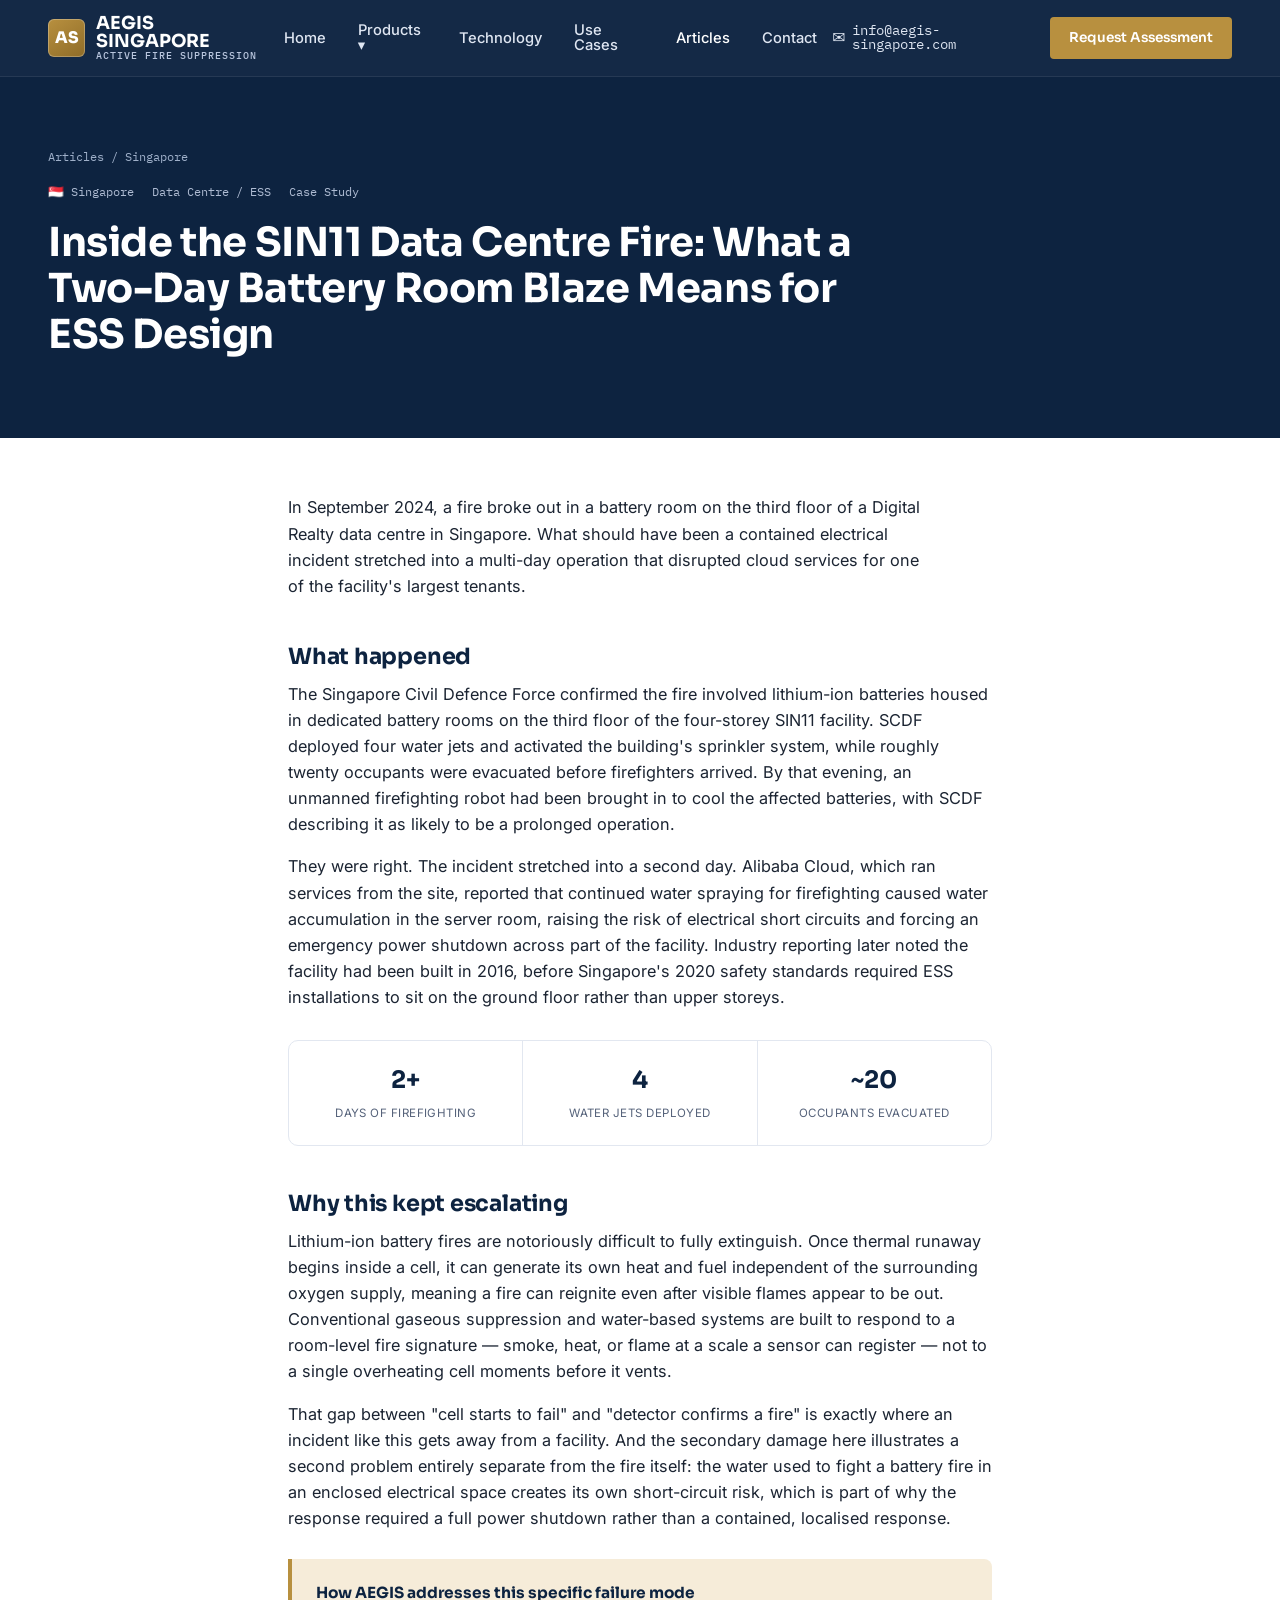
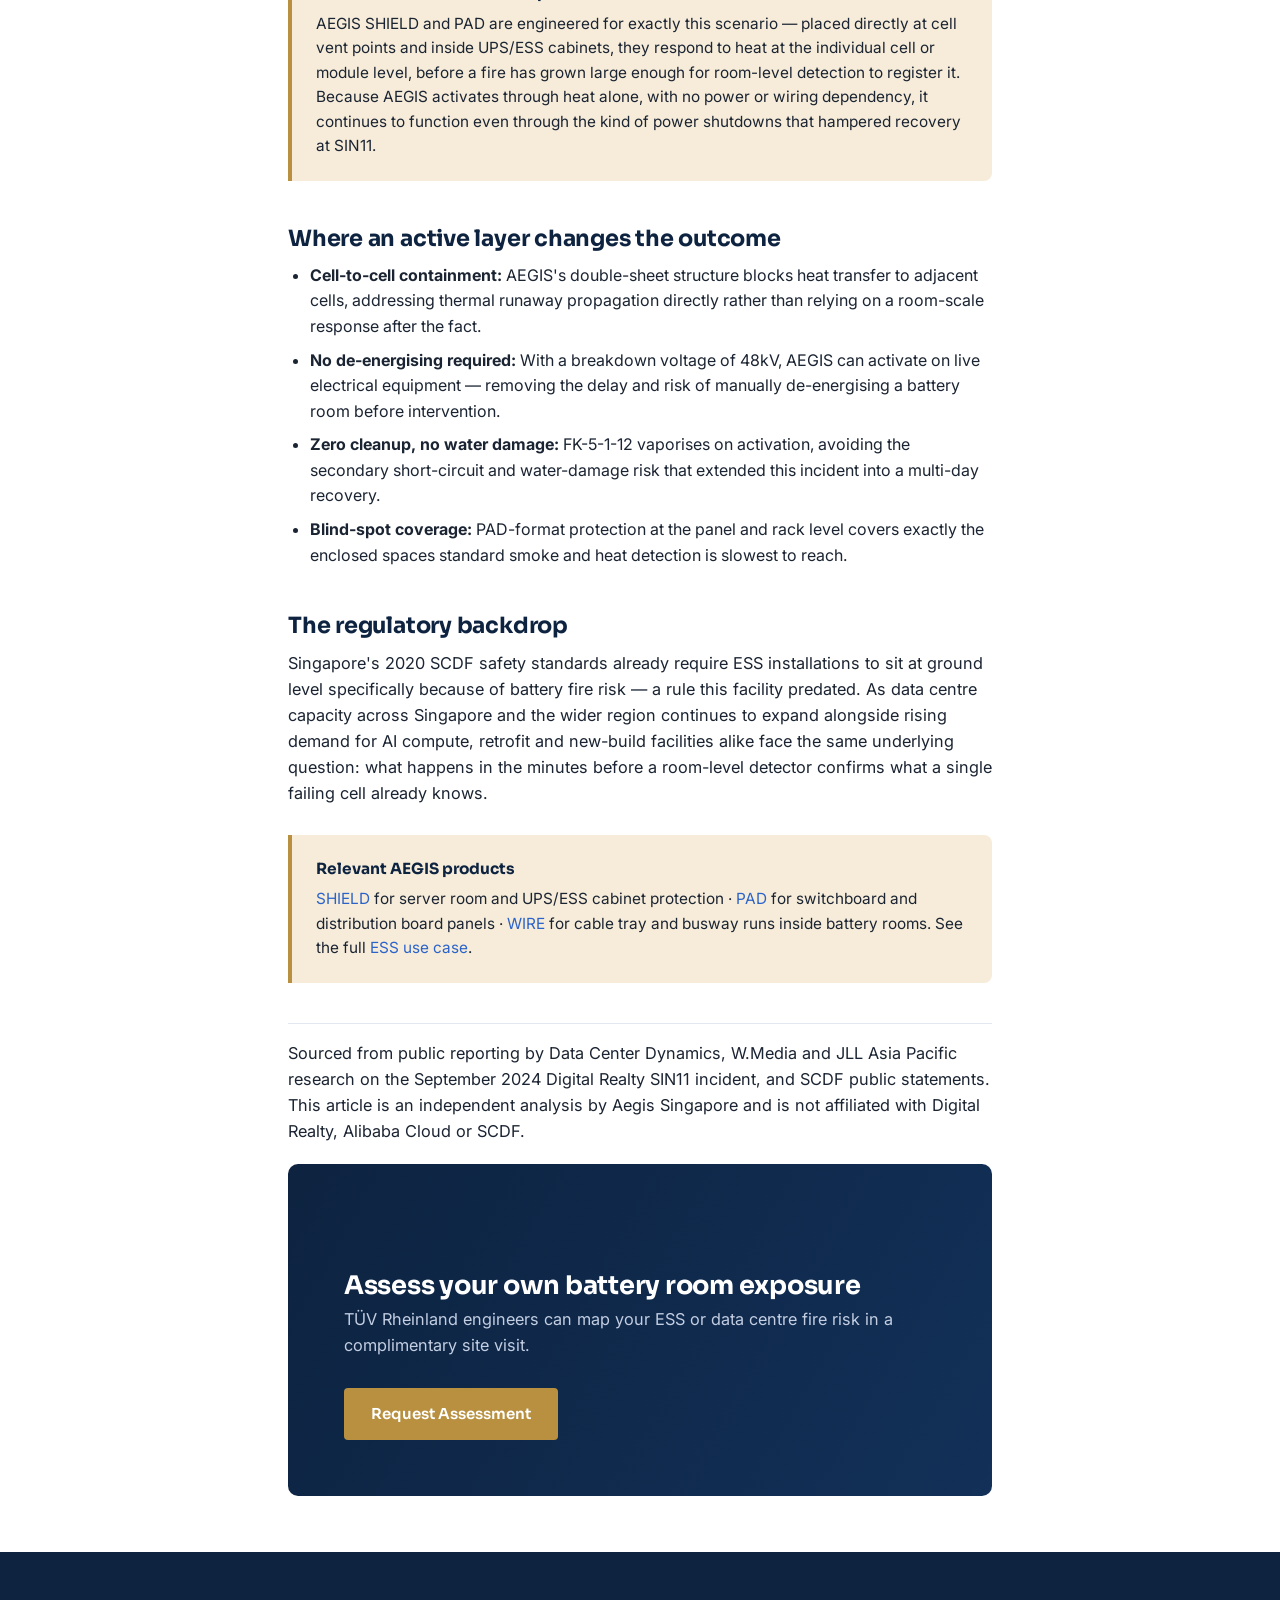
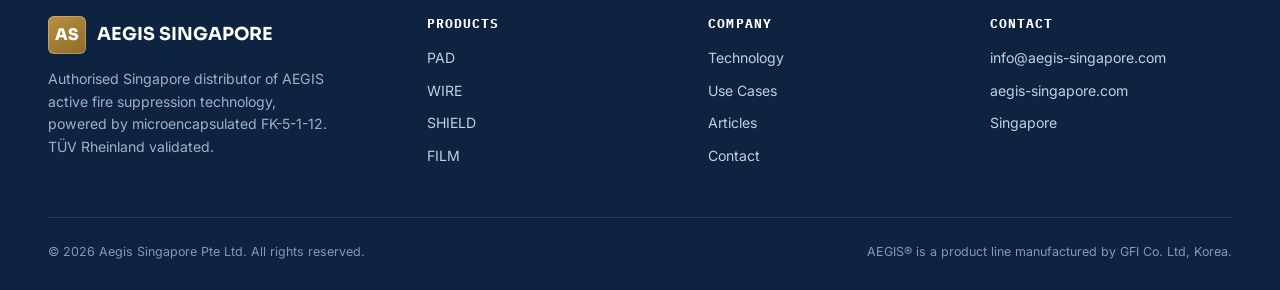
<file: articles/singapore-data-center-fire.html>
<!DOCTYPE html>
<html lang="en">
<head>
<meta charset="UTF-8">
<meta name="viewport" content="width=device-width, initial-scale=1.0">
<title>Singapore Data Centre Fire: Lessons for ESS &amp; Battery Room Design — Aegis Singapore</title>
<meta name="description" content="A lithium-ion battery room fire at a Singapore data centre disrupted cloud services for over 24 hours. How active suppression at the cell and cabinet level could change this outcome.">
<meta name="keywords" content="Singapore data centre fire, lithium-ion battery fire, data centre fire suppression, ESS fire safety Singapore">
<link rel="canonical" href="https://aegis-singapore.com/articles/singapore-data-center-fire.html">
<link rel="preconnect" href="https://fonts.googleapis.com">
<link href="https://fonts.googleapis.com/css2?family=Sora:wght@500;600;700;800&family=Inter:wght@400;500;600&family=IBM+Plex+Mono:wght@500;600&display=swap" rel="stylesheet">
<link rel="stylesheet" href="../assets/css/style.css">
<script type="application/ld+json">
{
  "@context": "https://schema.org",
  "@type": "Article",
  "headline": "Inside the SIN11 Data Centre Fire: What a Two-Day Battery Room Blaze Means for ESS Design",
  "author": {"@type":"Organization","name":"Aegis Singapore Pte Ltd"},
  "publisher": {"@type":"Organization","name":"Aegis Singapore Pte Ltd"},
  "mainEntityOfPage": "https://aegis-singapore.com/articles/singapore-data-center-fire.html"
}
</script>
</head>
<body>

<header class="site-header">
  <div class="header-inner">
    <a href="../index.html" class="brand">
      <span class="brand-mark">AS</span>
      <span>AEGIS SINGAPORE<small>Active Fire Suppression</small></span>
    </a>
    <nav class="main-nav">
      <ul>
        <li><a href="../index.html" class="nav-link">Home</a></li>
        <li class="has-dropdown">
          <a href="../products.html" class="nav-link">Products ▾</a>
          <div class="dropdown">
            <a href="../products.html#pad"><strong>PAD</strong><span>Self-activating sheet for panels &amp; enclosures</span></a>
            <a href="../products.html#wire"><strong>WIRE</strong><span>Linear protection for irregular hazards</span></a>
            <a href="../products.html#shield"><strong>SHIELD</strong><span>Large-space active detection &amp; suppression</span></a>
            <a href="../products.html#film"><strong>FILM</strong><span>Ultra-thin protection for tight spaces</span></a>
          </div>
        </li>
        <li><a href="../technology.html" class="nav-link">Technology</a></li>
        <li><a href="../use-cases.html" class="nav-link">Use Cases</a></li>
        <li><a href="../articles.html" class="nav-link active">Articles</a></li>
        <li><a href="../contact.html" class="nav-link">Contact</a></li>
      </ul>
    </nav>
    <div class="header-cta">
      <a class="tel-link" href="mailto:info@aegis-singapore.com">info@aegis-singapore.com</a>
      <a href="../contact.html" class="btn btn-gold btn-sm">Request Assessment</a>
      <button class="menu-toggle" aria-label="Toggle menu">☰</button>
    </div>
  </div>
</header>

<div class="article-hero">
  <div class="container">
    <div class="breadcrumb"><a href="../articles.html">Articles</a> / Singapore</div>
    <div class="meta"><span>🇸🇬 Singapore</span><span>Data Centre / ESS</span><span>Case Study</span></div>
    <h1>Inside the SIN11 Data Centre Fire: What a Two-Day Battery Room Blaze Means for ESS Design</h1>
  </div>
</div>

<article class="article-body">
  <p class="lede">In September 2024, a fire broke out in a battery room on the third floor of a Digital Realty data centre in Singapore. What should have been a contained electrical incident stretched into a multi-day operation that disrupted cloud services for one of the facility's largest tenants.</p>

  <h2>What happened</h2>
  <p>The Singapore Civil Defence Force confirmed the fire involved lithium-ion batteries housed in dedicated battery rooms on the third floor of the four-storey SIN11 facility. SCDF deployed four water jets and activated the building's sprinkler system, while roughly twenty occupants were evacuated before firefighters arrived. By that evening, an unmanned firefighting robot had been brought in to cool the affected batteries, with SCDF describing it as likely to be a prolonged operation.</p>
  <p>They were right. The incident stretched into a second day. Alibaba Cloud, which ran services from the site, reported that continued water spraying for firefighting caused water accumulation in the server room, raising the risk of electrical short circuits and forcing an emergency power shutdown across part of the facility. Industry reporting later noted the facility had been built in 2016, before Singapore's 2020 safety standards required ESS installations to sit on the ground floor rather than upper storeys.</p>

  <div class="pull-stats">
    <div><b>2+</b><span>Days of firefighting</span></div>
    <div><b>4</b><span>Water jets deployed</span></div>
    <div><b>~20</b><span>Occupants evacuated</span></div>
  </div>

  <h2>Why this kept escalating</h2>
  <p>Lithium-ion battery fires are notoriously difficult to fully extinguish. Once thermal runaway begins inside a cell, it can generate its own heat and fuel independent of the surrounding oxygen supply, meaning a fire can reignite even after visible flames appear to be out. Conventional gaseous suppression and water-based systems are built to respond to a room-level fire signature — smoke, heat, or flame at a scale a sensor can register — not to a single overheating cell moments before it vents.</p>
  <p>That gap between "cell starts to fail" and "detector confirms a fire" is exactly where an incident like this gets away from a facility. And the secondary damage here illustrates a second problem entirely separate from the fire itself: the water used to fight a battery fire in an enclosed electrical space creates its own short-circuit risk, which is part of why the response required a full power shutdown rather than a contained, localised response.</p>

  <div class="callout">
    <strong>How AEGIS addresses this specific failure mode</strong>
    AEGIS SHIELD and PAD are engineered for exactly this scenario — placed directly at cell vent points and inside UPS/ESS cabinets, they respond to heat at the individual cell or module level, before a fire has grown large enough for room-level detection to register it. Because AEGIS activates through heat alone, with no power or wiring dependency, it continues to function even through the kind of power shutdowns that hampered recovery at SIN11.
  </div>

  <h2>Where an active layer changes the outcome</h2>
  <ul>
    <li><strong>Cell-to-cell containment:</strong> AEGIS's double-sheet structure blocks heat transfer to adjacent cells, addressing thermal runaway propagation directly rather than relying on a room-scale response after the fact.</li>
    <li><strong>No de-energising required:</strong> With a breakdown voltage of 48kV, AEGIS can activate on live electrical equipment — removing the delay and risk of manually de-energising a battery room before intervention.</li>
    <li><strong>Zero cleanup, no water damage:</strong> FK-5-1-12 vaporises on activation, avoiding the secondary short-circuit and water-damage risk that extended this incident into a multi-day recovery.</li>
    <li><strong>Blind-spot coverage:</strong> PAD-format protection at the panel and rack level covers exactly the enclosed spaces standard smoke and heat detection is slowest to reach.</li>
  </ul>

  <h2>The regulatory backdrop</h2>
  <p>Singapore's 2020 SCDF safety standards already require ESS installations to sit at ground level specifically because of battery fire risk — a rule this facility predated. As data centre capacity across Singapore and the wider region continues to expand alongside rising demand for AI compute, retrofit and new-build facilities alike face the same underlying question: what happens in the minutes before a room-level detector confirms what a single failing cell already knows.</p>

  <div class="callout">
    <strong>Relevant AEGIS products</strong>
    <a href="../products.html#shield">SHIELD</a> for server room and UPS/ESS cabinet protection · <a href="../products.html#pad">PAD</a> for switchboard and distribution board panels · <a href="../products.html#wire">WIRE</a> for cable tray and busway runs inside battery rooms. See the full <a href="../use-cases.html#ess">ESS use case</a>.
  </div>

  <p class="source-note">Sourced from public reporting by Data Center Dynamics, W.Media and JLL Asia Pacific research on the September 2024 Digital Realty SIN11 incident, and SCDF public statements. This article is an independent analysis by Aegis Singapore and is not affiliated with Digital Realty, Alibaba Cloud or SCDF.</p>

  <div class="cta-band" style="margin-top:20px;">
    <div>
      <h2>Assess your own battery room exposure</h2>
      <p>TÜV Rheinland engineers can map your ESS or data centre fire risk in a complimentary site visit.</p>
    </div>
    <a href="../contact.html" class="btn btn-gold">Request Assessment</a>
  </div>
</article>

<footer class="site-footer">
  <div class="container">
    <div class="footer-grid">
      <div class="footer-brand">
        <div class="brand" style="margin-bottom:14px;">
          <span class="brand-mark">AS</span>
          <span style="color:#fff;">AEGIS SINGAPORE</span>
        </div>
        <p>Authorised Singapore distributor of AEGIS active fire suppression technology, powered by microencapsulated FK-5-1-12. TÜV Rheinland validated.</p>
      </div>
      <div>
        <h4>Products</h4>
        <ul>
          <li><a href="../products.html#pad">PAD</a></li>
          <li><a href="../products.html#wire">WIRE</a></li>
          <li><a href="../products.html#shield">SHIELD</a></li>
          <li><a href="../products.html#film">FILM</a></li>
        </ul>
      </div>
      <div>
        <h4>Company</h4>
        <ul>
          <li><a href="../technology.html">Technology</a></li>
          <li><a href="../use-cases.html">Use Cases</a></li>
          <li><a href="../articles.html">Articles</a></li>
          <li><a href="../contact.html">Contact</a></li>
        </ul>
      </div>
      <div>
        <h4>Contact</h4>
        <ul>
          <li><a href="mailto:info@aegis-singapore.com">info@aegis-singapore.com</a></li>
          <li><a href="https://aegis-singapore.com">aegis-singapore.com</a></li>
          <li>Singapore</li>
        </ul>
      </div>
    </div>
    <div class="footer-bottom">
      <span>© 2026 Aegis Singapore Pte Ltd. All rights reserved.</span>
      <span>AEGIS® is a product line manufactured by GFI Co. Ltd, Korea.</span>
    </div>
  </div>
</footer>

<script src="../assets/js/main.js"></script>
</body>
</html>
</file>
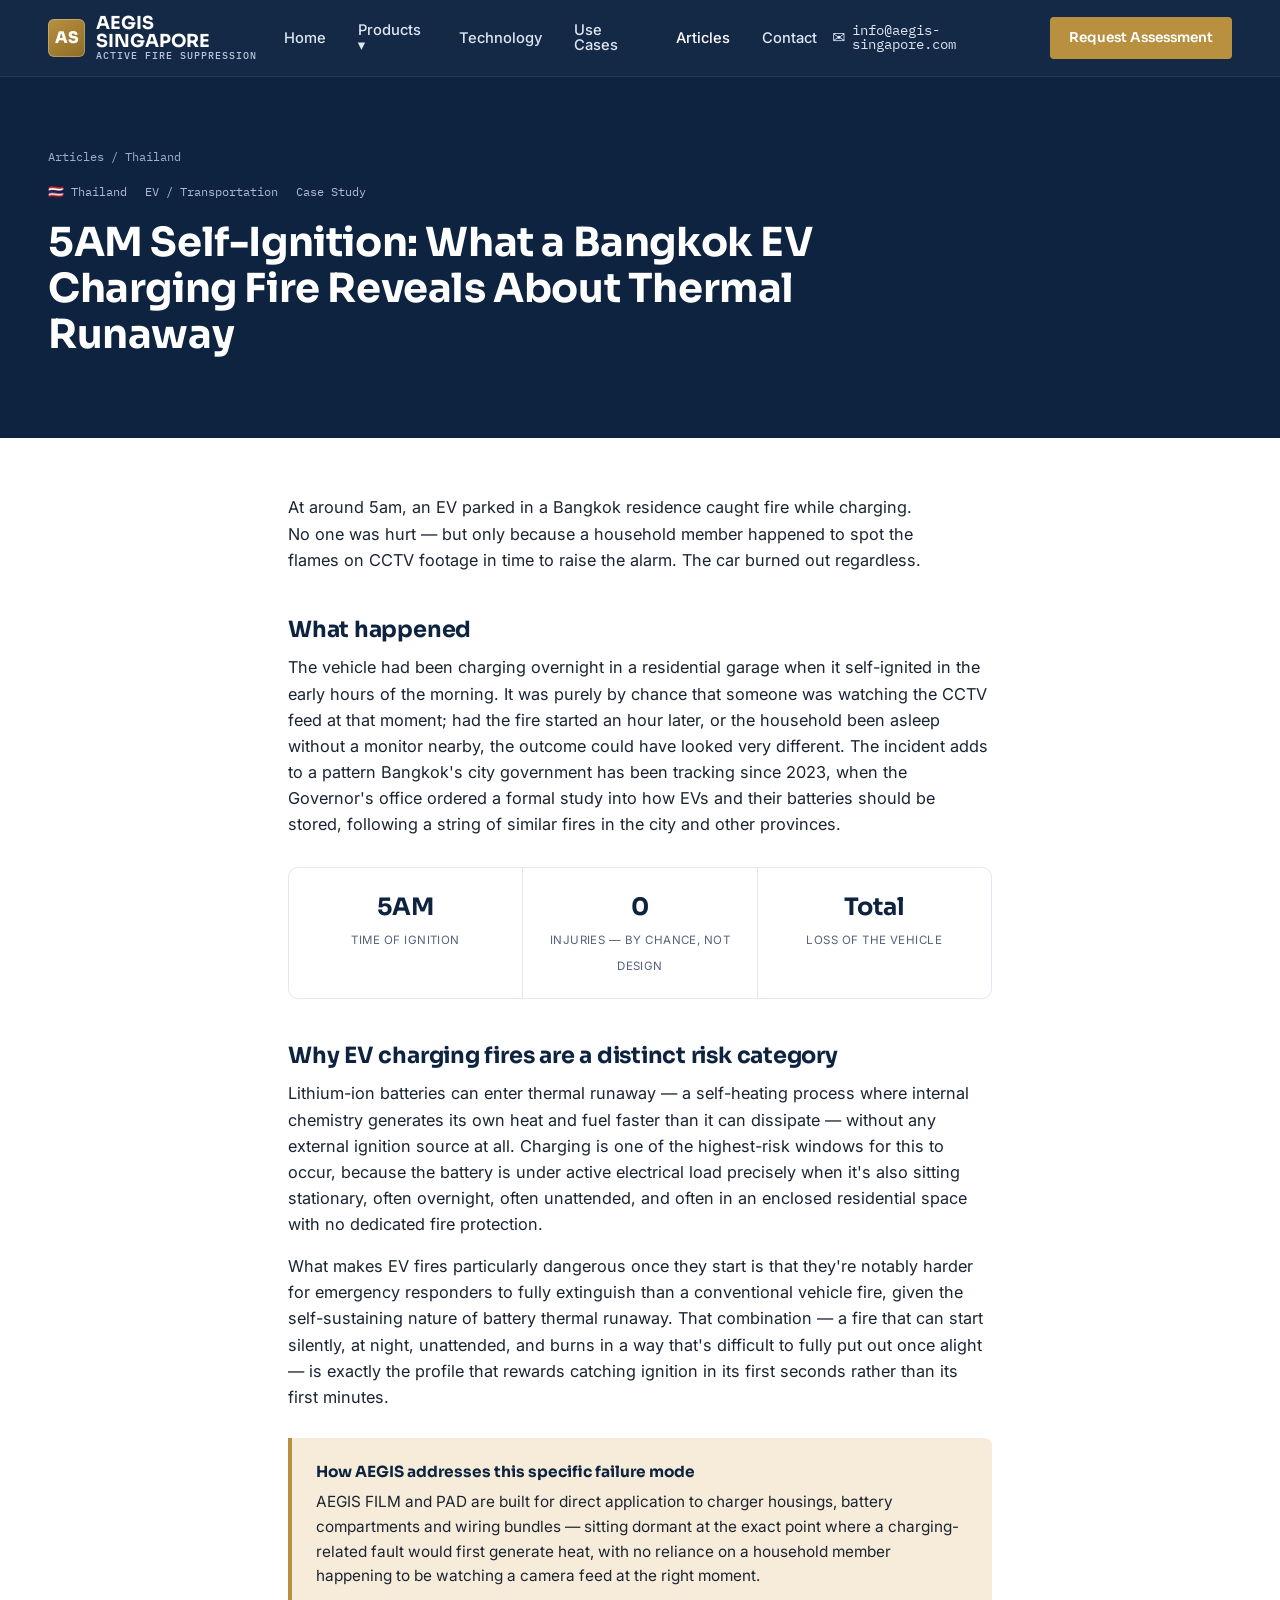
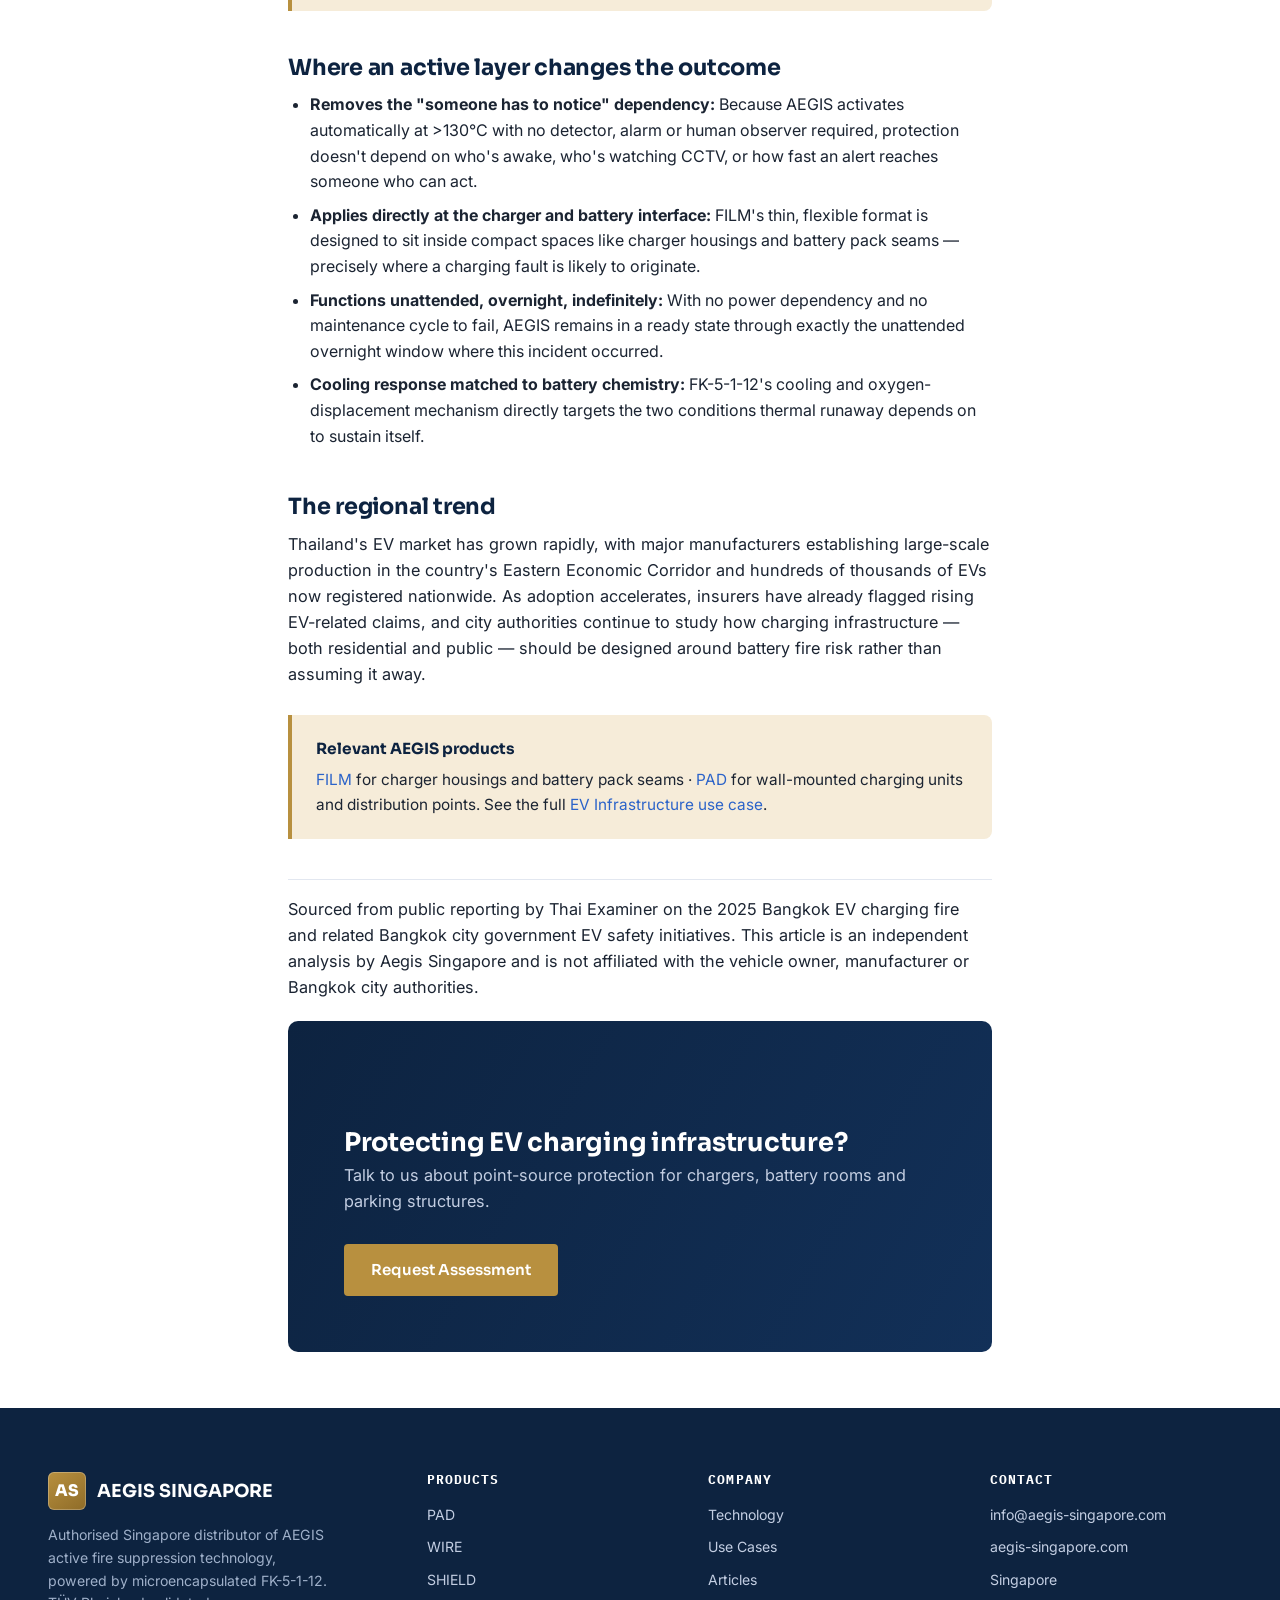
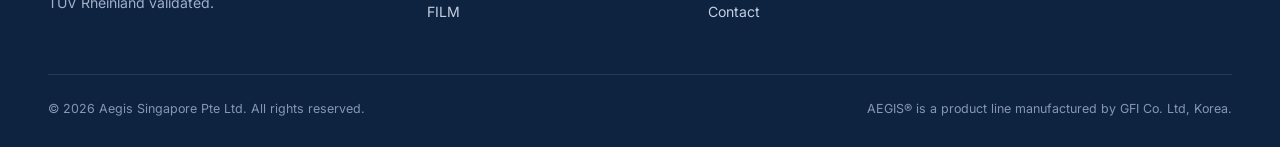
<file: articles/thailand-ev-charging-fire.html>
<!DOCTYPE html>
<html lang="en">
<head>
<meta charset="UTF-8">
<meta name="viewport" content="width=device-width, initial-scale=1.0">
<title>Thailand EV Charging Fire: Bangkok Case Study — Aegis Singapore</title>
<meta name="description" content="An EV self-ignited while charging overnight in a Bangkok garage. How point-source active suppression at the charging point could catch what CCTV luck currently has to.">
<meta name="keywords" content="Thailand EV fire, Bangkok EV charging fire, thermal runaway, EV battery fire Thailand, EV charger fire safety">
<link rel="canonical" href="https://aegis-singapore.com/articles/thailand-ev-charging-fire.html">
<link rel="preconnect" href="https://fonts.googleapis.com">
<link href="https://fonts.googleapis.com/css2?family=Sora:wght@500;600;700;800&family=Inter:wght@400;500;600&family=IBM+Plex+Mono:wght@500;600&display=swap" rel="stylesheet">
<link rel="stylesheet" href="../assets/css/style.css">
<script type="application/ld+json">
{
  "@context": "https://schema.org",
  "@type": "Article",
  "headline": "5AM Self-Ignition: What a Bangkok EV Charging Fire Reveals About Thermal Runaway",
  "author": {"@type":"Organization","name":"Aegis Singapore Pte Ltd"},
  "publisher": {"@type":"Organization","name":"Aegis Singapore Pte Ltd"},
  "mainEntityOfPage": "https://aegis-singapore.com/articles/thailand-ev-charging-fire.html"
}
</script>
</head>
<body>

<header class="site-header">
  <div class="header-inner">
    <a href="../index.html" class="brand">
      <span class="brand-mark">AS</span>
      <span>AEGIS SINGAPORE<small>Active Fire Suppression</small></span>
    </a>
    <nav class="main-nav">
      <ul>
        <li><a href="../index.html" class="nav-link">Home</a></li>
        <li class="has-dropdown">
          <a href="../products.html" class="nav-link">Products ▾</a>
          <div class="dropdown">
            <a href="../products.html#pad"><strong>PAD</strong><span>Self-activating sheet for panels &amp; enclosures</span></a>
            <a href="../products.html#wire"><strong>WIRE</strong><span>Linear protection for irregular hazards</span></a>
            <a href="../products.html#shield"><strong>SHIELD</strong><span>Large-space active detection &amp; suppression</span></a>
            <a href="../products.html#film"><strong>FILM</strong><span>Ultra-thin protection for tight spaces</span></a>
          </div>
        </li>
        <li><a href="../technology.html" class="nav-link">Technology</a></li>
        <li><a href="../use-cases.html" class="nav-link">Use Cases</a></li>
        <li><a href="../articles.html" class="nav-link active">Articles</a></li>
        <li><a href="../contact.html" class="nav-link">Contact</a></li>
      </ul>
    </nav>
    <div class="header-cta">
      <a class="tel-link" href="mailto:info@aegis-singapore.com">info@aegis-singapore.com</a>
      <a href="../contact.html" class="btn btn-gold btn-sm">Request Assessment</a>
      <button class="menu-toggle" aria-label="Toggle menu">☰</button>
    </div>
  </div>
</header>

<div class="article-hero">
  <div class="container">
    <div class="breadcrumb"><a href="../articles.html">Articles</a> / Thailand</div>
    <div class="meta"><span>🇹🇭 Thailand</span><span>EV / Transportation</span><span>Case Study</span></div>
    <h1>5AM Self-Ignition: What a Bangkok EV Charging Fire Reveals About Thermal Runaway</h1>
  </div>
</div>

<article class="article-body">
  <p class="lede">At around 5am, an EV parked in a Bangkok residence caught fire while charging. No one was hurt — but only because a household member happened to spot the flames on CCTV footage in time to raise the alarm. The car burned out regardless.</p>

  <h2>What happened</h2>
  <p>The vehicle had been charging overnight in a residential garage when it self-ignited in the early hours of the morning. It was purely by chance that someone was watching the CCTV feed at that moment; had the fire started an hour later, or the household been asleep without a monitor nearby, the outcome could have looked very different. The incident adds to a pattern Bangkok's city government has been tracking since 2023, when the Governor's office ordered a formal study into how EVs and their batteries should be stored, following a string of similar fires in the city and other provinces.</p>

  <div class="pull-stats">
    <div><b>5AM</b><span>Time of ignition</span></div>
    <div><b>0</b><span>Injuries — by chance, not design</span></div>
    <div><b>Total</b><span>Loss of the vehicle</span></div>
  </div>

  <h2>Why EV charging fires are a distinct risk category</h2>
  <p>Lithium-ion batteries can enter thermal runaway — a self-heating process where internal chemistry generates its own heat and fuel faster than it can dissipate — without any external ignition source at all. Charging is one of the highest-risk windows for this to occur, because the battery is under active electrical load precisely when it's also sitting stationary, often overnight, often unattended, and often in an enclosed residential space with no dedicated fire protection.</p>
  <p>What makes EV fires particularly dangerous once they start is that they're notably harder for emergency responders to fully extinguish than a conventional vehicle fire, given the self-sustaining nature of battery thermal runaway. That combination — a fire that can start silently, at night, unattended, and burns in a way that's difficult to fully put out once alight — is exactly the profile that rewards catching ignition in its first seconds rather than its first minutes.</p>

  <div class="callout">
    <strong>How AEGIS addresses this specific failure mode</strong>
    AEGIS FILM and PAD are built for direct application to charger housings, battery compartments and wiring bundles — sitting dormant at the exact point where a charging-related fault would first generate heat, with no reliance on a household member happening to be watching a camera feed at the right moment.
  </div>

  <h2>Where an active layer changes the outcome</h2>
  <ul>
    <li><strong>Removes the "someone has to notice" dependency:</strong> Because AEGIS activates automatically at &gt;130°C with no detector, alarm or human observer required, protection doesn't depend on who's awake, who's watching CCTV, or how fast an alert reaches someone who can act.</li>
    <li><strong>Applies directly at the charger and battery interface:</strong> FILM's thin, flexible format is designed to sit inside compact spaces like charger housings and battery pack seams — precisely where a charging fault is likely to originate.</li>
    <li><strong>Functions unattended, overnight, indefinitely:</strong> With no power dependency and no maintenance cycle to fail, AEGIS remains in a ready state through exactly the unattended overnight window where this incident occurred.</li>
    <li><strong>Cooling response matched to battery chemistry:</strong> FK-5-1-12's cooling and oxygen-displacement mechanism directly targets the two conditions thermal runaway depends on to sustain itself.</li>
  </ul>

  <h2>The regional trend</h2>
  <p>Thailand's EV market has grown rapidly, with major manufacturers establishing large-scale production in the country's Eastern Economic Corridor and hundreds of thousands of EVs now registered nationwide. As adoption accelerates, insurers have already flagged rising EV-related claims, and city authorities continue to study how charging infrastructure — both residential and public — should be designed around battery fire risk rather than assuming it away.</p>

  <div class="callout">
    <strong>Relevant AEGIS products</strong>
    <a href="../products.html#film">FILM</a> for charger housings and battery pack seams · <a href="../products.html#pad">PAD</a> for wall-mounted charging units and distribution points. See the full <a href="../use-cases.html#ev-infrastructure">EV Infrastructure use case</a>.
  </div>

  <p class="source-note">Sourced from public reporting by Thai Examiner on the 2025 Bangkok EV charging fire and related Bangkok city government EV safety initiatives. This article is an independent analysis by Aegis Singapore and is not affiliated with the vehicle owner, manufacturer or Bangkok city authorities.</p>

  <div class="cta-band" style="margin-top:20px;">
    <div>
      <h2>Protecting EV charging infrastructure?</h2>
      <p>Talk to us about point-source protection for chargers, battery rooms and parking structures.</p>
    </div>
    <a href="../contact.html" class="btn btn-gold">Request Assessment</a>
  </div>
</article>

<footer class="site-footer">
  <div class="container">
    <div class="footer-grid">
      <div class="footer-brand">
        <div class="brand" style="margin-bottom:14px;">
          <span class="brand-mark">AS</span>
          <span style="color:#fff;">AEGIS SINGAPORE</span>
        </div>
        <p>Authorised Singapore distributor of AEGIS active fire suppression technology, powered by microencapsulated FK-5-1-12. TÜV Rheinland validated.</p>
      </div>
      <div>
        <h4>Products</h4>
        <ul>
          <li><a href="../products.html#pad">PAD</a></li>
          <li><a href="../products.html#wire">WIRE</a></li>
          <li><a href="../products.html#shield">SHIELD</a></li>
          <li><a href="../products.html#film">FILM</a></li>
        </ul>
      </div>
      <div>
        <h4>Company</h4>
        <ul>
          <li><a href="../technology.html">Technology</a></li>
          <li><a href="../use-cases.html">Use Cases</a></li>
          <li><a href="../articles.html">Articles</a></li>
          <li><a href="../contact.html">Contact</a></li>
        </ul>
      </div>
      <div>
        <h4>Contact</h4>
        <ul>
          <li><a href="mailto:info@aegis-singapore.com">info@aegis-singapore.com</a></li>
          <li><a href="https://aegis-singapore.com">aegis-singapore.com</a></li>
          <li>Singapore</li>
        </ul>
      </div>
    </div>
    <div class="footer-bottom">
      <span>© 2026 Aegis Singapore Pte Ltd. All rights reserved.</span>
      <span>AEGIS® is a product line manufactured by GFI Co. Ltd, Korea.</span>
    </div>
  </div>
</footer>

<script src="../assets/js/main.js"></script>
</body>
</html>
</file>
<file: assets/css/style.css>
/* ============================================================
   AEGIS SINGAPORE — Design System
   Palette:  --navy (primary/deep), --blue (accent/interactive),
             --gold (signal/warning-to-safe accent), --ink (text),
             --mist (light surface), --white
   Type:     Display  — "Sora"   (headings, weight 600-700)
             Body     — "Inter"  (paragraphs, UI)
             Mono     — "IBM Plex Mono" (data, specs, stats)
   ============================================================ */

:root{
  --navy: #0d2340;
  --navy-2: #123058;
  --blue: #2b63c9;
  --blue-light: #eaf1fd;
  --gold: #b8903f;
  --gold-light: #f6ecd9;
  --ink: #1b2432;
  --ink-soft: #55627a;
  --mist: #f5f7fb;
  --line: #e2e7f0;
  --white: #ffffff;
  --danger: #b0362c;
  --safe: #1f7a52;

  --radius: 4px;
  --radius-lg: 10px;
  --shadow-sm: 0 1px 3px rgba(13,35,64,0.08);
  --shadow-md: 0 8px 24px rgba(13,35,64,0.10);
  --shadow-lg: 0 20px 50px rgba(13,35,64,0.16);

  --maxw: 1240px;
}

*,*::before,*::after{ box-sizing: border-box; }
html{ scroll-behavior: smooth; }
body{
  margin:0;
  font-family:'Inter',system-ui,-apple-system,Segoe UI,Roboto,sans-serif;
  color: var(--ink);
  background: var(--white);
  line-height: 1.6;
  -webkit-font-smoothing: antialiased;
}
h1,h2,h3,h4{
  font-family:'Sora',system-ui,sans-serif;
  color: var(--navy);
  line-height: 1.15;
  margin: 0 0 .5em;
  font-weight: 700;
  letter-spacing: -0.01em;
}
p{ margin: 0 0 1em; color: var(--ink-soft); }
a{ color: var(--blue); text-decoration:none; }
img{ max-width:100%; display:block; }
ul{ margin:0; padding:0; list-style:none; }
.mono{ font-family:'IBM Plex Mono', ui-monospace, monospace; }

.container{ max-width: var(--maxw); margin: 0 auto; padding: 0 28px; }
section{ padding: 88px 0; }
.section-tight{ padding: 56px 0; }
@media (max-width: 780px){
  section{ padding: 56px 0; }
  .container{ padding: 0 20px; }
}

.eyebrow{
  font-family:'IBM Plex Mono', monospace;
  text-transform: uppercase;
  letter-spacing: .14em;
  font-size: .72rem;
  color: var(--gold);
  font-weight: 600;
  display:flex; align-items:center; gap:10px;
  margin-bottom: 14px;
}
.eyebrow::before{
  content:''; width:26px; height:1px; background: var(--gold);
}

.lede{ font-size: 1.15rem; color: var(--ink-soft); max-width: 640px; }

/* Buttons */
.btn{
  display:inline-flex; align-items:center; gap:8px;
  font-family:'Sora',sans-serif; font-weight:600; font-size:.94rem;
  padding: 13px 26px; border-radius: var(--radius);
  border: 1px solid transparent; cursor:pointer;
  transition: all .18s ease;
  white-space: nowrap;
}
.btn-primary{ background: var(--navy); color:#fff; }
.btn-primary:hover{ background: var(--blue); transform: translateY(-1px); box-shadow: var(--shadow-md); }
.btn-gold{ background: var(--gold); color:#fff; }
.btn-gold:hover{ background:#a37f37; transform: translateY(-1px); box-shadow: var(--shadow-md);}
.btn-ghost{ background: transparent; color: var(--navy); border-color: var(--line); }
.btn-ghost:hover{ border-color: var(--navy); }
.btn-ghost-light{ background: transparent; color:#fff; border-color: rgba(255,255,255,.4); }
.btn-ghost-light:hover{ border-color: #fff; background: rgba(255,255,255,.08); }
.btn-sm{ padding: 9px 18px; font-size:.85rem; }

/* ============ HEADER ============ */
.site-header{
  position: sticky; top:0; z-index: 200;
  background: rgba(13,35,64,0.97);
  backdrop-filter: blur(6px);
  border-bottom: 1px solid rgba(255,255,255,.08);
}
.header-inner{
  max-width: var(--maxw); margin:0 auto; padding: 0 28px;
  display:flex; align-items:center; justify-content:space-between;
  height: 76px;
}
.brand{ display:flex; align-items:center; gap:11px; color:#fff; font-family:'Sora',sans-serif; font-weight:700; font-size:1.12rem; line-height:1; }
.brand-mark{
  width:38px; height:38px; border-radius: 6px;
  background: linear-gradient(145deg,var(--gold),#8f6c28);
  display:flex; align-items:center; justify-content:center;
  color:#fff; font-family:'Sora'; font-weight:800; font-size:1rem;
  box-shadow: inset 0 0 0 1px rgba(255,255,255,.25);
}
.brand small{ display:block; font-family:'IBM Plex Mono'; font-weight:500; font-size:.62rem; letter-spacing:.1em; color:#b9c6de; text-transform:uppercase; }

nav.main-nav{ display:flex; align-items:center; gap: 6px; }
nav.main-nav > ul{ display:flex; align-items:center; gap: 2px; }
nav.main-nav a.nav-link{
  color:#dfe6f2; font-size:.92rem; font-weight:500; padding: 10px 15px;
  border-radius: var(--radius); display:flex; align-items:center; gap:6px;
  line-height:1;
}
nav.main-nav a.nav-link:hover, nav.main-nav .has-dropdown:hover > a.nav-link{ color:#fff; background: rgba(255,255,255,.08); }
nav.main-nav a.nav-link.active{ color:#fff; }
.has-dropdown{ position:relative; }
.dropdown{
  position:absolute; top: 100%; left:0; min-width: 250px;
  background:#fff; border-radius: var(--radius-lg); box-shadow: var(--shadow-lg);
  padding: 10px; opacity:0; visibility:hidden; transform: translateY(8px);
  transition: all .18s ease; border:1px solid var(--line);
}
.has-dropdown:hover .dropdown{ opacity:1; visibility:visible; transform:translateY(0); }
.dropdown a{
  display:flex; flex-direction:column; padding: 10px 14px; border-radius:6px; color: var(--ink);
}
.dropdown a:hover{ background: var(--blue-light); }
.dropdown a strong{ font-family:'Sora'; font-size:.9rem; color:var(--navy); }
.dropdown a span{ font-size:.78rem; color:var(--ink-soft); margin-top:2px; }
.header-cta{ display:flex; align-items:center; gap:14px; }
.tel-link{ color:#dfe6f2; font-size:.86rem; font-family:'IBM Plex Mono', 'Courier New', monospace; display:flex; align-items:center; gap:6px; line-height:1; }
.tel-link::before{ content:"✉"; font-family: system-ui, sans-serif; font-size:1rem; line-height:1; }
.menu-toggle{ display:none; background:none; border:none; color:#fff; font-size:1.6rem; cursor:pointer; }

@media (max-width: 980px){
  nav.main-nav{ position:fixed; inset:76px 0 0 0; background: var(--navy); flex-direction:column; align-items:stretch; padding:20px; transform: translateX(100%); transition: transform .25s ease; overflow-y:auto;}
  nav.main-nav.open{ transform: translateX(0); }
  nav.main-nav > ul{ flex-direction:column; align-items:stretch; gap:2px; width:100%; }
  .dropdown{ position:static; opacity:1; visibility:visible; transform:none; box-shadow:none; background:rgba(255,255,255,.04); display:none; border:none; }
  .has-dropdown.open .dropdown{ display:flex; flex-direction:column;}
  .dropdown a strong{ color:#fff; }
  .menu-toggle{ display:block; }
  .tel-link{ display:none; }
}

/* ============ HERO ============ */
.hero{
  position:relative; background: var(--navy); color:#fff; overflow:hidden;
  padding: 92px 0 100px;
}
.hero::before{
  content:''; position:absolute; inset:0;
  background:
    radial-gradient(ellipse at 82% 18%, rgba(184,144,63,0.28), transparent 46%),
    radial-gradient(ellipse at 10% 90%, rgba(43,99,201,0.35), transparent 50%);
  pointer-events:none;
}
.hero-grid{ position:relative; display:grid; grid-template-columns: 1.1fr .9fr; gap:60px; align-items:center; }
.hero h1{ color:#fff; font-size: clamp(2.1rem, 4vw, 3.1rem); margin-bottom:.45em; }
.hero h1 em{ font-style:normal; color: var(--gold); }
.hero .lede{ color:#c3cee2; max-width:560px; font-size:1.08rem; }
.hero-actions{ display:flex; gap:14px; margin-top:34px; flex-wrap:wrap; }
.hero-stats{ display:flex; gap:34px; margin-top: 46px; flex-wrap:wrap; }
.hero-stats .stat b{ display:block; font-family:'Sora'; font-size:1.9rem; color:#fff; }
.hero-stats .stat span{ font-size:.78rem; color:#9fb0c9; text-transform:uppercase; letter-spacing:.06em; }
.hero-visual{ position:relative; }
.tri-panel{
  position:relative; border-radius: var(--radius-lg); overflow:hidden;
  border: 1px solid rgba(255,255,255,.14);
  box-shadow: var(--shadow-lg);
}
.tri-panel img{ width:100%; height:420px; object-fit:cover; }
.tri-caption{
  position:absolute; left:0; right:0; bottom:0; padding: 20px 22px;
  background: linear-gradient(0deg, rgba(13,35,64,.92), transparent);
  font-family:'IBM Plex Mono'; font-size:.78rem; color:#dfe6f2; letter-spacing:.03em;
}
@media (max-width: 900px){ .hero-grid{ grid-template-columns: 1fr; } .tri-panel img{ height:300px; } }

/* ============ TRUST BAR ============ */
.trust-bar{ background: var(--mist); border-bottom:1px solid var(--line); padding: 26px 0; }
.trust-bar .container{ display:flex; align-items:center; justify-content:space-between; gap:24px; flex-wrap:wrap; }
.trust-label{ font-family:'IBM Plex Mono'; font-size:.72rem; text-transform:uppercase; letter-spacing:.1em; color:var(--ink-soft); white-space:nowrap;}
.trust-marks{ display:flex; gap:34px; align-items:center; flex-wrap:wrap; }
.trust-marks span{ font-family:'Sora'; font-weight:700; color: var(--navy); font-size:1rem; letter-spacing:.02em; opacity:.75; }

/* ============ SECTION HEADS ============ */
.section-head{ max-width: 680px; margin-bottom: 48px; }
.section-head.center{ margin-left:auto; margin-right:auto; text-align:center; }
.section-head h2{ font-size: clamp(1.6rem, 2.6vw, 2.3rem); }

/* ============ ICON GRID ============ */
.grid{ display:grid; gap: 24px; }
.grid-3{ grid-template-columns: repeat(3,1fr); }
.grid-4{ grid-template-columns: repeat(4,1fr); }
.grid-2{ grid-template-columns: repeat(2,1fr); }
@media (max-width: 900px){ .grid-3,.grid-4{ grid-template-columns: repeat(2,1fr);} }
@media (max-width: 620px){ .grid-3,.grid-4,.grid-2{ grid-template-columns: 1fr;} }

.card{
  background:#fff; border:1px solid var(--line); border-radius: var(--radius-lg);
  padding: 30px 26px; transition: all .2s ease;
}
.card:hover{ box-shadow: var(--shadow-md); transform: translateY(-3px); border-color:transparent; }
.card .icn{
  width:46px; height:46px; border-radius:9px; background: var(--blue-light); color: var(--blue);
  display:flex; align-items:center; justify-content:center; margin-bottom:18px;
}
.card h3{ font-size:1.06rem; margin-bottom:.4em; }
.card p{ font-size:.92rem; margin-bottom:0; }

/* ============ WHY / SPLIT SECTIONS ============ */
.split{ display:grid; grid-template-columns: 1fr 1fr; gap: 64px; align-items:center; }
@media (max-width: 900px){ .split{ grid-template-columns:1fr; gap:36px; } }
.split img,.split .imgwrap{ border-radius: var(--radius-lg); overflow:hidden; box-shadow: var(--shadow-md); border: 1px solid var(--line); }
.split.reverse{ direction: rtl; } .split.reverse > *{ direction: ltr; }

.check-list li{ display:flex; gap:12px; padding: 10px 0; border-bottom:1px solid var(--line); font-size:.96rem; color: var(--ink); }
.check-list li:last-child{ border-bottom:none; }
.check-list li .tick{ flex:none; width:20px; height:20px; border-radius:50%; background: var(--safe); color:#fff; display:flex; align-items:center; justify-content:center; font-size:.7rem; margin-top:2px; }

/* ============ STATS BAND ============ */
.stats-band{ background: var(--navy); color:#fff; }
.stats-band .grid-4{ text-align:center; }
.stats-band b{ display:block; font-family:'Sora'; font-size: 2.4rem; color: var(--gold); }
.stats-band span{ font-size:.82rem; color:#aebbd2; text-transform:uppercase; letter-spacing:.05em; }

/* ============ PRODUCT TABS (signature element) ============ */
.product-shelf{ display:grid; grid-template-columns: 210px 1fr; gap:0; border:1px solid var(--line); border-radius: var(--radius-lg); overflow:hidden; box-shadow: var(--shadow-md); }
.shelf-nav{ background: var(--mist); border-right:1px solid var(--line); }
.shelf-nav button{
  width:100%; text-align:left; padding: 20px 22px; background:none; border:none; cursor:pointer;
  font-family:'Sora'; font-weight:700; font-size:.98rem; color: var(--ink-soft);
  border-left: 3px solid transparent; border-bottom:1px solid var(--line);
  display:flex; flex-direction:column; gap:2px;
}
.shelf-nav button span{ font-family:'Inter'; font-weight:400; font-size:.74rem; color:#8b96ac; }
.shelf-nav button.active{ color: var(--navy); background:#fff; border-left-color: var(--gold); }
.shelf-panels{ position:relative; min-height: 480px; }
.shelf-panel{ display:none; grid-template-columns: 1fr 340px; gap:0; }
.shelf-panel.active{ display:grid; }
.shelf-copy{ padding: 40px 44px; }
.shelf-copy h3{ font-size:1.5rem; }
.btn-row{ display:flex; gap:10px; flex-wrap:wrap; margin-top:14px; }
.shelf-img{ background: var(--navy); }
.shelf-img img{ width:100%; height:100%; object-fit:cover; min-height:400px; }
@media (max-width: 900px){
  .product-shelf{ grid-template-columns:1fr; }
  .shelf-nav{ display:flex; overflow-x:auto; border-right:none; border-bottom:1px solid var(--line); }
  .shelf-nav button{ border-left:none; border-bottom:3px solid transparent; white-space:nowrap; }
  .shelf-nav button.active{ border-bottom-color: var(--gold); border-left:none; }
  .shelf-panel{ grid-template-columns:1fr; }
  .shelf-img img{ min-height:220px; }
}

/* ============ TIMELINE / STEPS ============ */
.steps{ counter-reset: step; }
.step{ display:grid; grid-template-columns: 60px 1fr; gap:22px; padding: 26px 0; border-bottom:1px solid var(--line); }
.step:last-child{ border-bottom:none; }
.step-num{ font-family:'Sora'; font-weight:700; font-size:1.3rem; color: var(--gold); }
.step h4{ margin-bottom:.3em; font-size:1.08rem; }
.step p{ margin:0; font-size:.94rem; }

/* ============ USE CASE / CASE STUDY CARDS ============ */
.case-card{ border:1px solid var(--line); border-radius: var(--radius-lg); overflow:hidden; background:#fff; display:flex; flex-direction:column; }
.case-card .tag{ display:inline-block; font-family:'IBM Plex Mono'; font-size:.68rem; text-transform:uppercase; letter-spacing:.08em; padding:4px 10px; border-radius:20px; margin-bottom:14px; }
.tag-danger{ background:#fbe9e7; color: var(--danger); }
.tag-safe{ background:#e5f3ec; color: var(--safe); }
.tag-info{ background: var(--blue-light); color: var(--blue); }
.case-body{ padding: 28px 26px; flex:1; display:flex; flex-direction:column; }
.case-body h3{ font-size:1.12rem; }
.case-meta{ font-family:'IBM Plex Mono'; font-size:.72rem; color:var(--ink-soft); margin-bottom:14px; display:flex; gap:14px; flex-wrap:wrap;}
.case-solution{ margin-top:auto; padding-top:18px; border-top:1px dashed var(--line); font-size:.88rem; }
.case-solution strong{ color:var(--navy); display:block; margin-bottom:4px; font-family:'Sora'; font-size:.82rem; text-transform:uppercase; letter-spacing:.04em;}

/* ============ ARTICLE / BLOG ============ */
.article-hero{ background: var(--navy); color:#fff; padding: 70px 0 60px; }
.article-hero .meta{ font-family:'IBM Plex Mono'; font-size:.78rem; color:#aebbd2; display:flex; gap:18px; flex-wrap:wrap; margin-bottom:18px;}
.article-hero h1{ color:#fff; font-size: clamp(1.7rem,3.4vw,2.5rem); max-width:850px; }
.article-body{ max-width: 760px; margin: 0 auto; padding: 56px 28px; }
.article-body h2{ font-size:1.4rem; margin-top:2em; }
.article-body h3{ font-size:1.12rem; margin-top:1.6em; }
.article-body p{ font-size:1.02rem; color: var(--ink); }
.article-body ul{ list-style:disc; padding-left: 22px; margin-bottom:1.2em; }
.article-body li{ margin-bottom:.5em; color:var(--ink); }
.callout{
  background: var(--gold-light); border-left:4px solid var(--gold); border-radius: 0 8px 8px 0;
  padding: 22px 24px; margin: 28px 0; font-size:.96rem;
}
.callout strong{ color: var(--navy); font-family:'Sora'; display:block; margin-bottom:6px; }
.pull-stats{ display:flex; gap:0; border:1px solid var(--line); border-radius: var(--radius-lg); overflow:hidden; margin: 30px 0; }
.pull-stats div{ flex:1; padding: 20px; text-align:center; border-right:1px solid var(--line); }
.pull-stats div:last-child{ border-right:none; }
.pull-stats b{ display:block; font-family:'Sora'; font-size:1.5rem; color:var(--navy); }
.pull-stats span{ font-size:.72rem; color:var(--ink-soft); text-transform:uppercase; letter-spacing:.04em;}
.source-note{ font-size:.8rem; color:var(--ink-soft); border-top:1px solid var(--line); padding-top:16px; margin-top:40px; }

.article-list-card{ border:1px solid var(--line); border-radius: var(--radius-lg); background:#fff; overflow:hidden; display:flex; flex-direction:column; transition:.2s; }
.article-list-card:hover{ box-shadow: var(--shadow-md); transform:translateY(-3px); }
.article-list-card .thumb{ height:150px; background: linear-gradient(135deg, var(--navy), var(--navy-2)); position:relative; display:flex; align-items:flex-end; padding:16px 18px; }
.article-list-card .thumb .flag{ font-family:'IBM Plex Mono'; font-size:.68rem; letter-spacing:.08em; text-transform:uppercase; color:#fff; background:rgba(255,255,255,.14); padding:4px 10px; border-radius:20px; }
.article-list-card .body{ padding:22px 22px 24px; flex:1; display:flex; flex-direction:column; }
.article-list-card h3{ font-size:1rem; margin-bottom:8px; }
.article-list-card p{ font-size:.86rem; margin-bottom:14px; }
.article-list-card .rm{ margin-top:auto; font-size:.82rem; font-weight:600; color:var(--blue); font-family:'Sora'; }

/* ============ CONTACT ============ */
.contact-grid{ display:grid; grid-template-columns: 1fr 1fr; gap:56px; }
@media (max-width:900px){ .contact-grid{ grid-template-columns:1fr; } }
.form-field{ margin-bottom:18px; }
.form-field label{ display:block; font-size:.82rem; font-weight:600; color:var(--navy); margin-bottom:6px; font-family:'Sora'; }
.form-field input, .form-field select, .form-field textarea{
  width:100%; padding: 12px 14px; border:1px solid var(--line); border-radius: var(--radius);
  font-family:'Inter'; font-size:.94rem; color: var(--ink); background:#fbfcfe;
}
.form-field textarea{ min-height:120px; resize:vertical; }
.form-field input:focus, .form-field select:focus, .form-field textarea:focus{ outline:2px solid var(--blue); outline-offset:1px; }
.contact-info-card{ background: var(--navy); color:#fff; border-radius: var(--radius-lg); padding:38px 34px; }
.contact-info-card h3{ color:#fff; }
.contact-info-card .row{ display:flex; gap:14px; padding:16px 0; border-bottom:1px solid rgba(255,255,255,.12); }
.contact-info-card .row:last-child{ border-bottom:none; }
.contact-info-card .row b{ display:block; font-family:'Sora'; font-size:.86rem; }
.contact-info-card .row span{ font-size:.86rem; color:#c3cee2; }

/* ============ FOOTER ============ */
footer.site-footer{ background: var(--navy); color:#c3cee2; padding: 64px 0 28px; }
.footer-grid{ display:grid; grid-template-columns: 1.4fr 1fr 1fr 1fr; gap: 40px; padding-bottom: 40px; border-bottom:1px solid rgba(255,255,255,.1); }
@media (max-width: 780px){ .footer-grid{ grid-template-columns: 1fr 1fr; } }
.footer-grid h4{ color:#fff; font-size:.82rem; text-transform:uppercase; letter-spacing:.08em; margin-bottom:16px; font-family:'IBM Plex Mono'; }
.footer-grid li{ margin-bottom:10px; font-size:.88rem; }
.footer-grid a{ color:#c3cee2; }
.footer-grid a:hover{ color:#fff; }
.footer-brand p{ color:#9fb0c9; font-size:.88rem; max-width:280px; }
.footer-bottom{ display:flex; justify-content:space-between; align-items:center; padding-top:24px; font-size:.78rem; color:#8697b3; flex-wrap:wrap; gap:10px;}

/* ============ MISC ============ */
.badge-row{ display:flex; gap:10px; flex-wrap:wrap; margin-top:18px; }
.badge{ font-family:'IBM Plex Mono'; font-size:.7rem; letter-spacing:.01em; text-transform:uppercase; color: var(--navy); background: var(--mist); border:1px solid var(--line); padding:6px 12px; border-radius:20px;}
.page-banner{ background: var(--navy); color:#fff; padding: 64px 0 54px; position:relative; overflow:hidden; }
.page-banner::before{ content:''; position:absolute; inset:0; background: radial-gradient(ellipse at 85% 0%, rgba(184,144,63,0.28), transparent 55%); }
.page-banner h1{ color:#fff; position:relative; font-size: clamp(1.9rem,3.6vw,2.7rem); }
.page-banner p{ color:#c3cee2; max-width:600px; position:relative; }
.breadcrumb{ font-family:'IBM Plex Mono'; font-size:.76rem; color:#9fb0c9; margin-bottom:16px; position:relative;}
.breadcrumb a{ color:#9fb0c9; } .breadcrumb a:hover{ color:#fff; }

.cta-band{ background: linear-gradient(120deg, var(--navy), var(--navy-2)); color:#fff; border-radius: var(--radius-lg); padding: 56px; display:flex; align-items:center; justify-content:space-between; gap:30px; flex-wrap:wrap; }
.cta-band h2{ color:#fff; margin-bottom:.2em; font-size:1.6rem; }
.cta-band p{ color:#c3cee2; margin:0; }

.reveal{ opacity:0; transform: translateY(18px); transition: opacity .6s ease, transform .6s ease; }
.reveal.in{ opacity:1; transform:none; }

/* Table (spec) */
.spec-table{ width:100%; border-collapse: collapse; font-size:.9rem; }
.spec-table th, .spec-table td{ text-align:left; padding: 12px 14px; border-bottom:1px solid var(--line); }
.spec-table th{ font-family:'Sora'; color:var(--navy); background:var(--mist); font-size:.8rem; text-transform:uppercase; letter-spacing:.03em; }
</file>
